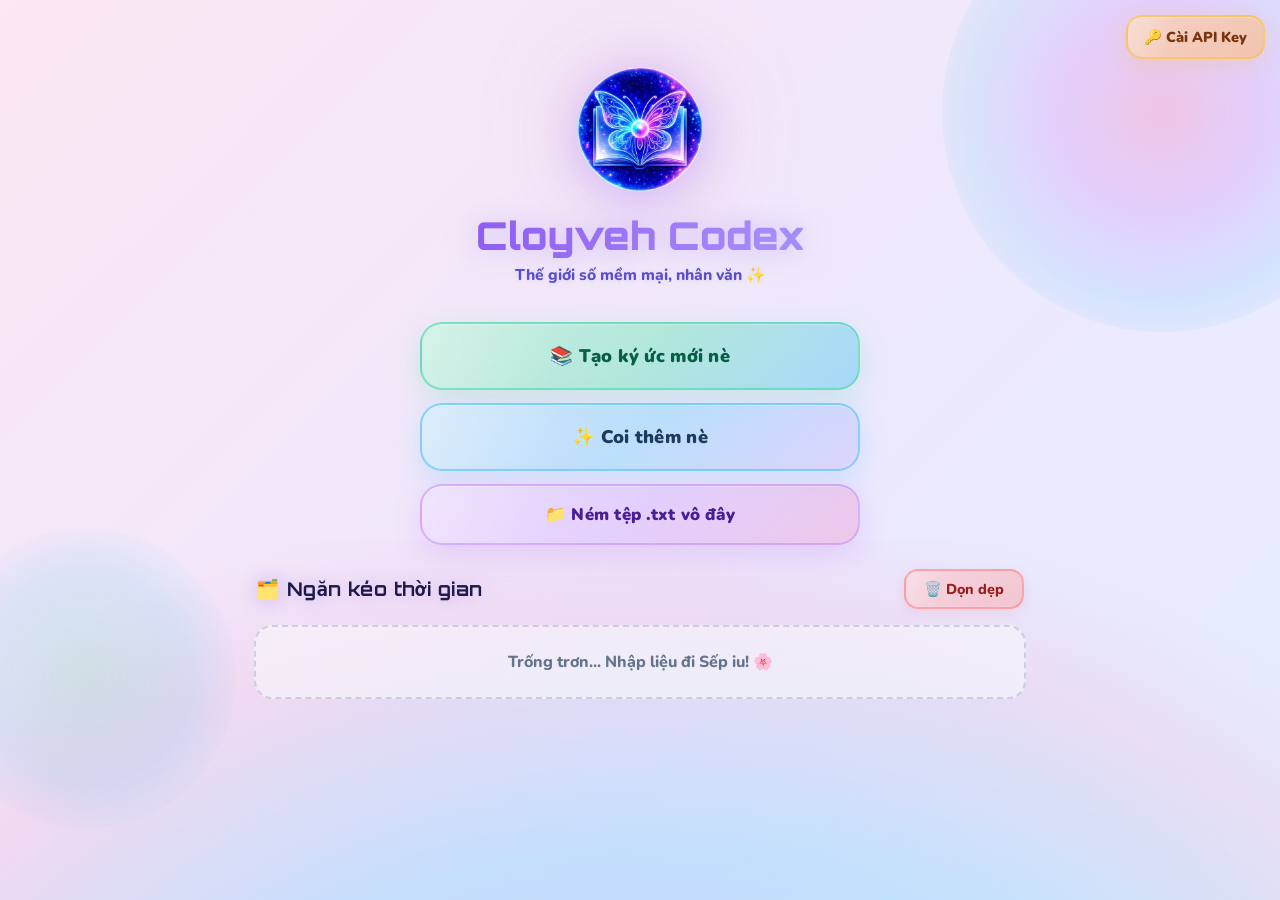
<file: index.html>
<!DOCTYPE html>
<html lang="vi">
<head>
<meta charset="UTF-8">
<meta name="viewport" content="width=device-width, initial-scale=1.0, maximum-scale=1.0, user-scalable=no">
<title>Cloyveh Codex — Iridaprism V4.0</title>
<script>(function(){try{let c=JSON.parse(localStorage.getItem('Cloyveh_Theme'));if(c&&c.length>0){let g=c.length===1?`linear-gradient(135deg,${c[0]}dd,${c[0]},${c[0]}ee)`:`linear-gradient(135deg,${c.join(',')})`;let s=document.createElement('style');s.innerHTML=`body{background:${g}!important;background-size:300% 300%!important;animation:bgShift 25s ease infinite!important;}`;document.head.appendChild(s);}}catch(e){}})();</script>
<link rel="preconnect" href="https://fonts.googleapis.com">
<link href="https://fonts.googleapis.com/css2?family=Orbitron:wght@700;900&family=Nunito:wght@600;700;800;900&display=swap" rel="stylesheet">
<link rel="stylesheet" href="Base.css">
<style>
/* ── LAYOUT ── */
.app-wrap {
    width: 100%; max-width: 820px; margin: 0 auto;
    padding: 0 clamp(14px,3.5vw,24px) 70px;
    display: flex; flex-direction: column;
    gap: clamp(16px,4vw,24px);
    position: relative; z-index: 10;
}

/* ── HEADER ── */
header {
    text-align: center;
    padding: clamp(28px,7vw,50px) 0 clamp(6px,2vw,12px);
    animation: fadeDown .9s var(--silk);
}
.logo-img {
    width: clamp(120px,30vw,162px); height: auto;
    filter: drop-shadow(0 6px 24px rgba(167,139,250,.5))
            drop-shadow(0 0 48px rgba(244,114,182,.2));
    animation: float 6s ease-in-out infinite;
    margin-bottom: -6px;
}
h1 {
    font-family: 'Orbitron', monospace;
    font-size: clamp(1.45rem,5.5vw,2.4rem);
    font-weight: 900;
    background: linear-gradient(90deg,
        #7c3aed, #a78bfa, #38bdf8, #34d399,
        #f472b6, #c084fc, #7c3aed);
    background-size: 400% auto;
    -webkit-background-clip: text;
    -webkit-text-fill-color: transparent;
    background-clip: text;
    animation: shimmer 7s linear infinite;
    filter: drop-shadow(0 0 14px rgba(167,139,250,.5));
    line-height: 1.2; margin-bottom: 6px;
}
.subtitle {
    color: var(--ink3); font-weight: 800;
    font-size: clamp(.85rem,2.8vw,.98rem);
    opacity: .88;
    text-shadow: 0 1px 6px rgba(67,56,202,.1);
}

/* ── API KEY BUTTON ── */
.btn-apikey {
    position: fixed;
    top: clamp(10px,3vw,15px); right: clamp(10px,3vw,15px);
    z-index: 50;
    background: linear-gradient(135deg,
        rgba(254,215,170,.6), rgba(253,186,116,.58));
    backdrop-filter: blur(20px);
    border: 2px solid rgba(251,191,36,.5);
    color: #78350f; font-weight: 900;
    font-size: clamp(.76rem,2.5vw,.9rem);
    padding: 10px 16px; border-radius: 16px;
    box-shadow: 0 4px 22px rgba(251,191,36,.22),
                inset 0 1px 0 rgba(255,255,255,.3);
    will-change: transform, box-shadow;
    transform: translateZ(0);
    transition: transform .35s var(--silk), box-shadow .35s var(--silk);
}
.btn-apikey:hover {
    box-shadow: 0 0 14px rgba(251,191,36,.65),
                0 0 30px rgba(251,191,36,.3);
    transform: translateY(-2px) translateZ(0);
}
.btn-apikey:active {
    transform: scale(.93) translateZ(0) !important;
    transition: transform .07s var(--snap) !important;
}

/* ── ACTION BUTTONS ── */
.actions-row {
    display: flex; flex-direction: column;
    align-items: center; gap: 13px;
}
.btn-mega {
    width: 100%; max-width: 440px;
    padding: clamp(15px,4vw,20px) 30px;
    font-size: clamp(.98rem,3.5vw,1.14rem); font-weight: 900;
    border-radius: 22px;
    background: linear-gradient(135deg,
        rgba(167,243,208,.55), rgba(110,231,183,.48), rgba(56,189,248,.38));
    backdrop-filter: blur(22px);
    border: 2px solid rgba(52,211,153,.5);
    color: #065f46;
    box-shadow: 0 8px 30px rgba(52,211,153,.2),
                inset 0 1px 0 rgba(255,255,255,.3);
    will-change: transform, box-shadow;
    transform: translateZ(0);
    transition: transform .35s var(--silk), box-shadow .35s var(--silk);
    letter-spacing: .015em;
}
.btn-mega:hover {
    box-shadow: var(--gm), 0 10px 36px rgba(52,211,153,.28);
}
.btn-mega.blue {
    background: linear-gradient(135deg,
        rgba(186,230,253,.55), rgba(125,211,252,.45), rgba(196,181,253,.38));
    color: #1e3a5f;
    border-color: rgba(56,189,248,.5);
    box-shadow: 0 8px 30px rgba(56,189,248,.2),
                inset 0 1px 0 rgba(255,255,255,.3);
}
.btn-mega.blue:hover {
    box-shadow: var(--go), 0 10px 36px rgba(56,189,248,.28);
}

.file-label {
    width: 100%; max-width: 440px;
    padding: clamp(13px,3.5vw,17px) 32px;
    font-size: clamp(.93rem,3vw,1.05rem); font-weight: 900;
    border-radius: 22px;
    background: linear-gradient(135deg,
        rgba(233,213,255,.55), rgba(216,180,254,.48), rgba(244,114,182,.28));
    backdrop-filter: blur(22px);
    border: 2px solid rgba(192,132,252,.5);
    color: #4a1d96;
    box-shadow: 0 8px 30px rgba(168,85,247,.18),
                inset 0 1px 0 rgba(255,255,255,.3);
    cursor: pointer;
    display: flex; align-items: center; justify-content: center; gap: 8px;
    will-change: transform, box-shadow;
    transform: translateZ(0);
    transition: transform .35s var(--silk), box-shadow .35s var(--silk);
    letter-spacing: .015em;
    overflow: hidden; position: relative;
}
.file-label::after {
    content: '';
    position: absolute; inset: 0;
    background: linear-gradient(105deg,
        transparent 35%, rgba(255,255,255,.2) 50%, transparent 65%);
    background-size: 200% 100%;
    background-position: -100% 0;
    transition: background-position .5s var(--silk);
    pointer-events: none;
}
.file-label:hover::after { background-position: 200% 0; }
.file-label:hover { box-shadow: var(--gp); }
.file-label:active {
    transform: scale(.93) translateZ(0) !important;
    transition: transform .07s var(--snap) !important;
}
input[type=file] { display: none; }

/* ── VAULT SECTION ── */
.vault-header {
    display: flex; justify-content: space-between; align-items: center;
    padding: 0 2px; margin-bottom: 16px;
}
.vault-header h2 {
    font-family: 'Orbitron', monospace;
    color: var(--ink); font-weight: 700;
    font-size: clamp(.92rem,3.5vw,1.18rem);
    text-shadow: 0 0 20px rgba(124,58,237,.28);
    letter-spacing: .02em;
}
.btn-clear {
    background: linear-gradient(135deg,
        rgba(254,202,202,.55), rgba(252,165,165,.5));
    color: #991b1b; padding: 8px 18px;
    border: 2px solid rgba(248,113,113,.45);
    font-size: clamp(.78rem,2.5vw,.9rem);
    border-radius: 14px; font-weight: 800;
    box-shadow: 0 4px 12px rgba(239,68,68,.1);
    will-change: transform, box-shadow;
    transform: translateZ(0);
    transition: transform .35s var(--silk), box-shadow .35s var(--silk);
}
.btn-clear:hover {
    box-shadow: 0 0 12px rgba(239,68,68,.55),
                0 0 28px rgba(239,68,68,.25);
}

/* ── MEMORY CARDS ── */
.memory-list {
    display: flex; flex-direction: column;
    gap: 14px; padding-bottom: 20px;
}
.memory-item {
    position: relative;
    display: flex; flex-direction: column; gap: 6px;
    padding: clamp(16px,4vw,22px) clamp(14px,4vw,22px);
    padding-right: 66px;
    background: linear-gradient(135deg,
        rgba(238,232,255,.65), rgba(219,234,254,.58), rgba(236,252,255,.6));
    border: 1.5px solid rgba(196,181,253,.38);
    border-radius: 26px;
    box-shadow: var(--shadow-card);
    cursor: pointer;
    will-change: transform, box-shadow;
    transform: translateZ(0);
    transition: transform .38s var(--silk), box-shadow .38s var(--silk);
    overflow: hidden;
}

/* Rainbow top accent */
.memory-item::before {
    content: ''; position: absolute;
    top: 0; left: 0; right: 0; height: 3px;
    background: linear-gradient(90deg,
        #7c3aed,#c084fc,#38bdf8,#34d399,#f472b6,#fbbf24,#7c3aed);
    background-size: 400% auto;
    animation: borderFlow 6s linear infinite;
    border-radius: 26px 26px 0 0;
}

/* Shimmer overlay on hover */
.memory-item::after {
    content: '';
    position: absolute; inset: 0;
    background: linear-gradient(105deg,
        transparent 30%,
        rgba(255,255,255,.12) 50%,
        transparent 70%);
    background-size: 250% 100%;
    background-position: -100% 0;
    border-radius: 26px;
    transition: background-position .6s var(--silk);
    pointer-events: none;
}
.memory-item:hover::after { background-position: 200% 0; }

.memory-item:hover {
    transform: translateY(-5px) translateZ(0) !important;
    box-shadow: var(--shadow-card-hover);
}
.memory-item:active {
    transform: scale(.96) translateZ(0) !important;
    transition: transform .08s var(--snap) !important;
}

.mem-date {
    font-size: clamp(.74rem,2.4vw,.84rem);
    color: var(--v); font-weight: 700; opacity: .88;
    letter-spacing: .01em;
}
.mem-title {
    font-size: clamp(.98rem,3.5vw,1.16rem);
    color: var(--ink); font-weight: 900;
    white-space: nowrap; overflow: hidden;
    text-overflow: ellipsis;
    text-shadow: 0 1px 4px rgba(124,58,237,.08);
}
.mem-del {
    position: absolute; top: 50%; right: 14px;
    transform: translateY(-50%);
    background: linear-gradient(135deg,
        rgba(254,202,202,.88), rgba(252,165,165,.82));
    border: 2px solid rgba(248,113,113,.5);
    border-radius: 14px; color: #991b1b;
    width: clamp(36px,9vw,42px); height: clamp(36px,9vw,42px);
    font-size: 1.1rem; font-weight: 900;
    box-shadow: 0 3px 12px rgba(239,68,68,.16);
    will-change: transform, box-shadow;
    transition: transform .3s var(--silk), box-shadow .3s var(--silk);
}
.mem-del:hover {
    box-shadow: 0 0 14px rgba(239,68,68,.65) !important;
    transform: translateY(-50%) scale(1.1) translateZ(0) !important;
}
.mem-del:active {
    transform: translateY(-50%) scale(.9) translateZ(0) !important;
    transition: transform .07s var(--snap) !important;
}

/* ── MODALS ── */
.overlay-bg {
    position: fixed; inset: 0; z-index: 100;
    opacity: 0; visibility: hidden;
    background: rgba(20,15,55,.48);
    backdrop-filter: blur(16px) saturate(1.4);
    -webkit-backdrop-filter: blur(16px) saturate(1.4);
    display: flex; justify-content: center; align-items: center;
    padding: 16px;
    transition: opacity .3s var(--silk), visibility .3s;
    will-change: opacity;
}
.overlay-bg.active { opacity: 1; visibility: visible; }

.modal-box {
    width: 100%; max-width: 440px;
    border-radius: 30px;
    padding: clamp(22px,6vw,28px) clamp(16px,5vw,24px);
    background: linear-gradient(148deg,
        rgba(238,232,255,.95), rgba(224,242,254,.92), rgba(236,253,245,.95));
    border: 2px solid rgba(196,181,253,.5);
    backdrop-filter: blur(40px);
    box-shadow: var(--shadow-modal);
    display: flex; flex-direction: column; gap: 13px;
    transform: scale(.85) translateY(30px) translateZ(0);
    opacity: 0;
    transition: transform .42s var(--spring), opacity .3s var(--silk);
    will-change: transform, opacity;
}
.overlay-bg.active .modal-box {
    transform: scale(1) translateY(0) translateZ(0);
    opacity: 1;
}
.modal-box h3 {
    font-family: 'Orbitron', monospace; color: var(--ink);
    text-align: center; font-size: clamp(1rem,4vw,1.28rem);
    font-weight: 700; letter-spacing: .02em;
    text-shadow: 0 0 18px rgba(124,58,237,.2);
}

.mrow { display: flex; gap: 10px; }
.mbtn {
    padding: 13px; border-radius: 16px;
    font-weight: 900; font-size: .97rem;
    background: linear-gradient(135deg,
        rgba(238,242,255,.85), rgba(224,242,254,.8));
    color: var(--ink);
    border: 1.5px solid rgba(196,181,253,.45);
    box-shadow: 0 3px 12px rgba(99,102,241,.09),
                inset 0 1px 0 rgba(255,255,255,.4);
    cursor: pointer; touch-action: manipulation;
    will-change: transform, box-shadow;
    transform: translateZ(0);
    transition: transform .3s var(--silk), box-shadow .3s var(--silk);
    width: 100%;
}
.mbtn:active { transform: scale(.93) translateZ(0) !important; }
.mbtn:hover { box-shadow: 0 0 14px rgba(192,132,252,.5); }
.mbtn-del {
    background: linear-gradient(135deg,
        rgba(254,202,202,.88), rgba(252,165,165,.82)) !important;
    color: #991b1b !important;
    border-color: rgba(248,113,113,.5) !important;
}
.mbtn-del:hover {
    box-shadow: 0 0 12px rgba(239,68,68,.55) !important;
}

/* ── TAB ROW ── */
.tab-row {
    display: flex; gap: 6px;
    background: rgba(238,242,255,.64);
    padding: 5px; border-radius: 16px;
    border: 1.5px solid rgba(196,181,253,.38);
}
.tab-btn {
    flex: 1; padding: 10px 0; border-radius: 12px;
    background: transparent; font-weight: 800;
    color: var(--ink3); border: none !important;
    box-shadow: none !important; cursor: pointer;
    font-size: .9rem; touch-action: manipulation;
    transition: background .3s var(--silk), color .2s, box-shadow .3s;
    will-change: transform; transform: translateZ(0);
}
.tab-btn.active {
    background: linear-gradient(135deg,
        rgba(238,242,255,.92), rgba(224,242,254,.88)) !important;
    color: var(--v) !important;
    box-shadow: 0 4px 14px rgba(99,102,241,.18) !important;
}

/* ── MISC ── */
.session-item {
    background: linear-gradient(135deg,
        rgba(238,242,255,.64), rgba(224,242,254,.58));
    border: 1.5px solid rgba(196,181,253,.38);
    border-radius: 20px; padding: 15px; margin-bottom: 10px;
}
.session-name {
    font-size: .88rem; color: var(--ink2);
    font-weight: 700; line-height: 1.5;
}
.saved-list {
    max-height: calc(100vh - 240px);
    overflow-y: auto; padding: 0 4px 10px;
}
.mini-input {
    width: 100%;
    background: linear-gradient(135deg,
        rgba(243,232,255,.65), rgba(238,232,255,.58));
    border: 2px solid rgba(196,181,253,.5);
    border-radius: 16px; padding: 11px 16px;
    font-size: .98rem; font-weight: 700;
    color: var(--ink); outline: none;
    transition: border-color .3s var(--silk), box-shadow .3s var(--silk);
    will-change: box-shadow; transform: translateZ(0);
}
.mini-input:focus {
    border-color: rgba(124,58,237,.65);
    box-shadow: 0 0 0 4px rgba(167,139,250,.18),
                0 4px 20px rgba(124,58,237,.1);
}
</style>
</head>
<body>
<!-- Bottom-left accent orb -->
<div style="position:fixed;bottom:8vh;left:-5vw;width:clamp(160px,32vw,300px);height:clamp(160px,32vw,300px);background:radial-gradient(circle,rgba(52,211,153,.18) 0%,rgba(56,189,248,.13) 50%,transparent 75%);border-radius:50%;animation:orbPulse2 22s ease-in-out infinite;pointer-events:none;z-index:0;will-change:transform,opacity;"></div>

<button class="btn-apikey" onclick="openApiModal()">🔑 Cài API Key</button>

<div class="app-wrap">
  <header>
    <div>
      <img src="Logo167.png" alt="Logo" class="logo-img" onerror="this.style.display='none'">
      <h1>Cloyveh Codex</h1>
    </div>
    <p class="subtitle">Thế giới số mềm mại, nhân văn ✨</p>
  </header>

  <div class="actions-row">
    <button class="btn-mega" onclick="location.href='TaoKyUc.html'">📚 Tạo ký ức mới nè</button>
    <button class="btn-mega blue" onclick="openMore()">✨ Coi thêm nè</button>
    <label class="file-label">📁 Ném tệp .txt vô đây<input type="file" id="fileInput" accept="*/*"></label>
  </div>

  <div>
    <div class="vault-header">
      <h2>🗂️ Ngăn kéo thời gian</h2>
      <button class="btn-clear" onclick="clearAll()">🗑️ Dọn dẹp</button>
    </div>
    <div class="memory-list" id="memList"></div>
  </div>
</div>

<!-- MORE MODAL -->
<div class="overlay-bg" id="moreModal">
  <div class="modal-box">
    <h3>✨ Khám phá thêm</h3>
    <button class="mbtn" style="background:linear-gradient(135deg,rgba(167,243,208,.55),rgba(110,231,183,.5));color:#065f46;border-color:rgba(52,211,153,.5);" onclick="go('KhoLuu.html')">🗄️ Kho Lưu Trữ Tối Mật</button>
    <button class="mbtn" style="background:linear-gradient(135deg,#c4b5fd,#a78bfa,#7c3aed);color:rgba(245,240,255,.97);border:none;" onclick="go('mamau.html')">🌈 Ống kính Linh Ly</button>
    <button class="mbtn" style="background:linear-gradient(135deg,#67e8f9,#22d3ee,#0891b2);color:#082f49;border:none;" onclick="go('Tim.html')">🔍 Kính chiếu yêu (Tìm)</button>
    <button class="mbtn" style="background:linear-gradient(135deg,#c084fc,#a855f7,#7c3aed);color:rgba(245,240,255,.97);border:none;" onclick="go('Studio.html')">🎨 Studio Sáng Tạo</button>
    <button class="mbtn mbtn-del" onclick="closeMore()">Đóng</button>
  </div>
</div>

<!-- API KEY -->
<div class="overlay-bg" id="apiModal">
  <div class="modal-box" style="background:linear-gradient(148deg,rgba(254,240,138,.97),rgba(253,224,71,.92));border-color:rgba(251,191,36,.55)">
    <h3 style="color:#451a03">Nhập API Key vào đây nè</h3>
    <div style="position:relative">
      <input type="password" id="apiKeyVal" class="mini-input" placeholder="API Key............." style="border-color:rgba(251,191,36,.58);padding-right:50px">
      <button onclick="toggleApiEye()" id="eyeBtn" style="position:absolute;right:12px;top:50%;transform:translateY(-50%);background:none;border:none;cursor:pointer;font-size:1.3rem;color:#78350f;transition:transform .2s var(--spring)">👁️</button>
    </div>
    <div class="mrow">
      <button class="mbtn mbtn-del" onclick="document.getElementById('apiModal').classList.remove('active')">Đóng</button>
      <button class="mbtn" style="background:linear-gradient(135deg,#67e8f9,#22d3ee,#0891b2);color:#082f49;border:none;" onclick="saveApi()">Lưu</button>
    </div>
  </div>
</div>

<div class="toast" id="toast">✨ Thông báo</div>
<script>
const MK='Cloyveh_Codex_V2',AK='Cloyveh_API_Key';
function getM(){return JSON.parse(localStorage.getItem(MK)||'[]');}
function setM(m){localStorage.setItem(MK,JSON.stringify(m));}
function toast(msg){const t=document.getElementById('toast');t.textContent=msg;t.classList.add('show');clearTimeout(t._t);t._t=setTimeout(()=>t.classList.remove('show'),2500);}
function go(url){closeMore();location.href=url;}
function renderMemory(){
    const list=document.getElementById('memList'),mems=getM();
    if(!mems.length){list.innerHTML='<div style="text-align:center;padding:24px;font-weight:800;color:#64748b;background:rgba(248,250,252,.55);border-radius:18px;border:2px dashed rgba(148,163,184,.4)">Trống trơn... Nhập liệu đi Sếp iu! 🌸</div>';return;}
    list.innerHTML='';
    mems.forEach(m=>{
        const d=document.createElement('div');
        d.className='memory-item';d.onclick=()=>openEdit(m.id);
        d.innerHTML=`<button class="mem-del" onclick="delMem(event,${m.id})">✕</button><div class="mem-date">${m.date} • ${m.time}</div><div class="mem-title">${m.title.replace(/</g,'&lt;')}</div>`;
        list.appendChild(d);
    });
}
function openEdit(id){sessionStorage.setItem('CC_EditId',id);location.href='CapNhat.html';}
function delMem(e,id){e.stopPropagation();setM(getM().filter(m=>m.id!==id));renderMemory();toast('Đã bay màu! 💨');}
function clearAll(){if(!getM().length)return;if(confirm('Xóa trắng bóc luôn hả Sếp? 💔')){localStorage.removeItem(MK);renderMemory();}}
document.getElementById('fileInput').addEventListener('change',function(e){
    const file=e.target.files[0];if(!file)return;
    const r=new FileReader();
    r.onload=function(ev){const mems=getM(),now=new Date();mems.unshift({id:Date.now(),title:file.name,content:ev.target.result,date:`${now.getDate()}/${now.getMonth()+1}/${now.getFullYear()}`,time:`${now.getHours()}:${now.getMinutes()}`});setM(mems);renderMemory();toast('Đã nạp file! 📁');};
    r.readAsText(file,'utf-8');e.target.value='';
});
function openMore(){document.getElementById('moreModal').classList.add('active');}
function closeMore(){document.getElementById('moreModal').classList.remove('active');}
function openApiModal(){document.getElementById('apiKeyVal').value=localStorage.getItem(AK)||'';document.getElementById('apiModal').classList.add('active');}
function saveApi(){localStorage.setItem(AK,document.getElementById('apiKeyVal').value.trim());toast('Ghim API Key rùi Nữ Vương! 💅');document.getElementById('apiModal').classList.remove('active');}
function toggleApiEye(){const i=document.getElementById('apiKeyVal'),b=document.getElementById('eyeBtn');if(i.type==='password'){i.type='text';b.textContent='🙈';}else{i.type='password';b.textContent='👁️';}}
window.onload=renderMemory;
</script>
</body>
</html>
</file>
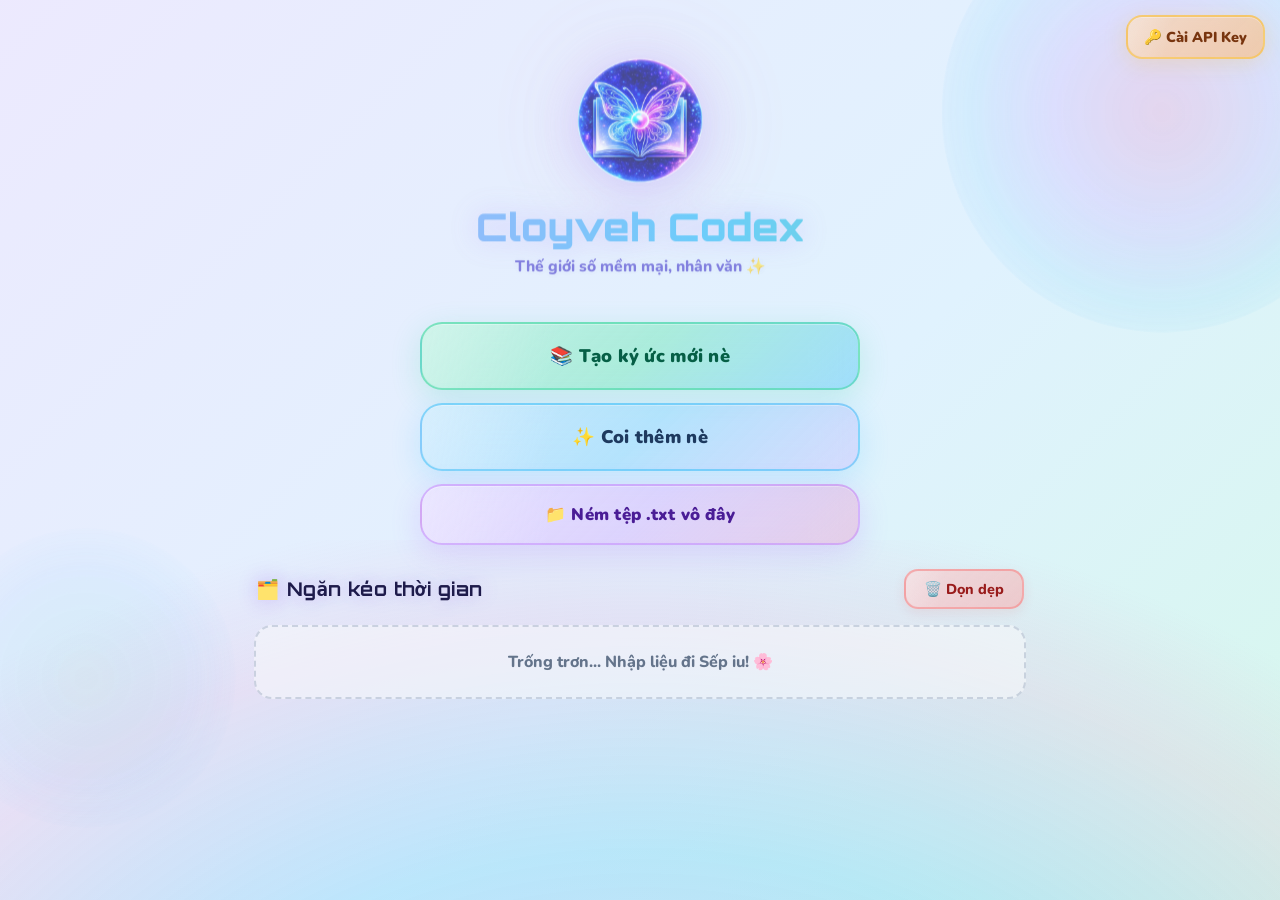
<file: CapNhat.html>
<!DOCTYPE html>
<html lang="vi">
<head>
<meta charset="UTF-8">
<meta name="viewport" content="width=device-width, initial-scale=1.0, maximum-scale=1.0, user-scalable=no">
<title>Xem & Cập Nhật 📝</title>
<script>(function(){try{let c=JSON.parse(localStorage.getItem('Cloyveh_Theme'));if(c&&c.length>0){let g=c.length===1?`linear-gradient(135deg,${c[0]}dd,${c[0]},${c[0]}ee)`:`linear-gradient(135deg,${c.join(',')})`;let s=document.createElement('style');s.innerHTML=`body{background:${g}!important;background-size:300% 300%!important;animation:bgShift 25s ease infinite!important;}`;document.head.appendChild(s);}}catch(e){}})();</script>
<link rel="preconnect" href="https://fonts.googleapis.com">
<link href="https://fonts.googleapis.com/css2?family=Orbitron:wght@700;900&family=Nunito:wght@600;700;800;900&display=swap" rel="stylesheet">
<link rel="stylesheet" href="Base.css">
<style>
body { display: flex; flex-direction: column; min-height: 100vh; }
.page-wrap { flex: 1; display: flex; flex-direction: column; gap: 14px; }

/* ── CONTENT DISPLAY ── */
.content-display {
    background: linear-gradient(135deg,
        rgba(238,242,255,.65), rgba(219,234,254,.58));
    border: 2px solid rgba(165,180,252,.5);
    border-radius: 24px;
    padding: 20px 22px;
    font-size: clamp(.98rem,3.2vw,1.08rem);
    font-weight: 600; color: var(--ink); line-height: 1.72;
    white-space: pre-wrap; word-wrap: break-word;
    box-shadow: 0 6px 24px rgba(99,102,241,.08),
                inset 0 1px 0 rgba(255,255,255,.45);
    max-height: 38vh; overflow-y: auto;
    will-change: transform; transform: translateZ(0);
    transition: max-height .4s var(--silk);
}

/* ── TOGGLE BUTTON ── */
.btn-toggle {
    background: linear-gradient(135deg,#e0e7ff,#c7d2fe,#ddd6fe);
    color: #3730a3;
    border: 1.5px solid rgba(165,180,252,.65);
    padding: 9px 28px; border-radius: 24px;
    font-weight: 900; font-size: clamp(.86rem,3vw,.97rem);
    align-self: center;
    box-shadow: 0 4px 14px rgba(99,102,241,.1),
                inset 0 1px 0 rgba(255,255,255,.4);
    will-change: transform, box-shadow;
    transform: translateZ(0);
    transition: transform .3s var(--silk), box-shadow .3s var(--silk);
}
.btn-toggle:hover { box-shadow: var(--gp); }

/* ── 3-COLUMN ACTION GRID ── */
.action-3 {
    display: grid; grid-template-columns: 1fr 1fr 1fr; gap: 11px;
}

.action-btn {
    padding: clamp(13px,3.5vw,16px) 5px;
    font-weight: 900; border-radius: 18px;
    font-size: clamp(.82rem,2.5vw,.98rem);
    cursor: pointer;
    display: flex; align-items: center; justify-content: center;
    flex-direction: column; gap: 4px;
    touch-action: manipulation;
    will-change: transform, box-shadow;
    transform: translateZ(0);
    transition: transform .35s var(--silk), box-shadow .35s var(--silk);
    border: 2px solid transparent;
    line-height: 1.3;
    text-align: center;
}
.action-btn:active {
    transform: scale(.91) translateZ(0) !important;
    transition: transform .07s var(--snap) !important;
}

.btn-update {
    background: linear-gradient(135deg,#5eead4,#2dd4bf,#0d9488) !important;
    color: #042f2e !important;
    border-color: rgba(45,212,191,.65) !important;
    box-shadow: 0 8px 24px rgba(20,184,166,.3) !important;
}
.btn-update:hover { box-shadow: var(--gm) !important; }

.btn-talk {
    background: linear-gradient(135deg,#fbcfe8,#f472b6,#ec4899) !important;
    color: #500724 !important;
    border-color: rgba(244,114,182,.58) !important;
    box-shadow: 0 8px 24px rgba(244,114,182,.3) !important;
}
.btn-talk:hover { box-shadow: var(--gn) !important; }

.btn-chat2 {
    background: linear-gradient(135deg,#c4b5fd,#a78bfa,#7c3aed) !important;
    color: rgba(255,255,255,.96) !important;
    border-color: rgba(167,139,250,.65) !important;
    box-shadow: 0 8px 24px rgba(167,139,250,.35) !important;
}
.btn-chat2:hover { box-shadow: var(--gp) !important; }

/* ── CLOSE BUTTON ── */
.btn-close-mem {
    width: 100%; padding: 15px;
    background: linear-gradient(135deg,
        rgba(226,232,240,.75), rgba(203,213,225,.65));
    color: #374151;
    border: 2px solid rgba(148,163,184,.45);
    border-radius: 18px;
    font-weight: 900; font-size: .98rem;
    cursor: pointer; touch-action: manipulation;
    box-shadow: 0 4px 14px rgba(100,116,139,.1),
                inset 0 1px 0 rgba(255,255,255,.4);
    will-change: transform, box-shadow;
    transform: translateZ(0);
    transition: transform .35s var(--silk), box-shadow .35s var(--silk);
}
.btn-close-mem:hover {
    box-shadow: 0 6px 20px rgba(100,116,139,.2);
}

/* ── EDIT MODE BUTTONS ── */
.btn-save-edit {
    background: linear-gradient(135deg,#6ee7b7,#34d399,#10b981) !important;
    color: #022c22 !important;
    border: 2px solid rgba(52,211,153,.58) !important;
    box-shadow: 0 8px 24px rgba(16,185,129,.3) !important;
}
.btn-save-edit:hover { box-shadow: var(--gm) !important; }

.btn-cancel-edit {
    background: linear-gradient(135deg,#fca5a5,#f87171,#ef4444) !important;
    color: #450a0a !important;
    border: 2px solid rgba(248,113,113,.58) !important;
    box-shadow: 0 8px 24px rgba(239,68,68,.28) !important;
}
.btn-cancel-edit:hover {
    box-shadow: 0 0 14px rgba(239,68,68,.65) !important;
}

/* Textarea edit wrap glow */
.textarea-wrap-edit {
    position: relative;
}
.textarea-wrap-edit::before {
    content: '';
    position: absolute; inset: -2px;
    border-radius: 26px;
    background: linear-gradient(135deg,#7c3aed,#38bdf8,#34d399);
    background-size: 300% auto;
    animation: borderFlow 5s linear infinite;
    opacity: 0;
    transition: opacity .4s var(--silk);
    z-index: -1; pointer-events: none;
}
.textarea-wrap-edit:focus-within::before { opacity: .3; }
</style>
</head>
<body>
<!-- Ambient orb -->
<div style="position:fixed;bottom:15vh;right:-5vw;width:clamp(160px,30vw,280px);height:clamp(160px,30vw,280px);background:radial-gradient(circle,rgba(52,211,153,.16) 0%,rgba(56,189,248,.1) 55%,transparent 75%);border-radius:50%;animation:orbPulse2 22s ease-in-out infinite;pointer-events:none;z-index:0;will-change:transform,opacity;"></div>

<div class="topbar" id="topbar">
    <a href="index.html" class="btn-back" id="backBtn">← Về Kho</a>
    <div class="topbar-title" id="topTitle">Xem Ký Ức 📖</div>
    <button class="btn-icon btn-icon-save" id="saveEditBtn" style="display:none" onclick="saveEdit()">Lưu</button>
</div>

<div class="page-wrap">
    <input type="text" id="titleInput" class="glass-input" placeholder="Tên ký ức..." readonly>

    <!-- VIEW MODE -->
    <div id="viewSection">
        <div class="content-display" id="contentDisplay"></div>
        <button class="btn-toggle" id="toggleBtn" onclick="toggleExpand()" style="display:none;margin:10px auto 0;">Hiện toàn bộ</button>
        <div class="action-3" style="margin-top:12px;">
            <button class="action-btn btn-update" onclick="enterEdit()">✏️<span>Cập nhật</span></button>
            <button class="action-btn btn-talk"   onclick="goTalk()">🎙️<span>Nói</span></button>
            <button class="action-btn btn-chat2"  onclick="goChat()">💬<span>Chat</span></button>
        </div>
        <button class="btn-close-mem" style="margin-top:4px;" onclick="location.href='index.html'">Đóng</button>
    </div>

    <!-- EDIT MODE -->
    <div id="editSection" style="display:none;flex-direction:column;gap:13px;">
        <div class="textarea-wrap-edit">
            <textarea id="contentEdit" class="glass-textarea"
                      style="height:clamp(200px,42vw,340px)"
                      placeholder="Nội dung..."></textarea>
        </div>
        <div style="display:grid;grid-template-columns:1fr 1fr;gap:13px;">
            <button class="action-btn btn-save-edit" onclick="saveEdit()">💾 Hay đổi ko nào</button>
            <button class="action-btn btn-cancel-edit" onclick="cancelEdit()">✕ Đóng</button>
        </div>
    </div>
</div>

<div class="toast" id="toast">✨ Thông báo</div>
<script>
const MK='Cloyveh_Codex_V2';
let memId=null,isExpanded=false;
function getM(){return JSON.parse(localStorage.getItem(MK)||'[]');}
function setM(m){localStorage.setItem(MK,JSON.stringify(m));}
function toast(msg){const t=document.getElementById('toast');t.textContent=msg;t.classList.add('show');clearTimeout(t._t);t._t=setTimeout(()=>t.classList.remove('show'),2500);}

function init(){
    const id=sessionStorage.getItem('CC_EditId');
    if(!id){location.href='index.html';return;}
    memId=parseInt(id);
    const mem=getM().find(m=>m.id===memId);
    if(!mem){location.href='index.html';return;}
    document.getElementById('titleInput').value=mem.title;
    const disp=document.getElementById('contentDisplay');
    disp.textContent=mem.content;
    /* Show toggle if content is long */
    if(mem.content.length>300){
        disp.style.maxHeight='38vh';
        document.getElementById('toggleBtn').style.display='block';
    } else {
        disp.style.maxHeight='none';
    }
}

function toggleExpand(){
    const disp=document.getElementById('contentDisplay');
    const btn=document.getElementById('toggleBtn');
    isExpanded=!isExpanded;
    disp.style.maxHeight=isExpanded?'none':'38vh';
    btn.textContent=isExpanded?'Thu lại':'Hiện toàn bộ';
}

function enterEdit(){
    const mem=getM().find(m=>m.id===memId);
    if(!mem)return;
    document.getElementById('titleInput').readOnly=false;
    document.getElementById('contentEdit').value=mem.content;
    document.getElementById('viewSection').style.display='none';
    document.getElementById('editSection').style.display='flex';
    document.getElementById('saveEditBtn').style.display='block';
    document.getElementById('topTitle').textContent='✏️ Chỉnh Sửa';
}

function saveEdit(){
    const title=document.getElementById('titleInput').value.trim()||'Ký ức êm đềm ☁️';
    const content=document.getElementById('contentEdit').value.trim();
    if(!content){toast('Trống rỗng rùi sếp ơi! ⚠️');return;}
    const mems=getM();
    const idx=mems.findIndex(m=>m.id===memId);
    if(idx!==-1){mems[idx].title=title;mems[idx].content=content;setM(mems);}
    toast('Đã cập nhật siêu mượt! ✨');
    setTimeout(()=>init(),300);
    cancelEdit();
}

function cancelEdit(){
    document.getElementById('titleInput').readOnly=true;
    document.getElementById('viewSection').style.display='block';
    document.getElementById('editSection').style.display='none';
    document.getElementById('saveEditBtn').style.display='none';
    document.getElementById('topTitle').textContent='Xem Ký Ức 📖';
    init();
}

function goChat(){
    const mem=getM().find(m=>m.id===memId);
    if(mem){sessionStorage.setItem('CC_ChatCtx',JSON.stringify({title:mem.title,content:mem.content,mode:'normal'}));}
    location.href='Chat.html';
}

function goTalk(){
    const mem=getM().find(m=>m.id===memId);
    if(mem){sessionStorage.setItem('CC_TalkCtx',JSON.stringify({title:mem.title,content:mem.content}));}
    location.href='Noi.html';
}

window.onload=init;
</script>
</body>
</html>
</file>
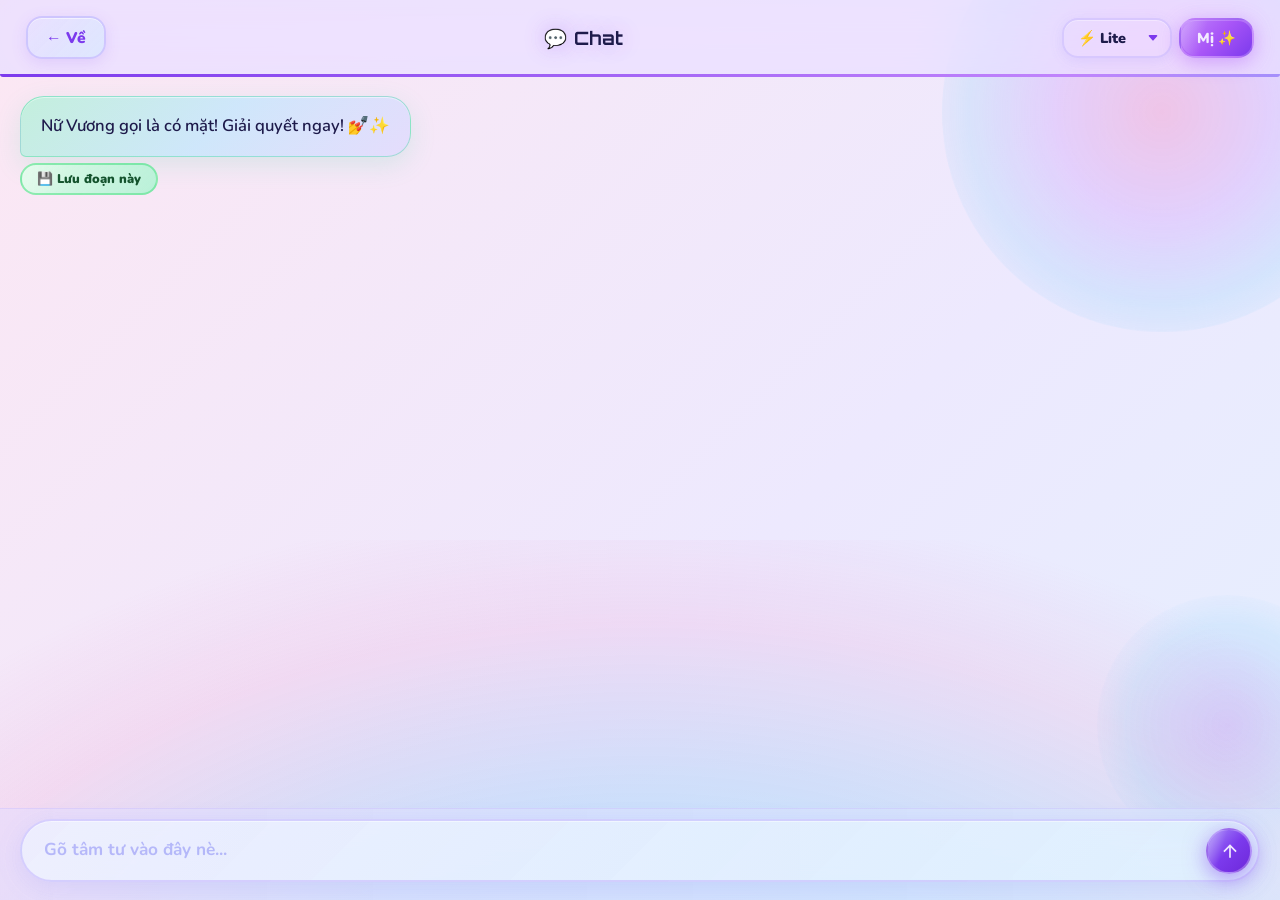
<file: Chat.html>
<!DOCTYPE html>
<html lang="vi">
<head>
<meta charset="UTF-8">
<meta name="viewport" content="width=device-width, initial-scale=1.0, maximum-scale=1.0, user-scalable=no">
<title>Chat 💬</title>
<script>(function(){try{let c=JSON.parse(localStorage.getItem('Cloyveh_Theme'));if(c&&c.length>0){let g=c.length===1?`linear-gradient(135deg,${c[0]}dd,${c[0]},${c[0]}ee)`:`linear-gradient(135deg,${c.join(',')})`;let s=document.createElement('style');s.innerHTML=`body{background:${g}!important;background-size:300% 300%!important;animation:bgShift 25s ease infinite!important;}`;document.head.appendChild(s);}}catch(e){}})();</script>
<link rel="preconnect" href="https://fonts.googleapis.com">
<link href="https://fonts.googleapis.com/css2?family=Orbitron:wght@700;900&family=Nunito:wght@600;700;800;900&display=swap" rel="stylesheet">
<link rel="stylesheet" href="Base.css">
<script src="Prompts.js"></script>
<script src="Lenh.js"></script>
<style>
body {
    display: flex; flex-direction: column;
    height: 100vh; overflow: hidden;
}
.topbar { flex-shrink: 0; }

.chat-wrap {
    flex: 1; display: flex;
    flex-direction: column; overflow: hidden;
    position: relative; z-index: 10;
}

.chat-body {
    flex: 1; overflow-y: auto;
    padding: clamp(14px,3.5vw,20px);
    display: flex; flex-direction: column;
    gap: 15px; scroll-behavior: smooth;
}

.chat-foot {
    flex-shrink: 0;
    padding: 10px clamp(12px,3vw,20px) clamp(12px,3vw,18px);
    background: linear-gradient(90deg,
        rgba(230,222,255,.55), rgba(218,232,254,.5));
    backdrop-filter: blur(24px);
    border-top: 1.5px solid rgba(196,181,253,.35);
    will-change: transform;
    transform: translateZ(0);
}

.pill {
    display: flex; align-items: flex-end; gap: 9px;
    background: linear-gradient(135deg,
        rgba(238,242,255,.8), rgba(224,242,254,.75));
    border: 2px solid rgba(196,181,253,.55);
    border-radius: 32px;
    padding: 6px 6px 6px 22px;
    box-shadow: 0 6px 26px rgba(99,102,241,.13),
                inset 0 1px 0 rgba(255,255,255,.45);
    will-change: box-shadow;
    transform: translateZ(0);
    transition: box-shadow .35s var(--silk), border-color .35s var(--silk);
}
.pill:focus-within {
    border-color: rgba(167,139,250,.7);
    box-shadow: 0 0 0 4px rgba(167,139,250,.18),
                0 6px 26px rgba(99,102,241,.18);
}

/* ── MODEL SELECTOR ── */
.model-pill {
    background: linear-gradient(90deg,
        rgba(186,230,253,.75), rgba(167,243,208,.68), rgba(233,213,255,.75));
    border: 2px solid rgba(196,181,253,.5);
    border-radius: 16px;
    padding: 8px 32px 8px 14px;
    font-weight: 900; color: var(--ink);
    font-size: clamp(.76rem,2.5vw,.9rem);
    cursor: pointer; white-space: nowrap;
    box-shadow: 0 3px 14px rgba(99,102,241,.12),
                inset 0 1px 0 rgba(255,255,255,.35);
    appearance: none; -webkit-appearance: none;
    background-image: url("data:image/svg+xml,%3Csvg xmlns='http://www.w3.org/2000/svg' width='12' height='12' fill='%237c3aed' viewBox='0 0 16 16'%3E%3Cpath d='M7.247 11.14L2.451 5.658C1.885 5.013 2.345 4 3.204 4h9.592a1 1 0 0 1 .753 1.659l-4.796 5.48a1 1 0 0 1-1.506 0z'/%3E%3C/svg%3E");
    background-repeat: no-repeat; background-position: right 11px center;
    will-change: box-shadow; transform: translateZ(0);
    transition: box-shadow .3s var(--silk), transform .3s var(--silk);
}
.model-pill:hover { box-shadow: var(--gp); transform: translateY(-1px) translateZ(0); }

.persona-btn {
    background: linear-gradient(135deg,#c084fc,#a855f7,#7c3aed);
    color: rgba(245,240,255,.97);
    padding: 8px 16px; border-radius: 16px;
    font-weight: 900; font-size: clamp(.76rem,2.5vw,.9rem);
    cursor: pointer; white-space: nowrap;
    box-shadow: 0 4px 20px rgba(168,85,247,.45),
                inset 0 1px 0 rgba(255,255,255,.2);
    will-change: transform, box-shadow; transform: translateZ(0);
    border: 2px solid rgba(255,255,255,.2);
    transition: box-shadow .3s var(--silk), transform .3s var(--silk);
}
.persona-btn:hover { box-shadow: var(--gp); }

/* ── CONTEXT BANNER ── */
.ctx-banner {
    background: linear-gradient(135deg,
        rgba(233,213,255,.6), rgba(186,230,253,.55));
    border: 1.5px dashed rgba(196,181,253,.55);
    border-radius: 18px;
    padding: 11px 18px;
    font-size: .86rem; font-weight: 700;
    color: var(--ink2); line-height: 1.55;
    flex-shrink: 0;
    margin: 8px clamp(12px,3vw,20px) 0;
    box-shadow: inset 0 1px 0 rgba(255,255,255,.35);
    animation: fadeDown .4s var(--silk);
}

/* ── OVERLAY ── */
.ov {
    position: fixed; inset: 0; z-index: 200;
    opacity: 0; visibility: hidden;
    background: rgba(20,15,55,.48);
    backdrop-filter: blur(18px) saturate(1.5);
    -webkit-backdrop-filter: blur(18px) saturate(1.5);
    display: flex; justify-content: center; align-items: center;
    padding: 16px;
    transition: opacity .3s var(--silk), visibility .3s;
    will-change: opacity;
}
.ov.active { opacity: 1; visibility: visible; }

.ov-box {
    width: 100%; max-width: 430px;
    border-radius: 28px;
    padding: clamp(20px,5vw,26px) clamp(16px,4.5vw,22px);
    background: linear-gradient(148deg,
        rgba(238,232,255,.95), rgba(224,242,254,.92));
    border: 2px solid rgba(196,181,253,.5);
    backdrop-filter: blur(40px);
    box-shadow: var(--shadow-modal);
    display: flex; flex-direction: column; gap: 11px;
    transform: scale(.85) translateY(24px) translateZ(0);
    opacity: 0;
    transition: transform .42s var(--spring), opacity .3s var(--silk);
    will-change: transform, opacity;
}
.ov.active .ov-box {
    transform: scale(1) translateY(0) translateZ(0);
    opacity: 1;
}
.ov-box h3 {
    font-family: 'Orbitron', monospace; color: var(--ink);
    text-align: center; font-size: clamp(.98rem,4vw,1.22rem);
    font-weight: 700; letter-spacing: .02em;
    text-shadow: 0 0 18px rgba(124,58,237,.22);
}

.ov-btn {
    padding: 13px; border-radius: 16px;
    font-weight: 900; font-size: .95rem;
    background: linear-gradient(135deg,
        rgba(238,242,255,.85), rgba(224,242,254,.8));
    color: var(--ink);
    border: 1.5px solid rgba(196,181,253,.45);
    box-shadow: 0 3px 12px rgba(99,102,241,.09),
                inset 0 1px 0 rgba(255,255,255,.4);
    cursor: pointer; touch-action: manipulation;
    will-change: transform, box-shadow;
    transform: translateZ(0);
    transition: transform .3s var(--silk), box-shadow .3s var(--silk);
    width: 100%;
}
.ov-btn:active { transform: scale(.93) translateZ(0) !important; }
.ov-btn:hover { box-shadow: 0 0 14px rgba(192,132,252,.5); }
.ov-btn-del {
    background: linear-gradient(135deg,
        rgba(254,202,202,.88), rgba(252,165,165,.82)) !important;
    color: #991b1b !important;
    border-color: rgba(248,113,113,.5) !important;
}
.ov-btn-del:hover {
    box-shadow: 0 0 12px rgba(239,68,68,.55) !important;
}

/* ── SENDING ANIMATION ── */
@keyframes sendingPulse {
    0%,100% { transform: scale(1) rotate(0deg) translateZ(0); }
    50% { transform: scale(1.08) rotate(180deg) translateZ(0); }
}
.btn-send.sending {
    animation: sendingPulse .8s ease-in-out infinite;
}
</style>
</head>
<body>
<!-- Ambient orb -->
<div style="position:fixed;bottom:5vh;right:-6vw;width:clamp(140px,28vw,260px);height:clamp(140px,28vw,260px);background:radial-gradient(circle,rgba(124,58,237,.16) 0%,rgba(56,189,248,.1) 55%,transparent 75%);border-radius:50%;animation:orbPulse2 20s ease-in-out infinite;pointer-events:none;z-index:0;will-change:transform,opacity;"></div>

<div class="topbar">
    <a href="javascript:goBack()" class="btn-back">← Về</a>
    <div class="topbar-title" id="chatTitle">💬 Chat</div>
    <div style="display:flex;gap:7px;align-items:center;">
        <select class="model-pill" id="modelSel">
            <option value="gemini-2.5-flash-lite">⚡ Lite</option>
            <option value="gemini-2.5-flash">🧠 Flash</option>
            <option value="gemini-3-flash-preview">💎 Pro</option>
        </select>
        <button class="persona-btn" id="personaBtn" onclick="openPersonaModal()">Mị ✨</button>
    </div>
</div>

<div class="ctx-banner" id="ctxBanner" style="display:none"></div>

<div class="chat-wrap">
    <div class="chat-body" id="chatBody"></div>
    <div class="chat-foot">
        <div class="pill">
            <textarea id="chatInput" class="chat-input" rows="1" placeholder="Gõ tâm tư vào đây nè..."></textarea>
            <button class="btn-send" onclick="send()" id="btnSend">
                <svg class="send-svg" viewBox="0 0 24 24"><path d="M4 12l1.41 1.41L11 7.83V20h2V7.83l5.58 5.59L20 12l-8-8-8 8z"/></svg>
            </button>
        </div>
    </div>
</div>

<!-- PERSONA MODAL -->
<div class="ov" id="personaModal">
  <div class="ov-box">
    <h3>🎭 Vui lòng chọn tính cách</h3>
    <button class="ov-btn" style="background:linear-gradient(135deg,#e9d5ff,#c4b5fd,#a78bfa);color:#1e0a3c;border:2px solid rgba(167,139,250,.58);" onclick="setPersn('Prompts.js','Mị (Mặc định)')">✨ Mị (Mặc định)</button>
    <button class="ov-btn" onclick="setPersn('Nana.js','Nana')">🌸 Nana</button>
    <button class="ov-btn" onclick="setPersn('Linlin.js','Linlin')">🌺 Linlin</button>
    <button class="ov-btn" onclick="setPersn('Lili.js','Lili')">🦋 Lili</button>
    <button class="ov-btn ov-btn-del" onclick="document.getElementById('personaModal').classList.remove('active')">Đóng</button>
  </div>
</div>

<div class="toast" id="toast">✨ Thông báo</div>
<script>
const AK='Cloyveh_API_Key',SK='Cloyveh_Saved_Chats';
let history=[],ctx=null,mode='normal',isSending=false;
let currentPersonaFile='Prompts.js';

function toast(msg){const t=document.getElementById('toast');t.textContent=msg;t.classList.add('show');clearTimeout(t._t);t._t=setTimeout(()=>t.classList.remove('show'),2500);}
function goBack(){const r=sessionStorage.getItem('CC_ChatFrom')||'index.html';sessionStorage.removeItem('CC_ChatCtx');sessionStorage.removeItem('CC_ChatFrom');location.href=r;}

function init(){
    const raw=sessionStorage.getItem('CC_ChatCtx');
    if(raw){
        ctx=JSON.parse(raw);
        mode=ctx.mode||'normal';
    }
    const from=sessionStorage.getItem('CC_ChatFrom')||'index.html';
    document.querySelector('.btn-back').textContent=from==='CapNhat.html'?'← Ký ức':'← Về';

    if(mode==='normal'&&ctx){
        document.getElementById('ctxBanner').style.display='block';
        document.getElementById('ctxBanner').textContent=`📂 Đang chat về: "${ctx.title}"`;
        document.getElementById('chatTitle').textContent='💬 Chat về ký ức';
        document.getElementById('chatInput').placeholder='Hỏi về ký ức này nè...';
        addMsg('ai','Nữ Vương gọi là có mặt! Giải quyết ngay! 💅✨');
    } else {
        addMsg('ai','Nữ Vương gọi là có mặt! Giải quyết ngay! 💅✨');
    }
    /* Load Prompts.js */
    loadScript('Prompts.js');
}

function loadScript(src){
    const old=document.getElementById('dynamicScript');
    if(old)old.remove();
    const s=document.createElement('script');
    s.id='dynamicScript'; s.src=src;
    document.head.appendChild(s);
}

function openPersonaModal(){document.getElementById('personaModal').classList.add('active');}
function setPersn(file,name){
    currentPersonaFile=file;
    loadScript(file);
    document.getElementById('personaBtn').textContent=name.split(' ')[0]+' ✨';
    document.getElementById('personaModal').classList.remove('active');
    toast(`Đã triệu hồi: ${name} 🎭`);
}

function addMsg(who,text){
    const body=document.getElementById('chatBody');
    if(who==='user'){
        const d=document.createElement('div');d.className='msg-user';d.textContent=text;body.appendChild(d);
    } else {
        const wrap=document.createElement('div');wrap.className='msg-wrap';
        const d=document.createElement('div');d.className='msg-ai';d.textContent=text;
        const btn=document.createElement('button');btn.className='btn-save-msg';btn.textContent='💾 Lưu đoạn này';
        btn.onclick=()=>{
            const saved=JSON.parse(localStorage.getItem(SK)||'[]');
            const now=new Date();
            saved.unshift({id:Date.now(),mode:'normal',text,date:`${now.getDate()}/${now.getMonth()+1}/${now.getFullYear()}`,time:`${now.getHours()}:${now.getMinutes()}`});
            localStorage.setItem(SK,JSON.stringify(saved));
            toast('Đã lưu! 💾');
        };
        wrap.appendChild(d);wrap.appendChild(btn);body.appendChild(wrap);
    }
    body.scrollTop=body.scrollHeight;
}

async function send(){
    const input=document.getElementById('chatInput');
    const text=input.value.trim();
    if(!text||isSending)return;
    const apiKey=localStorage.getItem(AK)||'';
    if(!apiKey){toast('Sếp chưa nhập API Key kìa! 🔑');return;}
    isSending=true;
    const btn=document.getElementById('btnSend');btn.style.opacity='.5';btn.disabled=true;
    addMsg('user',text);
    input.value='';input.style.height='';

    let sp=window.YEU_CAU_TRUNG_THUC||'Bạn là trợ lý AI hữu ích.';
    let userContent=text;
    if(mode==='normal'&&ctx&&ctx.content&&history.length===0){
        userContent=`[Thư mục: ${ctx.title}]\n[Nội dung tham khảo]: ${ctx.content}\n\n[Câu hỏi]: ${text}`;
    }
    history.push({role:'user',parts:[{text:userContent}]});

    const model=document.getElementById('modelSel').value;
    /* Typing */
    const tw=document.createElement('div');tw.className='msg-wrap';
    tw.innerHTML='<div class="msg-ai" style="opacity:.6">✨ Đang nghĩ...</div>';
    document.getElementById('chatBody').appendChild(tw);
    document.getElementById('chatBody').scrollTop=99999;

    try{
        const res=await fetch(`https://generativelanguage.googleapis.com/v1beta/models/${model}:generateContent?key=${apiKey}`,
            {method:'POST',headers:{'Content-Type':'application/json'},
             body:JSON.stringify({contents:history,systemInstruction:{parts:[{text:sp}]}})});
        const data=await res.json();
        if(data.error)throw new Error(data.error.message);
        const aiText=data.candidates[0].content.parts[0].text;
        history.push({role:'model',parts:[{text:aiText}]});
        tw.remove();
        addMsg('ai',aiText);
    }catch(err){
        tw.remove();
        const ew=document.createElement('div');ew.className='msg-wrap';
        ew.innerHTML=`<div class="msg-ai" style="color:#ef4444">❌ Lỗi: ${err.message}</div>`;
        document.getElementById('chatBody').appendChild(ew);
    }finally{
        isSending=false;btn.style.opacity='1';btn.disabled=false;
        document.getElementById('chatBody').scrollTop=99999;
    }
}

const ci=document.getElementById('chatInput');
ci.addEventListener('keydown',e=>{if(e.key==='Enter'&&!e.shiftKey){e.preventDefault();send();}});
ci.addEventListener('input',()=>{ci.style.height='auto';ci.style.height=Math.min(ci.scrollHeight,100)+'px';});
window.onload=init;
</script>
</body>
</html>
</file>
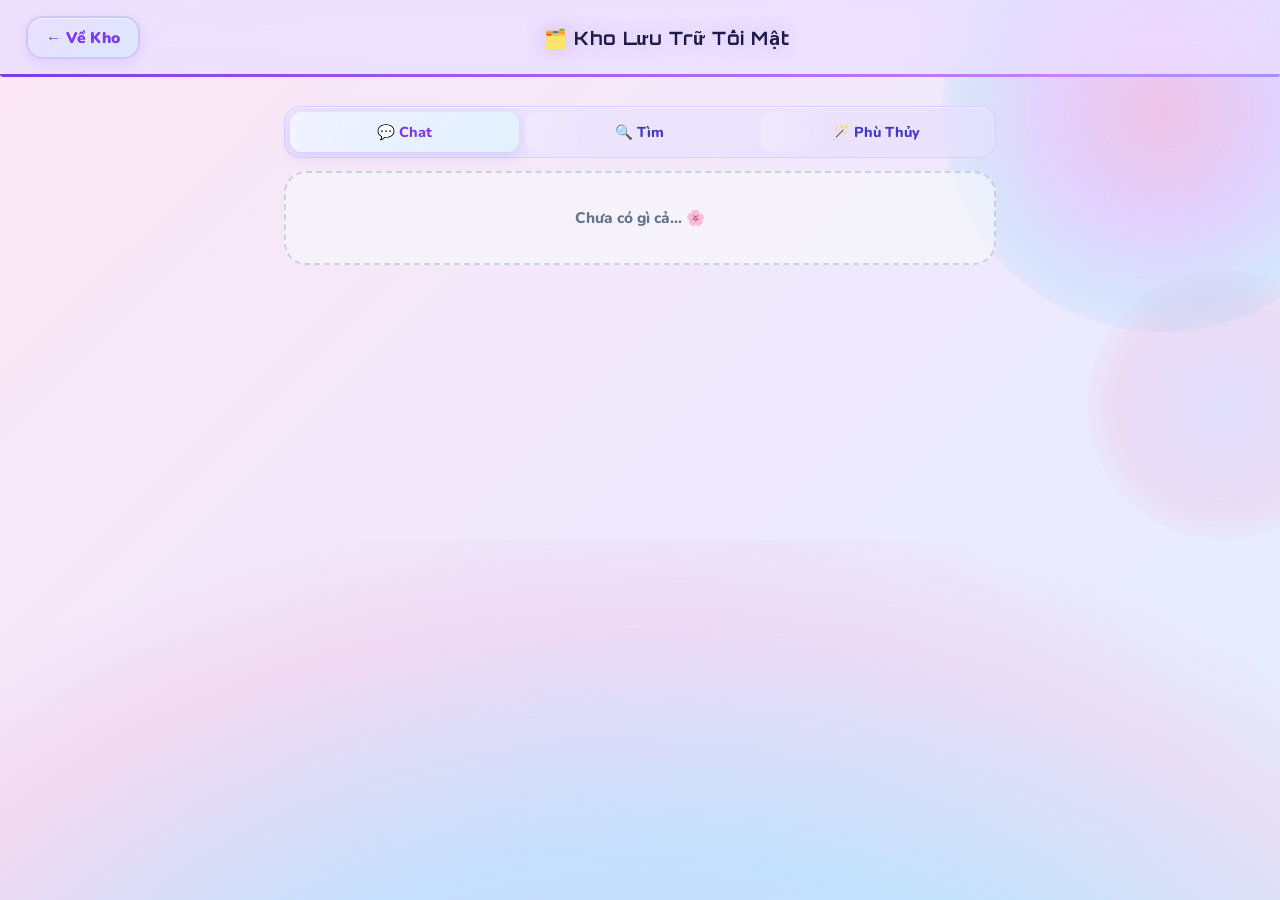
<file: KhoLuu.html>
<!DOCTYPE html>
<html lang="vi">
<head>
<meta charset="UTF-8">
<meta name="viewport" content="width=device-width, initial-scale=1.0, maximum-scale=1.0, user-scalable=no">
<title>Kho Lưu Trữ Tối Mật 🗂️</title>
<script>(function(){try{let c=JSON.parse(localStorage.getItem('Cloyveh_Theme'));if(c&&c.length>0){let g=c.length===1?`linear-gradient(135deg,${c[0]}dd,${c[0]},${c[0]}ee)`:`linear-gradient(135deg,${c.join(',')})`;let s=document.createElement('style');s.innerHTML=`body{background:${g}!important;background-size:300% 300%!important;animation:bgShift 25s ease infinite!important;}`;document.head.appendChild(s);}}catch(e){}})();</script>
<link rel="preconnect" href="https://fonts.googleapis.com">
<link href="https://fonts.googleapis.com/css2?family=Orbitron:wght@700;900&family=Nunito:wght@600;700;800;900&display=swap" rel="stylesheet">
<link rel="stylesheet" href="Base.css">
<style>
body { display: flex; flex-direction: column; min-height: 100vh; }
.page-wrap { flex: 1; display: flex; flex-direction: column; gap: 13px; }

/* ── TABS ── */
.tab-row {
    display: flex; gap: 6px;
    background: rgba(232,224,255,.65);
    padding: 5px; border-radius: 16px;
    border: 1.5px solid rgba(196,181,253,.4);
    box-shadow: inset 0 1px 0 rgba(255,255,255,.4);
}
.tab-btn {
    flex: 1; padding: 10px 0; border-radius: 12px;
    background: transparent; font-weight: 800;
    color: var(--ink3); border: none !important;
    cursor: pointer; font-size: .9rem;
    touch-action: manipulation;
    will-change: transform; transform: translateZ(0);
    transition: background .3s var(--silk), color .2s, box-shadow .3s;
}
.tab-btn:active {
    transform: scale(.93) translateZ(0) !important;
    transition: transform .07s var(--snap) !important;
}
.tab-btn.active {
    background: linear-gradient(135deg,
        rgba(238,242,255,.92), rgba(224,242,254,.88)) !important;
    color: var(--v) !important;
    box-shadow: 0 4px 14px rgba(99,102,241,.18) !important;
}

/* ── SAVED ITEMS ── */
.saved-list {
    display: flex; flex-direction: column;
    gap: 12px; padding-bottom: 28px;
}

.saved-item {
    background: linear-gradient(135deg,
        rgba(238,242,255,.65), rgba(224,242,254,.58));
    border: 1.5px solid rgba(196,181,253,.4);
    border-radius: 22px;
    padding: 16px 18px;
    box-shadow: var(--shadow-card);
    will-change: transform, box-shadow;
    transform: translateZ(0);
    transition: transform .38s var(--silk), box-shadow .38s var(--silk);
    overflow: hidden; position: relative;
}
.saved-item::before {
    content: '';
    position: absolute; top: 0; left: 0; right: 0; height: 2px;
    background: linear-gradient(90deg,#7c3aed,#38bdf8,#34d399,#f472b6);
    background-size: 300% auto;
    animation: borderFlow 6s linear infinite;
    border-radius: 22px 22px 0 0;
}
.saved-item:hover {
    transform: translateY(-3px) translateZ(0);
    box-shadow: var(--shadow-card-hover);
}

.saved-meta {
    font-size: .82rem; color: var(--ink3);
    font-weight: 700; margin-bottom: 8px;
    opacity: .88;
    letter-spacing: .01em;
}
.saved-text {
    font-size: .92rem; color: var(--ink2);
    font-weight: 600; line-height: 1.6;
    display: -webkit-box;
    -webkit-line-clamp: 4; -webkit-box-orient: vertical;
    overflow: hidden; margin-bottom: 12px;
}

/* ── ITEM ACTION BUTTONS ── */
.row-btns { display: flex; gap: 9px; }

.s-btn {
    padding: 8px 18px; border-radius: 16px;
    font-weight: 900; font-size: .84rem;
    cursor: pointer; touch-action: manipulation;
    will-change: transform, box-shadow;
    transform: translateZ(0);
    transition: box-shadow .3s var(--silk), transform .3s var(--silk);
    border: 2px solid transparent;
    box-shadow: 0 3px 10px rgba(0,0,0,.07),
                inset 0 1px 0 rgba(255,255,255,.35);
}
.s-btn:active {
    transform: scale(.91) translateZ(0) !important;
    transition: transform .07s var(--snap) !important;
}

.s-copy {
    background: linear-gradient(135deg,
        rgba(186,230,253,.85), rgba(167,243,208,.8));
    color: #064e3b;
    border-color: rgba(52,211,153,.4);
}
.s-copy:hover { box-shadow: var(--gm); }

.s-del {
    background: linear-gradient(135deg,
        rgba(254,202,202,.88), rgba(252,165,165,.82));
    color: #991b1b;
    border-color: rgba(248,113,113,.45);
}
.s-del:hover {
    box-shadow: 0 0 12px rgba(239,68,68,.55),
                0 0 26px rgba(239,68,68,.25);
}

/* ── EMPTY STATE ── */
.empty {
    text-align: center; padding: 32px 20px;
    font-weight: 800; color: #64748b;
    background: rgba(248,250,252,.58);
    border-radius: 22px;
    border: 2px dashed rgba(148,163,184,.42);
    font-size: .96rem; line-height: 1.7;
}
</style>
</head>
<body>
<!-- Vault ambient orb -->
<div style="position:fixed;top:30vh;right:-6vw;width:clamp(150px,30vw,270px);height:clamp(150px,30vw,270px);background:radial-gradient(circle,rgba(196,181,253,.2) 0%,rgba(244,114,182,.12) 55%,transparent 75%);border-radius:50%;animation:orbPulse 20s ease-in-out infinite;pointer-events:none;z-index:0;will-change:transform,opacity;"></div>

<div class="topbar">
    <a href="index.html" class="btn-back">← Về Kho</a>
    <div class="topbar-title">🗂️ Kho Lưu Trữ Tối Mật</div>
    <div style="width:60px"></div>
</div>

<div class="page-wrap">
    <div class="tab-row">
        <button class="tab-btn active" id="tab-normal" onclick="switchTab('normal')">💬 Chat</button>
        <button class="tab-btn" id="tab-search" onclick="switchTab('search')">🔍 Tìm</button>
        <button class="tab-btn" id="tab-prompt" onclick="switchTab('prompt')">🪄 Phù Thủy</button>
    </div>
    <div class="saved-list" id="savedList"></div>
</div>

<div class="toast" id="toast">✨ Thông báo</div>
<script>
const SK='Cloyveh_Saved_Chats';
let currentTab='normal';
function toast(msg){const t=document.getElementById('toast');t.textContent=msg;t.classList.add('show');clearTimeout(t._t);t._t=setTimeout(()=>t.classList.remove('show'),2500);}

function switchTab(mode){
    currentTab=mode;
    ['normal','search','prompt'].forEach(t=>{
        document.getElementById('tab-'+t).classList.toggle('active',t===mode);
    });
    render();
}

function render(){
    const list=document.getElementById('savedList');
    const saved=JSON.parse(localStorage.getItem(SK)||'[]').filter(s=>(s.mode||'normal')===currentTab);
    if(!saved.length){list.innerHTML='<div class="empty">Chưa có gì cả... 🌸</div>';return;}
    list.innerHTML='';
    saved.forEach(s=>{
        const d=document.createElement('div');d.className='saved-item';
        d.innerHTML=`<div class="saved-meta">${s.date} ${s.time}</div>
            <div class="saved-text">${(s.text||'').replace(/</g,'&lt;')}</div>
            <div class="row-btns">
                <button class="s-btn s-copy" onclick="copyItem(${JSON.stringify(s.text||'')})">📋 Copy</button>
                <button class="s-btn s-del" onclick="delItem(${s.id})">🗑️ Xóa</button>
            </div>`;
        list.appendChild(d);
    });
}

function copyItem(text){navigator.clipboard.writeText(text).then(()=>toast('Đã copy! 📋')).catch(()=>{const t=document.createElement('textarea');t.value=text;document.body.appendChild(t);t.select();document.execCommand('copy');document.body.removeChild(t);toast('Đã copy! 📋');});}

function delItem(id){
    const saved=JSON.parse(localStorage.getItem(SK)||'[]').filter(s=>s.id!==id);
    localStorage.setItem(SK,JSON.stringify(saved));
    render();toast('Đã xóa! 💨');
}

window.onload=render;
</script>
</body>
</html>
</file>
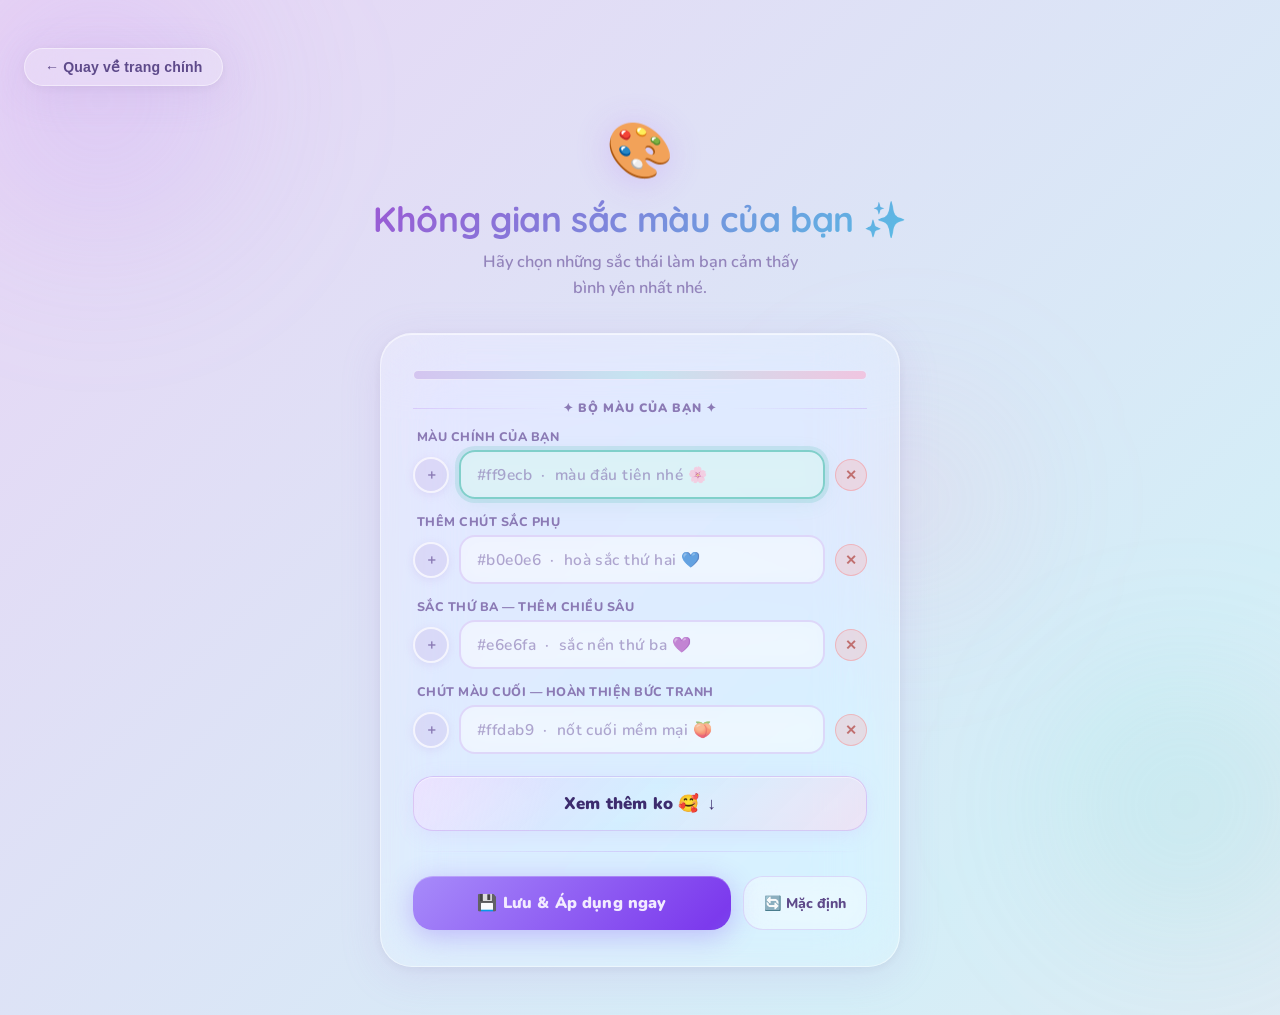
<file: mamau.html>
<!DOCTYPE html>
<html lang="vi">
<head>
<meta charset="UTF-8">
<meta name="viewport" content="width=device-width, initial-scale=1.0, maximum-scale=1.0, user-scalable=no">
<title>Không gian sắc màu ✨ — Cloyveh</title>
<link rel="preconnect" href="https://fonts.googleapis.com">
<link href="https://fonts.googleapis.com/css2?family=Quicksand:wght@500;600;700&family=Nunito:wght@600;700;800;900&display=swap" rel="stylesheet">
<style>
/* ══════════════════════════════════
   ROOT & RESET (ÉP GIA TỐC MƯỢT MÀ)
══════════════════════════════════ */
*, *::before, *::after { 
  box-sizing: border-box; margin: 0; padding: 0; 
  -webkit-tap-highlight-color: transparent; /* Triệt tiêu chớp đen trên Mobile */
}
:root {
  --silk:   cubic-bezier(0.2, 0.8, 0.2, 1); /* Đường cong mượt hơn bản cũ */
  --spring: cubic-bezier(0.34, 1.56, 0.64, 1);
  --snap:   cubic-bezier(0.4, 0.0, 0.2, 1);
  --dur:    0.35s; /* Tốc độ phản hồi nhanh hơn 0.05s */
  --glass-bg:     rgba(255,255,255,0.22);
  --glass-border: rgba(255,255,255,0.45);
  --glass-shadow: 0 8px 40px rgba(180,140,220,0.18), 0 2px 12px rgba(0,0,0,0.06);
  --ink:    #3d2c6e;
  --ink2:   #5e4a8a;
  --ink3:   #8b7ab5;
}

html, body {
  width: 100%; min-height: 100%;
  font-family: 'Nunito', sans-serif;
  overflow-x: hidden;
  overscroll-behavior-y: none; /* Cuộn mượt không bị nảy lò xo trình duyệt */
}

/* ══════════════════════════════════
   ANIMATED GRADIENT BODY
══════════════════════════════════ */
body {
  background: linear-gradient(
    135deg,
    #e8d5f5 0%,
    #d4eef7 20%,
    #fce4ec 40%,
    #e0f4f0 60%,
    #ede0f9 80%,
    #fbe8d8 100%
  );
  background-size: 400% 400%;
  animation: bodyGrad 20s ease infinite;
  position: relative;
  will-change: background-position;
}

@keyframes bodyGrad {
  0%   { background-position: 0% 50%; }
  50%  { background-position: 100% 50%; }
  100% { background-position: 0% 50%; }
}

/* ══════════════════════════════════
   FLOATING BACKGROUND ORBS (GPU ACCELERATED)
══════════════════════════════════ */
.orb {
  position: fixed; border-radius: 50%;
  pointer-events: none; z-index: 0;
  filter: blur(70px);
  animation: orbFloat 20s ease-in-out infinite alternate;
  will-change: transform;
  transform: translateZ(0); /* Ép GPU xử lý */
}
.orb-1 {
  width: 400px; height: 400px;
  background: radial-gradient(circle, rgba(192,150,245,0.28) 0%, transparent 70%);
  top: -100px; left: -100px;
  animation-duration: 22s;
}
.orb-2 {
  width: 350px; height: 350px;
  background: radial-gradient(circle, rgba(129,216,207,0.25) 0%, transparent 70%);
  bottom: -80px; right: -80px;
  animation-duration: 26s;
  animation-delay: -5s;
}
.orb-3 {
  width: 280px; height: 280px;
  background: radial-gradient(circle, rgba(248,180,210,0.22) 0%, transparent 70%);
  top: 40%; left: 60%;
  animation-duration: 30s;
  animation-delay: -10s;
}
@keyframes orbFloat {
  0%   { transform: translate3d(0,0,0) scale(1); }
  50%  { transform: translate3d(30px,-20px,0) scale(1.05); }
  100% { transform: translate3d(-20px,30px,0) scale(0.95); }
}

/* ══════════════════════════════════
   PAGE LAYOUT
══════════════════════════════════ */
.page-wrap {
  position: relative; z-index: 10;
  min-height: 100dvh;
  display: flex; flex-direction: column;
  align-items: center;
  padding: clamp(20px, 5vw, 48px) clamp(14px, 4vw, 24px) 48px;
  gap: 0;
}

/* ══════════════════════════════════
   BACK BUTTON (SMOOTH HOVER)
══════════════════════════════════ */
.btn-back {
  align-self: flex-start;
  display: flex; align-items: center; gap: 7px;
  padding: 10px 20px;
  background: var(--glass-bg);
  backdrop-filter: blur(20px);
  -webkit-backdrop-filter: blur(20px);
  border: 1.5px solid var(--glass-border);
  border-radius: 50px;
  color: var(--ink2); font-weight: 800;
  font-size: 0.88rem;
  cursor: pointer;
  box-shadow: var(--glass-shadow);
  transition: all var(--dur) var(--silk);
  letter-spacing: 0.01em;
  margin-bottom: 28px;
  transform: translateZ(0);
  will-change: transform, box-shadow;
}
.btn-back:hover {
  background: rgba(255,255,255,0.38);
  transform: translate3d(-4px, 0, 0);
  box-shadow: 0 12px 40px rgba(180,140,220,0.25);
}
.btn-back:active {
  transform: scale(0.94) translateZ(0);
  transition: transform 0.05s var(--snap);
}

/* ══════════════════════════════════
   HEADER
══════════════════════════════════ */
.page-header {
  text-align: center;
  margin-bottom: 32px;
  animation: fadeDown 0.7s var(--silk) both;
  will-change: opacity, transform;
}
@keyframes fadeDown {
  from { opacity: 0; transform: translate3d(0, -18px, 0); }
  to   { opacity: 1; transform: translate3d(0, 0, 0); }
}

.header-emoji {
  font-size: clamp(2.4rem, 8vw, 3.4rem);
  display: block;
  margin-bottom: 10px;
  filter: drop-shadow(0 4px 18px rgba(192,150,245,0.45));
  animation: floatEmoji 5s ease-in-out infinite;
  transform: translateZ(0);
}
@keyframes floatEmoji {
  0%,100% { transform: translateY(0); }
  50%      { transform: translateY(-8px); }
}

.page-title {
  font-family: 'Quicksand', sans-serif;
  font-size: clamp(1.55rem, 5.5vw, 2.2rem);
  font-weight: 700;
  background: linear-gradient(135deg, #9b59d4, #5cb8e4, #e57bb2);
  -webkit-background-clip: text;
  -webkit-text-fill-color: transparent;
  background-size: 200% auto;
  animation: shimmerText 6s linear infinite;
  letter-spacing: -0.01em;
  line-height: 1.2;
  margin-bottom: 10px;
}
@keyframes shimmerText {
  0%   { background-position: 0% center; }
  100% { background-position: 200% center; }
}

.page-sub {
  color: var(--ink3);
  font-size: clamp(0.88rem, 3vw, 1.02rem);
  font-weight: 600;
  opacity: 0.9;
  max-width: 340px;
  margin: 0 auto;
  line-height: 1.55;
}

/* ══════════════════════════════════
   MAIN CARD
══════════════════════════════════ */
.main-card {
  width: 100%; max-width: 520px;
  background: var(--glass-bg);
  backdrop-filter: blur(36px) saturate(1.6);
  -webkit-backdrop-filter: blur(36px) saturate(1.6);
  border: 1.5px solid var(--glass-border);
  border-radius: 32px;
  padding: clamp(22px, 5vw, 36px) clamp(18px, 4.5vw, 32px);
  box-shadow: var(--glass-shadow), inset 0 1px 0 rgba(255,255,255,0.6);
  animation: fadeUp 0.65s var(--silk) 0.1s both;
  will-change: opacity, transform;
  transform: translateZ(0);
}
@keyframes fadeUp {
  from { opacity: 0; transform: translate3d(0, 24px, 0); }
  to   { opacity: 1; transform: translate3d(0, 0, 0); }
}

/* ══════════════════════════════════
   COLOR INPUTS SECTION
══════════════════════════════════ */
.inputs-section {
  display: flex; flex-direction: column; gap: 14px;
  margin-bottom: 22px;
}

.input-group { display: flex; flex-direction: column; gap: 5px; }
.input-label {
  font-size: 0.78rem; font-weight: 800;
  color: var(--ink3);
  letter-spacing: 0.04em;
  text-transform: uppercase;
  padding-left: 4px;
  transition: color var(--dur) var(--silk);
}
.input-row { display: flex; align-items: center; gap: 10px; }

.color-dot {
  flex-shrink: 0;
  width: 36px; height: 36px;
  border-radius: 50%;
  background: rgba(200,180,230,0.3);
  border: 2px solid rgba(255,255,255,0.7);
  box-shadow: 0 2px 10px rgba(180,140,220,0.2);
  transition: all var(--dur) var(--silk);
  cursor: pointer;
  display: flex; align-items: center; justify-content: center;
  font-size: 0.8rem;
  overflow: hidden;
  transform: translateZ(0);
}
.color-dot.empty::after { content: '＋'; color: var(--ink3); font-weight: 900; }

.hex-input {
  flex: 1;
  background: rgba(255,255,255,0.38);
  backdrop-filter: blur(12px);
  border: 2px solid rgba(200,170,240,0.4);
  border-radius: 16px;
  padding: 12px 16px;
  font-family: 'Nunito', sans-serif;
  font-size: 0.97rem; font-weight: 700;
  color: var(--ink);
  outline: none;
  transition: all var(--dur) var(--silk);
  letter-spacing: 0.03em;
  transform: translateZ(0); /* Anti-jitter khi gõ */
}
.hex-input::placeholder { color: var(--ink3); opacity: 0.65; font-weight: 600; }
.hex-input:focus {
  border-color: rgba(155,89,212,0.6);
  background: rgba(255,255,255,0.58);
  box-shadow: 0 0 0 4px rgba(192,150,245,0.18), 0 4px 20px rgba(155,89,212,0.1);
}
.hex-input.active-target {
  border-color: rgba(91,193,183,0.7);
  background: rgba(210,245,240,0.5);
  box-shadow: 0 0 0 4px rgba(91,193,183,0.2), 0 4px 20px rgba(91,193,183,0.12);
}

.clear-btn {
  flex-shrink: 0;
  width: 32px; height: 32px;
  border-radius: 50%;
  background: rgba(248,180,180,0.35);
  border: 1.5px solid rgba(248,113,113,0.35);
  color: #c07070;
  font-size: 0.85rem; font-weight: 900;
  cursor: pointer;
  transition: all var(--dur) var(--silk);
  display: flex; align-items: center; justify-content: center;
  transform: translateZ(0);
}
.clear-btn:hover { background: rgba(248,113,113,0.45); color: #8b0000; }
.clear-btn:active { transform: scale(0.86) translateZ(0); transition: transform 0.05s var(--snap); }

/* ══════════════════════════════════
   "XEM THÊM KO 🥰" BUTTON
══════════════════════════════════ */
.btn-explore {
  width: 100%;
  padding: 15px 24px;
  background: linear-gradient(135deg, rgba(230,200,255,0.55), rgba(200,235,255,0.5), rgba(255,210,235,0.48));
  backdrop-filter: blur(18px);
  border: 1.5px solid rgba(200,170,240,0.5);
  border-radius: 20px;
  font-family: 'Nunito', sans-serif;
  font-size: clamp(0.95rem, 3.2vw, 1.05rem);
  font-weight: 900;
  color: var(--ink);
  cursor: pointer;
  transition: all var(--dur) var(--silk);
  box-shadow: 0 4px 20px rgba(192,150,245,0.15), inset 0 1px 0 rgba(255,255,255,0.5);
  display: flex; align-items: center; justify-content: center; gap: 8px;
  letter-spacing: 0.01em;
  position: relative;
  overflow: hidden;
  transform: translateZ(0);
  will-change: transform, box-shadow;
}
.btn-explore::after {
  content: ''; position: absolute; inset: 0;
  background: linear-gradient(105deg, transparent 35%, rgba(255,255,255,0.25) 50%, transparent 65%);
  background-size: 200% 100%; background-position: -100% 0;
  transition: background-position 0.6s var(--silk);
  pointer-events: none;
}
.btn-explore:hover::after { background-position: 200% 0; }
.btn-explore:hover {
  background: linear-gradient(135deg, rgba(230,200,255,0.72), rgba(200,235,255,0.65), rgba(255,210,235,0.65));
  box-shadow: 0 8px 32px rgba(192,150,245,0.28);
  transform: translate3d(0, -2px, 0);
}
.btn-explore:active { transform: scale(0.96) translateZ(0); transition: transform 0.05s var(--snap); }
.explore-arrow { display: inline-block; transition: transform var(--dur) var(--silk); font-style: normal; }
.btn-explore.open .explore-arrow { transform: rotate(180deg); }

/* ══════════════════════════════════
   COLOR VAULT (CSS GRID HACK - SIÊU MƯỢT)
══════════════════════════════════ */
.color-vault-wrapper {
  display: grid;
  grid-template-rows: 0fr;
  transition: grid-template-rows 0.5s var(--silk), opacity 0.4s var(--silk), margin-top 0.4s var(--silk);
  opacity: 0;
  margin-top: 0;
  will-change: grid-template-rows, opacity, margin-top;
}
.color-vault-wrapper.open {
  grid-template-rows: 1fr;
  opacity: 1;
  margin-top: 20px;
}
.color-vault-inner {
  overflow: hidden; /* Cực kỳ quan trọng để Grid hoạt động mượt */
}

/* Category Tabs */
.cat-tabs {
  display: flex; flex-wrap: wrap; gap: 7px;
  margin-bottom: 18px; padding: 8px;
  background: rgba(255,255,255,0.28);
  border-radius: 18px;
  border: 1.5px solid rgba(255,255,255,0.4);
}
.cat-tab {
  padding: 8px 16px; border-radius: 50px;
  font-family: 'Nunito', sans-serif;
  font-size: 0.84rem; font-weight: 800;
  border: 1.5px solid rgba(200,170,240,0.35);
  background: rgba(255,255,255,0.3);
  color: var(--ink2); cursor: pointer;
  transition: all var(--dur) var(--silk);
  white-space: nowrap;
  transform: translateZ(0);
}
.cat-tab:hover { background: rgba(255,255,255,0.55); transform: translate3d(0, -1px, 0); }
.cat-tab:active { transform: scale(0.92) translateZ(0); transition: transform 0.05s var(--snap); }
.cat-tab.active {
  background: linear-gradient(135deg, rgba(192,150,245,0.55), rgba(129,216,207,0.45));
  border-color: rgba(155,89,212,0.5);
  color: var(--ink);
  box-shadow: 0 4px 16px rgba(192,150,245,0.28);
}

/* Color Swatches Grid */
.swatches-grid { display: flex; flex-direction: column; gap: 9px; padding: 2px 0; }

.swatch-pill {
  display: flex; align-items: center; justify-content: space-between;
  padding: 10px 18px; border-radius: 16px; cursor: pointer;
  border: 2px solid rgba(255,255,255,0.35);
  box-shadow: 0 3px 12px rgba(0,0,0,0.08), inset 0 1px 0 rgba(255,255,255,0.25);
  transition: all var(--dur) var(--silk);
  position: relative; overflow: hidden; min-height: 46px;
  transform: translateZ(0);
  will-change: transform, box-shadow;
}
.swatch-pill:hover {
  transform: translate3d(4px, 0, 0) scale(1.015);
  box-shadow: 0 6px 20px rgba(0,0,0,0.15), inset 0 1px 0 rgba(255,255,255,0.3);
  border-color: rgba(255,255,255,0.6);
}
.swatch-pill:active {
  transform: scale(0.92) translateZ(0) !important;
  transition: transform 0.05s var(--snap) !important;
}
.swatch-pill.just-picked { animation: pillPick 0.4s var(--spring); }
@keyframes pillPick {
  0%   { transform: scale(1) translateZ(0); }
  40%  { transform: scale(0.9) translateZ(0); }
  100% { transform: scale(1) translateZ(0); }
}

.swatch-hex {
  font-family: 'Quicksand', sans-serif;
  font-size: 0.88rem; font-weight: 700;
  letter-spacing: 0.06em; text-shadow: 0 1px 4px rgba(0,0,0,0.15);
}
.swatch-add-icon {
  font-size: 0.85rem; opacity: 0.75;
  transition: opacity var(--dur) var(--silk), transform var(--dur) var(--silk);
}
.swatch-pill:hover .swatch-add-icon { opacity: 1; transform: scale(1.2); }

/* ══════════════════════════════════
   HELPER TEXT
══════════════════════════════════ */
.target-hint {
  text-align: center; font-size: 0.8rem; font-weight: 700;
  color: rgba(91,193,183,0.95); padding: 8px 14px;
  background: rgba(210,245,240,0.45); border-radius: 12px;
  border: 1px solid rgba(91,193,183,0.3); margin-bottom: 12px;
  animation: fadeIn 0.3s var(--silk); display: none;
}
.target-hint.show { display: block; }

/* ══════════════════════════════════
   DIVIDER
══════════════════════════════════ */
.divider {
  height: 1px;
  background: linear-gradient(90deg, transparent, rgba(192,150,245,0.4), transparent);
  margin: 20px 0;
}

/* ══════════════════════════════════
   ACTION BUTTONS
══════════════════════════════════ */
.actions { display: flex; gap: 12px; margin-top: 24px; }
.btn-save {
  flex: 1; padding: 16px 20px;
  background: linear-gradient(135deg, #a78bfa, #7c3aed, #5cb8e4);
  background-size: 200% auto; border: none; border-radius: 20px;
  font-family: 'Nunito', sans-serif; font-size: 1rem; font-weight: 900;
  color: rgba(245,240,255,0.97); cursor: pointer;
  box-shadow: 0 6px 28px rgba(124,58,237,0.3), inset 0 1px 0 rgba(255,255,255,0.25);
  transition: all var(--dur) var(--silk); letter-spacing: 0.01em;
  animation: gradShift 5s ease infinite;
  transform: translateZ(0); will-change: transform, box-shadow;
}
.btn-save:hover { box-shadow: 0 10px 36px rgba(124,58,237,0.45); transform: translate3d(0, -2px, 0); }
.btn-save:active { transform: scale(0.95) translateZ(0); transition: transform 0.05s var(--snap); }

.btn-reset {
  padding: 16px 20px; background: rgba(255,255,255,0.3);
  backdrop-filter: blur(16px); border: 1.5px solid rgba(200,170,240,0.4);
  border-radius: 20px; font-family: 'Nunito', sans-serif;
  font-size: 0.88rem; font-weight: 800; color: var(--ink2);
  cursor: pointer; transition: all var(--dur) var(--silk); white-space: nowrap;
  transform: translateZ(0);
}
.btn-reset:hover { background: rgba(248,180,180,0.3); border-color: rgba(248,113,113,0.4); color: #991b1b; }
.btn-reset:active { transform: scale(0.93) translateZ(0); transition: transform 0.05s var(--snap); }

/* ══════════════════════════════════
   TOAST NOTIFICATION
══════════════════════════════════ */
.toast {
  position: fixed; bottom: 32px; left: 50%;
  transform: translateX(-50%) translate3d(0, 80px, 0);
  background: linear-gradient(135deg, rgba(255,255,255,0.92), rgba(240,230,255,0.9));
  backdrop-filter: blur(20px); border: 1.5px solid rgba(192,150,245,0.5);
  border-radius: 50px; padding: 12px 28px;
  font-weight: 800; font-size: 0.92rem; color: var(--ink);
  box-shadow: 0 8px 32px rgba(192,150,245,0.3); z-index: 999;
  transition: transform 0.5s var(--spring), opacity 0.4s var(--silk);
  opacity: 0; white-space: nowrap; will-change: transform, opacity;
}
.toast.show { transform: translateX(-50%) translate3d(0, 0, 0); opacity: 1; }

/* ══════════════════════════════════
   PREVIEW BAR
══════════════════════════════════ */
.preview-bar {
  width: 100%; height: 10px; border-radius: 10px;
  background: rgba(200,180,230,0.25); overflow: hidden; margin-bottom: 20px;
  border: 1px solid rgba(255,255,255,0.4); transition: all var(--dur) var(--silk);
}
.preview-fill {
  height: 100%; width: 100%;
  background: linear-gradient(90deg, #d4c5f0, #c5e4f0, #f0c5e0); background-size: 200% auto;
  transition: background 0.6s var(--silk); border-radius: 10px;
}

/* ══════════════════════════════════
   SECTION LABEL
══════════════════════════════════ */
.section-label {
  font-size: 0.76rem; font-weight: 900; color: var(--ink3);
  letter-spacing: 0.08em; text-transform: uppercase; margin-bottom: 12px;
  display: flex; align-items: center; gap: 8px;
}
.section-label::before, .section-label::after {
  content: ''; flex: 1; height: 1px;
  background: linear-gradient(90deg, transparent, rgba(192,150,245,0.35));
}
.section-label::before { background: linear-gradient(270deg, transparent, rgba(192,150,245,0.35)); }

/* ══════════════════════════════════
   RESPONSIVE
══════════════════════════════════ */
@media (max-width: 420px) {
  .actions { flex-direction: column; }
  .btn-reset { order: 2; }
  .cat-tabs { gap: 5px; }
  .cat-tab { padding: 7px 13px; font-size: 0.8rem; }
}
</style>
</head>
<body>

<div class="orb orb-1"></div>
<div class="orb orb-2"></div>
<div class="orb orb-3"></div>

<div class="page-wrap">
  <button class="btn-back" onclick="goBack()">← Quay về trang chính</button>

  <div class="page-header">
    <span class="header-emoji">🎨</span>
    <h1 class="page-title">Không gian sắc màu của bạn ✨</h1>
    <p class="page-sub">Hãy chọn những sắc thái làm bạn cảm thấy bình yên nhất nhé.</p>
  </div>

  <div class="main-card">
    <div class="preview-bar"><div class="preview-fill" id="previewFill"></div></div>
    <div class="section-label">✦ Bộ màu của bạn ✦</div>

    <div class="inputs-section" id="inputsSection">
      <div class="input-group" id="group-0">
        <label class="input-label" for="hex0">Màu chính của bạn</label>
        <div class="input-row">
          <div class="color-dot empty" id="dot-0" onclick="activateInput(0)"></div>
          <input class="hex-input active-target" id="hex0" placeholder="#ff9ecb  ·  màu đầu tiên nhé 🌸" maxlength="7" autocomplete="off" spellcheck="false" oninput="onHexInput(this,0)" onfocus="activateInput(0)">
          <button class="clear-btn" onclick="clearInput(0)" title="Xoá ô này">✕</button>
        </div>
      </div>
      <div class="input-group" id="group-1">
        <label class="input-label" for="hex1">Thêm chút sắc phụ</label>
        <div class="input-row">
          <div class="color-dot empty" id="dot-1" onclick="activateInput(1)"></div>
          <input class="hex-input" id="hex1" placeholder="#b0e0e6  ·  hoà sắc thứ hai 💙" maxlength="7" autocomplete="off" spellcheck="false" oninput="onHexInput(this,1)" onfocus="activateInput(1)">
          <button class="clear-btn" onclick="clearInput(1)" title="Xoá ô này">✕</button>
        </div>
      </div>
      <div class="input-group" id="group-2">
        <label class="input-label" for="hex2">Sắc thứ ba — thêm chiều sâu</label>
        <div class="input-row">
          <div class="color-dot empty" id="dot-2" onclick="activateInput(2)"></div>
          <input class="hex-input" id="hex2" placeholder="#e6e6fa  ·  sắc nền thứ ba 💜" maxlength="7" autocomplete="off" spellcheck="false" oninput="onHexInput(this,2)" onfocus="activateInput(2)">
          <button class="clear-btn" onclick="clearInput(2)" title="Xoá ô này">✕</button>
        </div>
      </div>
      <div class="input-group" id="group-3">
        <label class="input-label" for="hex3">Chút màu cuối — hoàn thiện bức tranh</label>
        <div class="input-row">
          <div class="color-dot empty" id="dot-3" onclick="activateInput(3)"></div>
          <input class="hex-input" id="hex3" placeholder="#ffdab9  ·  nốt cuối mềm mại 🍑" maxlength="7" autocomplete="off" spellcheck="false" oninput="onHexInput(this,3)" onfocus="activateInput(3)">
          <button class="clear-btn" onclick="clearInput(3)" title="Xoá ô này">✕</button>
        </div>
      </div>
    </div>

    <button class="btn-explore" id="btnExplore" onclick="toggleVault()">
      <span>Xem thêm ko 🥰</span>
      <i class="explore-arrow">↓</i>
    </button>

    <!-- WRAPPER SỬ DỤNG CSS GRID SIÊU MƯỢT -->
    <div class="color-vault-wrapper" id="colorVaultWrapper">
      <div class="color-vault-inner">
        <div class="divider"></div>
        <div class="section-label">✦ Kho màu theo cảm xúc ✦</div>
        <div class="target-hint" id="targetHint">💡 Đang điền vào ô <span id="hintTarget">1</span> — bấm ô khác để chuyển mục tiêu</div>
        <div class="cat-tabs" id="catTabs"></div>
        <div class="swatches-grid" id="swatchGrid"></div>
      </div>
    </div>

    <div class="divider"></div>
    <div class="actions">
      <button class="btn-save" onclick="saveAndGo()">💾 Lưu & Áp dụng ngay</button>
      <button class="btn-reset" onclick="resetDefault()">🔄 Mặc định</button>
    </div>
  </div>
</div>

<div class="toast" id="toast">✨ Đã lưu!</div>

<script>
const COLOR_DATA = [
  { name: "Buồn 🌊", colors: ["#191970","#483D8B","#4682B4","#5F9EA0","#008080","#2F4F4F","#1E3A5F","#000080","#003366","#08457E","#3D59AB","#4169E1","#4B0082","#2E5894","#1034A6","#0047AB","#5D3FD3"] },
  { name: "Vui 🌟", colors: ["#FFD700","#FF8C00","#FF4500","#FF1493","#00FF00","#32CD32","#FFD1DC","#FF00FF","#00FA9A","#FF7F50","#FF69B4","#F4A460","#FF6347","#7CFC00","#00BFFF","#FFB6C1"] },
  { name: "Nhẹ nhàng 🌸", colors: ["#FFC0CB","#FFB7C5","#F4C2C2","#B0E0E6","#ADD8E6","#E6E6FA","#D8BFD8","#FFDAB9","#FFE4B5","#EEE8AA","#98FB98","#ACE1AF","#F08080","#BDB76B","#87CEFA","#BC8F8F"] },
  { name: "Yêu ❤️", colors: ["#FF0000","#E0115F","#FF1493","#FF69B4","#C71585","#DC143C","#B22222","#800000","#DA70D6","#FF007F","#FF3366","#E30B5D","#FF4D4D","#CD5C5C","#8B0000","#FF85A2"] },
  { name: "Học 📚", colors: ["#000080","#4682B4","#2E8B57","#8B4513","#DAA520","#5F9EA0","#483D8B","#708090","#A0522D","#228B22","#191970","#0047AB","#B8860B","#556B2F","#4169E1","#CD853F"] },
  { name: "Đêm 🌙", colors: ["#191970","#000080","#483D8B","#2F4F4F","#120A8F","#0000CD","#003366","#2C3E50","#301934","#311432","#1E1E2E","#232323","#343434","#4B0082","#0F0F0F","#1B1B1B"] },
  { name: "💍 Xa xỉ", colors: ["#FFD700","#C0C0C0","#B87333","#E5E4E2","#CFB53B","#D4AF37","#AF9B60","#FFDF00","#704214","#E6BE8A","#B76E79","#E2912B","#A67C00","#DAA520","#8E7618"] }
];

let activeTarget = 0, activeCat = 0, vaultOpen = false;

window.onload = function() { loadSavedColors(); buildTabs(); renderSwatches(0); updateAllDots(); updatePreview(); };

function loadSavedColors() {
  try {
    const saved = JSON.parse(localStorage.getItem('Cloyveh_Theme') || '[]');
    saved.forEach((hex, i) => { if (i < 4 && isValidHex(hex)) document.getElementById('hex' + i).value = hex; });
  } catch(e) {}
}

function buildTabs() {
  const container = document.getElementById('catTabs');
  COLOR_DATA.forEach((cat, i) => {
    const btn = document.createElement('button');
    btn.className = 'cat-tab' + (i === 0 ? ' active' : '');
    btn.textContent = cat.name; btn.onclick = () => switchCat(i);
    container.appendChild(btn);
  });
}

function switchCat(idx) {
  activeCat = idx;
  document.querySelectorAll('.cat-tab').forEach((b, i) => b.classList.toggle('active', i === idx));
  renderSwatches(idx);
}

function renderSwatches(catIdx) {
  const grid = document.getElementById('swatchGrid'); grid.innerHTML = '';
  COLOR_DATA[catIdx].colors.forEach(hex => {
    const pill = document.createElement('div'); pill.className = 'swatch-pill'; pill.style.backgroundColor = hex;
    const brightness = hexBrightness(hex);
    const textColor = brightness > 145 ? 'rgba(30,20,60,0.82)' : 'rgba(255,255,255,0.9)';
    pill.innerHTML = `<span class="swatch-hex" style="color:${textColor}">${hex.toUpperCase()}</span><span class="swatch-add-icon" style="color:${textColor}">＋</span>`;
    pill.onclick = () => {
      requestAnimationFrame(() => pickColor(hex, pill)); // Tối ưu luồng vẽ JS
    };
    grid.appendChild(pill);
  });
}

function pickColor(hex, pillEl) {
  pillEl.classList.remove('just-picked'); void pillEl.offsetWidth; pillEl.classList.add('just-picked');
  let target = activeTarget;
  const inputs = ['hex0','hex1','hex2','hex3'].map(id => document.getElementById(id));
  if (inputs[target].value.trim() !== '') {
    let found = -1;
    for (let i = 0; i < 4; i++) { if (inputs[i].value.trim() === '') { found = i; break; } }
    if (found !== -1) { target = found; activeTarget = found; }
  }
  inputs[target].value = hex; onHexInput(inputs[target], target); advanceTarget(); updateHint();
  toast('🎨 Đã thêm ' + hex + ' vào ô ' + (target + 1) + '!');
}

function advanceTarget() {
  const inputs = ['hex0','hex1','hex2','hex3'].map(id => document.getElementById(id));
  for (let i = 0; i < 4; i++) { if (inputs[i].value.trim() === '') { setActiveTarget(i); return; } }
}

function activateInput(idx) { setActiveTarget(idx); updateHint(); }

function setActiveTarget(idx) {
  activeTarget = idx;
  document.querySelectorAll('.hex-input').forEach((inp, i) => inp.classList.toggle('active-target', i === idx));
}

function updateHint() {
  const hint = document.getElementById('targetHint'), span = document.getElementById('hintTarget');
  if (vaultOpen) { hint.classList.add('show'); span.textContent = activeTarget + 1; }
}

function toggleVault() {
  vaultOpen = !vaultOpen;
  const vault = document.getElementById('colorVaultWrapper'), btnExp = document.getElementById('btnExplore');
  vault.classList.toggle('open', vaultOpen); btnExp.classList.toggle('open', vaultOpen);
  updateHint(); if (!vaultOpen) document.getElementById('targetHint').classList.remove('show');
}

function onHexInput(input, idx) {
  let val = input.value.trim();
  if (val.length > 0 && val[0] !== '#') { val = '#' + val; input.value = val; }
  updateDot(idx, val); updatePreview();
}

function updateDot(idx, hex) {
  const dot = document.getElementById('dot-' + idx);
  if (isValidHex(hex)) {
    dot.style.backgroundColor = hex; dot.style.borderColor = hex;
    dot.classList.remove('empty'); dot.textContent = ''; dot.style.boxShadow = `0 3px 14px ${hex}66`;
  } else {
    dot.style.backgroundColor = ''; dot.style.borderColor = ''; dot.style.boxShadow = '';
    dot.classList.add('empty'); dot.textContent = '';
  }
}

function updateAllDots() { for (let i = 0; i < 4; i++) { updateDot(i, document.getElementById('hex' + i).value.trim()); } }

function updatePreview() {
  const fill = document.getElementById('previewFill'), cols = [];
  for (let i = 0; i < 4; i++) { const v = document.getElementById('hex' + i).value.trim(); if (isValidHex(v)) cols.push(v); }
  if (cols.length === 0) fill.style.background = 'linear-gradient(90deg, #d4c5f0, #c5e4f0, #f0c5e0)';
  else if (cols.length === 1) fill.style.background = `linear-gradient(90deg, ${cols[0]}cc, ${cols[0]}, ${cols[0]}cc)`;
  else fill.style.background = `linear-gradient(90deg, ${cols.join(', ')})`;
}

function clearInput(idx) { document.getElementById('hex' + idx).value = ''; updateDot(idx, ''); updatePreview(); setActiveTarget(idx); }

function saveAndGo() {
  const hexes = [];
  for (let i = 0; i < 4; i++) { const v = document.getElementById('hex' + i).value.trim(); if (v) hexes.push(v); }
  if (!hexes.length) return toast('💔 Chưa nhập màu nào nè bạn ơi...');
  const invalid = hexes.filter(h => !isValidHex(h));
  if (invalid.length) return toast('❌ Mã màu ' + invalid[0] + ' chưa đúng định dạng!');
  localStorage.setItem('Cloyveh_Theme', JSON.stringify(hexes));
  toast('💾 Lưu xong rồi! Đang về nhà... 🌸'); setTimeout(() => { location.href = 'index.html'; }, 900);
}

function goBack() { location.href = 'index.html'; }

function resetDefault() {
  if (!confirm('Về màu mặc định nhé? Bộ màu hiện tại sẽ mất đó 🥺')) return;
  localStorage.removeItem('Cloyveh_Theme'); toast('🌿 Đã về mặc định rồi nhé!'); setTimeout(() => { location.href = 'index.html'; }, 900);
}

function isValidHex(hex) { return /^#([0-9A-Fa-f]{3}|[0-9A-Fa-f]{6})$/.test(hex); }
function hexBrightness(hex) {
  const full = hex.length === 4 ? '#' + hex[1]+hex[1] + hex[2]+hex[2] + hex[3]+hex[3] : hex;
  return parseInt(full.slice(1,3),16) * 0.299 + parseInt(full.slice(3,5),16) * 0.587 + parseInt(full.slice(5,7),16) * 0.114;
}
function toast(msg) {
  const t = document.getElementById('toast'); t.textContent = msg; t.classList.add('show');
  clearTimeout(t._t); t._t = setTimeout(() => t.classList.remove('show'), 2400);
}
</script>
</body>
</html>
</file>
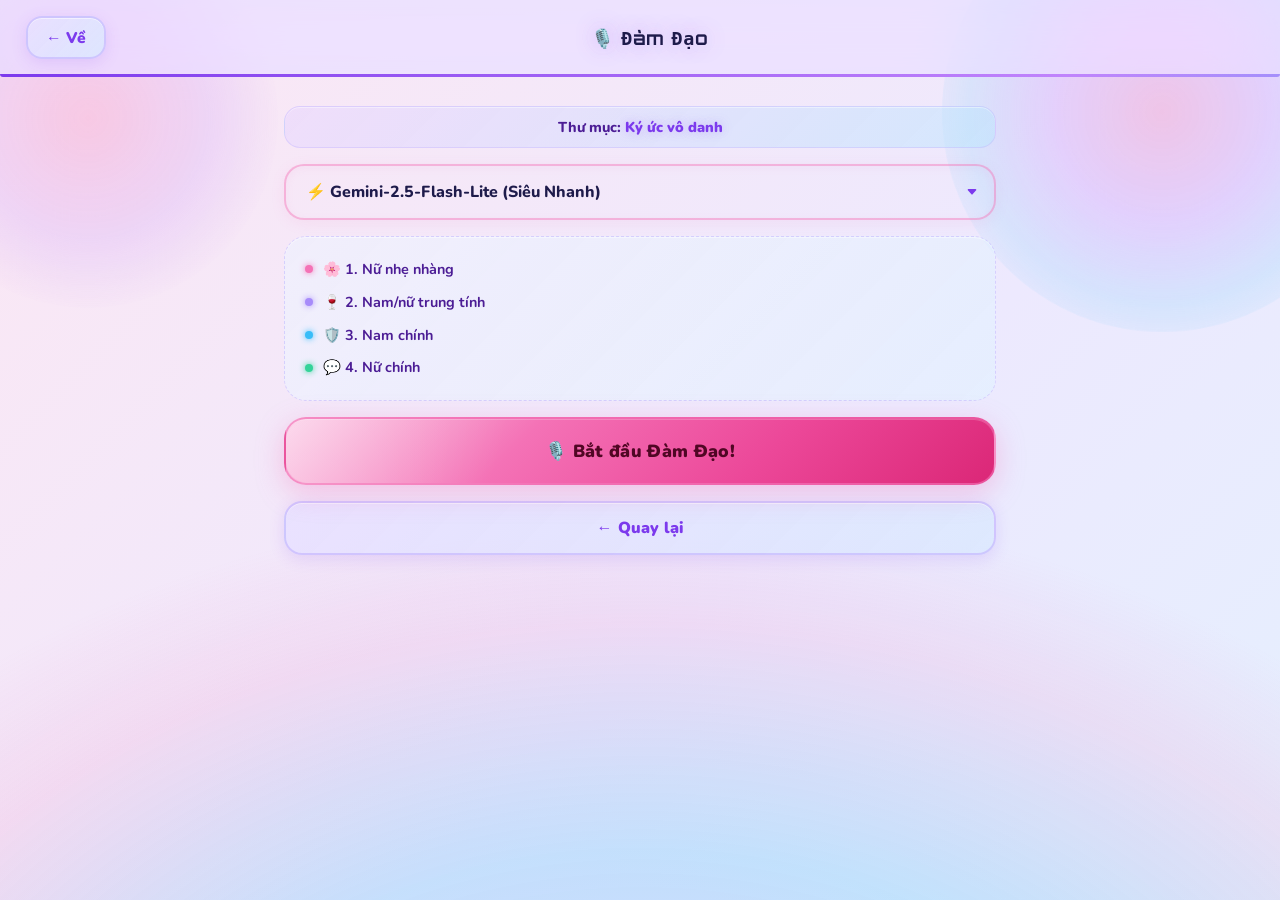
<file: Noi.html>
<!DOCTYPE html>
<html lang="vi">
<head>
<meta charset="UTF-8">
<meta name="viewport" content="width=device-width, initial-scale=1.0, maximum-scale=1.0, user-scalable=no">
<title>Đàm Đạo Đa Nhân Cách 🎙️</title>
<script>(function(){try{let c=JSON.parse(localStorage.getItem('Cloyveh_Theme'));if(c&&c.length>0){let g=c.length===1?`linear-gradient(135deg,${c[0]}dd,${c[0]},${c[0]}ee)`:`linear-gradient(135deg,${c.join(',')})`;let s=document.createElement('style');s.innerHTML=`body{background:${g}!important;background-size:300% 300%!important;animation:bgShift 25s ease infinite!important;}`;document.head.appendChild(s);}}catch(e){}})();</script>
<link rel="preconnect" href="https://fonts.googleapis.com">
<link href="https://fonts.googleapis.com/css2?family=Orbitron:wght@700;900&family=Nunito:wght@600;700;800;900&display=swap" rel="stylesheet">
<link rel="stylesheet" href="Base.css">
<script src="AudioEngine.js"></script>
<script src="Lenh.js"></script>
<style>
body { display: flex; flex-direction: column; min-height: 100vh; }
.page-wrap { flex: 1; display: flex; flex-direction: column; gap: 16px; }

/* ── FOLDER TAG ── */
.folder-tag {
    text-align: center;
    font-size: .9rem; font-weight: 800; color: var(--ink2);
    padding: 10px 18px;
    background: linear-gradient(135deg,
        rgba(233,213,255,.55), rgba(186,230,253,.5));
    border: 1.5px solid rgba(196,181,253,.42);
    border-radius: 16px;
    box-shadow: inset 0 1px 0 rgba(255,255,255,.4);
}
.folder-tag span {
    color: var(--v); font-weight: 900;
    text-shadow: 0 0 12px rgba(124,58,237,.3);
}

/* ── INFO BOX ── */
.info-box {
    background: linear-gradient(135deg,
        rgba(238,242,255,.6), rgba(224,242,254,.55));
    border: 1.5px dashed rgba(196,181,253,.55);
    padding: 16px 20px; border-radius: 22px;
    font-size: .9rem; font-weight: 700;
    color: var(--ink2); line-height: 2;
    box-shadow: inset 0 1px 0 rgba(255,255,255,.4);
}

/* Voice rows with colored dots */
.info-box p {
    display: flex; align-items: center; gap: 10px;
    padding: 2px 0;
}
.info-box p::before {
    content: '';
    width: 8px; height: 8px; border-radius: 50%;
    flex-shrink: 0;
    box-shadow: 0 0 6px currentColor;
}
.info-box p:nth-child(1)::before { background: #f472b6; color: #f472b6; }
.info-box p:nth-child(2)::before { background: #a78bfa; color: #a78bfa; }
.info-box p:nth-child(3)::before { background: #38bdf8; color: #38bdf8; }
.info-box p:nth-child(4)::before { background: #34d399; color: #34d399; }

/* ── PROGRESS ── */
.prog-wrap {
    background: rgba(196,181,253,.25);
    border-radius: 12px; overflow: hidden;
    border: 1px solid rgba(196,181,253,.35);
    height: 11px;
    box-shadow: inset 0 1px 4px rgba(124,58,237,.12);
}
.prog-bar {
    height: 100%; width: 0%;
    background: linear-gradient(90deg,
        #7c3aed,#c084fc,#38bdf8,#34d399);
    background-size: 300% auto;
    animation: borderFlow 2s linear infinite;
    transition: width .35s var(--silk);
    border-radius: 12px;
    box-shadow: 0 0 8px rgba(124,58,237,.4);
}

.status-text {
    font-weight: 800; color: var(--ink3);
    font-size: .9rem; text-align: center;
}

.loading-area {
    display: none; flex-direction: column;
    gap: 13px; align-items: center;
    padding: 16px;
    background: linear-gradient(135deg,
        rgba(238,242,255,.55), rgba(224,242,254,.5));
    border-radius: 22px;
    border: 1.5px solid rgba(196,181,253,.38);
    box-shadow: inset 0 1px 0 rgba(255,255,255,.4);
}

/* ── DOWNLOAD BUTTON ── */
.btn-dl {
    display: none; text-align: center;
    background: linear-gradient(135deg,#34d399,#10b981,#059669);
    color: rgba(236,253,245,.97);
    padding: 15px 24px; border-radius: 20px;
    font-weight: 900; text-decoration: none;
    box-shadow: 0 8px 26px rgba(16,185,129,.38),
                inset 0 1px 0 rgba(255,255,255,.22);
    will-change: transform, box-shadow;
    transform: translateZ(0);
    transition: transform .35s var(--silk), box-shadow .35s var(--silk);
    font-size: clamp(.95rem,3vw,1.05rem);
    letter-spacing: .015em;
}
.btn-dl:hover { box-shadow: var(--gm); }
.btn-dl:active {
    transform: scale(.93) translateZ(0) !important;
    transition: transform .07s var(--snap) !important;
}

/* ── START BUTTON ── */
.btn-start {
    width: 100%; padding: clamp(15px,4vw,20px);
    font-size: clamp(1rem,3.5vw,1.1rem);
    background: linear-gradient(135deg,#fbcfe8,#f472b6,#ec4899,#db2777);
    color: #500724;
    border: 2px solid rgba(244,114,182,.6);
    font-weight: 900; border-radius: 22px;
    box-shadow: 0 8px 28px rgba(244,114,182,.35),
                inset 0 1px 0 rgba(255,255,255,.2);
    cursor: pointer; touch-action: manipulation;
    will-change: transform, box-shadow;
    transform: translateZ(0);
    transition: transform .38s var(--silk), box-shadow .38s var(--silk);
    letter-spacing: .02em;
}
.btn-start:hover { box-shadow: var(--gn); }
.btn-start:active {
    transform: scale(.93) translateZ(0) !important;
    transition: transform .07s var(--snap) !important;
}

/* Model select styled for audio page */
.audio-select {
    width: 100%;
    background: linear-gradient(135deg,
        rgba(253,230,138,.55), rgba(251,207,232,.5), rgba(233,213,255,.55));
    border: 2px solid rgba(244,114,182,.45);
    border-radius: 20px;
    padding: clamp(12px,3vw,15px) 20px;
    font-size: clamp(.9rem,3vw,1rem);
    font-weight: 800; color: var(--ink);
    outline: none;
    box-shadow: inset 0 2px 8px rgba(244,114,182,.07),
                0 3px 14px rgba(244,114,182,.1);
    transition: border-color .3s var(--silk), box-shadow .3s var(--silk);
    appearance: none; -webkit-appearance: none;
    background-image: url("data:image/svg+xml,%3Csvg xmlns='http://www.w3.org/2000/svg' width='12' height='12' fill='%237c3aed' viewBox='0 0 16 16'%3E%3Cpath d='M7.247 11.14L2.451 5.658C1.885 5.013 2.345 4 3.204 4h9.592a1 1 0 0 1 .753 1.659l-4.796 5.48a1 1 0 0 1-1.506 0z'/%3E%3C/svg%3E");
    background-repeat: no-repeat; background-position: right 16px center;
    cursor: pointer;
    will-change: box-shadow; transform: translateZ(0);
}
.audio-select:hover { box-shadow: var(--gn); }
</style>
</head>
<body>
<!-- Pink nebula ambient orb -->
<div style="position:fixed;top:-8vh;left:-8vw;width:clamp(220px,45vw,380px);height:clamp(220px,45vw,380px);background:radial-gradient(circle,rgba(244,114,182,.26) 0%,rgba(192,132,252,.18) 45%,transparent 72%);border-radius:50%;animation:orbPulse 22s ease-in-out infinite;pointer-events:none;z-index:0;will-change:transform,opacity;"></div>

<div class="topbar">
    <a href="javascript:goBack()" class="btn-back">← Về</a>
    <div class="topbar-title">🎙️ Đàm Đạo</div>
    <div style="width:60px"></div>
</div>

<div class="page-wrap">
    <p class="folder-tag">Thư mục: <span id="folderName">Ký ức vô danh</span></p>

    <select id="talkModel" class="audio-select">
        <option value="gemini-2.5-flash-lite">⚡ Gemini-2.5-Flash-Lite (Siêu Nhanh)</option>
        <option value="gemini-2.5-flash">🧠 Gemini-2.5-Flash (Nhanh)</option>
        <option value="gemini-3-flash-preview">💎 Gemini-3-Flash-Preview (Mới Nhất)</option>
    </select>

    <div class="info-box">
        <p>🌸 1. Nữ nhẹ nhàng</p>
        <p>🍷 2. Nam/nữ trung tính</p>
        <p>🛡️ 3. Nam chính</p>
        <p>💬 4. Nữ chính</p>
    </div>

    <div class="loading-area" id="loadingArea">
        <p class="status-text" id="statusText">Đang ép AI viết kịch bản... ✍️</p>
        <div class="prog-wrap" style="width:100%">
            <div class="prog-bar" id="progBar"></div>
        </div>
    </div>

    <a id="btnDl" class="btn-dl" download="PhienDamDao_Iridaprism.mp3">💾 Lưu File MP3 Vào Máy</a>

    <button id="btnStart" class="btn-start" onclick="startTalk()">🎙️ Bắt đầu Đàm Đạo!</button>

    <a href="javascript:goBack()" class="btn-back"
       style="text-align:center;padding:14px;border-radius:18px;font-size:1rem;text-decoration:none;display:flex;justify-content:center;">
        ← Quay lại
    </a>
</div>

<audio id="audioPlayer" style="display:none"></audio>
<div class="toast" id="toast">✨ Thông báo</div>
<script>
const AK='Cloyveh_API_Key';
let talkCtx={title:'Ký ức vô danh',content:''};
let finalBlobUrl='';

function toast(msg){const t=document.getElementById('toast');t.textContent=msg;t.classList.add('show');clearTimeout(t._t);t._t=setTimeout(()=>t.classList.remove('show'),2500);}
function goBack(){const r=sessionStorage.getItem('CC_TalkFrom')||'index.html';sessionStorage.removeItem('CC_TalkCtx');sessionStorage.removeItem('CC_TalkFrom');location.href=r;}

function init(){
    const raw=sessionStorage.getItem('CC_TalkCtx');
    if(raw){talkCtx=JSON.parse(raw);}
    document.getElementById('folderName').textContent=talkCtx.title||'Ký ức vô danh';
    const from=document.referrer||'';
    if(from.includes('CapNhat'))sessionStorage.setItem('CC_TalkFrom','CapNhat.html');
}

const PROXIES=[
    u=>'https://corsproxy.io/?'+encodeURIComponent(u),
    u=>'https://api.codetabs.com/v1/proxy?quest='+encodeURIComponent(u),
    u=>'https://api.allorigins.win/raw?url='+encodeURIComponent(u),
];
function fetchTO(url,ms=14000){return Promise.race([fetch(url),new Promise((_,r)=>setTimeout(()=>r(new Error('Timeout')),ms))]);}

async function fetchAudioBlob(text,voiceId){
    const voice=(voiceId==1||voiceId==4)?'vi-VN-HoaiMyNeural':'vi-VN-NamMinhNeural';
    const apiUrl=`https://api.tts.quest/v3/voice/tts?text=${encodeURIComponent(text)}&voice=${encodeURIComponent(voice)}`;
    let mp3='';
    for(let i=0;i<3;i++){try{const r=await fetchTO(PROXIES[i](apiUrl));if(!r.ok)continue;const d=await r.json();if(d&&d.success&&d.mp3){mp3=d.mp3;break;}}catch(e){}}
    if(!mp3)throw new Error('Chặn tường lửa API');
    for(let i=0;i<3;i++){try{const r=await fetchTO(PROXIES[i](mp3),20000);if(!r.ok)continue;const buf=await r.arrayBuffer();if(buf.byteLength>2048)return new Blob([buf],{type:'audio/mpeg'});}catch(e){}}
    throw new Error('Tải MP3 thất bại');
}

async function startTalk(){
    const apiKey=localStorage.getItem(AK)||'';
    if(!apiKey){toast('Sếp chưa nhập API Key kìa! 🔑');return;}
    const audio=document.getElementById('audioPlayer');
    audio.src='';audio.play().catch(()=>{});audio.pause();
    const model=document.getElementById('talkModel').value;
    document.getElementById('btnStart').style.display='none';
    document.getElementById('loadingArea').style.display='flex';
    const status=document.getElementById('statusText');
    const prog=document.getElementById('progBar');
    status.textContent='1/3: Ép AI viết kịch bản... ✍️';prog.style.width='10%';
    try{
        const promptData=`[Tên Thư Mục]: ${talkCtx.title}\n[Toàn Bộ Nội Dung]: ${talkCtx.content}`;
        const res=await fetch(`https://generativelanguage.googleapis.com/v1beta/models/${model}:generateContent?key=${apiKey}`,
            {method:'POST',headers:{'Content-Type':'application/json'},
             body:JSON.stringify({contents:[{role:'user',parts:[{text:promptData}]}],systemInstruction:{parts:[{text:window.MAT_LENH_THAO_LUAN||'Mày là Bộ Máy Thảo Luận. Trả lời theo mẫu # mã_giọng (nội dung) #. Tối thiểu 4 giọng phải xuất hiện.'}]}})});
        const d=await res.json();
        if(d.error)throw new Error(d.error.message);
        const aiText=d.candidates[0].content.parts[0].text;
        status.textContent='2/3: Đang bóc tách kịch bản... 🔍';prog.style.width='20%';
        const regex=/#\s*(\d)\s*\((.*?)\)\s*#/g;
        let match;const segs=[];
        while((match=regex.exec(aiText))!==null){segs.push({voiceId:parseInt(match[1]),text:match[2].trim()});}
        if(!segs.length)throw new Error('AI dở hơi không thèm viết theo mẫu!');
        status.textContent=`3/3: Đang tải audio (0/${segs.length})... 📥`;
        const results=[];
        for(let i=0;i<segs.length;i++){
            const seg=segs[i];let result;
            if(typeof window.generateAudio==='function'){
                result=await window.generateAudio(seg.text,seg.voiceId);
            } else {
                const blob=await fetchAudioBlob(seg.text,seg.voiceId);
                result={blob,playbackRate:1.0,preservesPitch:true,personaName:`Voice ${seg.voiceId}`};
            }
            results.push(result);
            prog.style.width=`${20+(50*(i+1)/segs.length)}%`;
            status.textContent=`3/3: Đang tải audio (${i+1}/${segs.length})... 📥`;
        }
        const finalBlob=new Blob(results.map(r=>r.blob),{type:'audio/mpeg'});
        if(finalBlobUrl)URL.revokeObjectURL(finalBlobUrl);
        finalBlobUrl=URL.createObjectURL(finalBlob);
        const btnDl=document.getElementById('btnDl');
        btnDl.href=finalBlobUrl;btnDl.style.display='block';
        for(let i=0;i<results.length;i++){
            const r=results[i];
            const url=URL.createObjectURL(r.blob);
            prog.style.width=`${70+(28*i/results.length)}%`;
            status.textContent=`🎙️ Đoạn ${i+1}/${results.length} · ${r.personaName}`;
            audio.src=url;audio.playbackRate=r.playbackRate;audio.preservesPitch=r.preservesPitch;
            await new Promise((resolve,reject)=>{
                const onEnd=()=>{cleanup();resolve();};
                const onErr=()=>{cleanup();reject(new Error(`Lỗi phát đoạn ${i+1}`));};
                function cleanup(){audio.removeEventListener('ended',onEnd);audio.removeEventListener('error',onErr);}
                audio.addEventListener('ended',onEnd);audio.addEventListener('error',onErr);
                audio.play().catch(reject);
            });
            URL.revokeObjectURL(url);
        }
        prog.style.width='100%';status.textContent='✅ Đã phát xong siêu phẩm!';
    }catch(err){
        status.textContent=`❌ Lỗi rùi: ${err.message}`;
        status.style.color='#ef4444';
        document.getElementById('btnStart').style.display='block';
    }
}

window.onload=init;
</script>
</body>
</html>
</file>
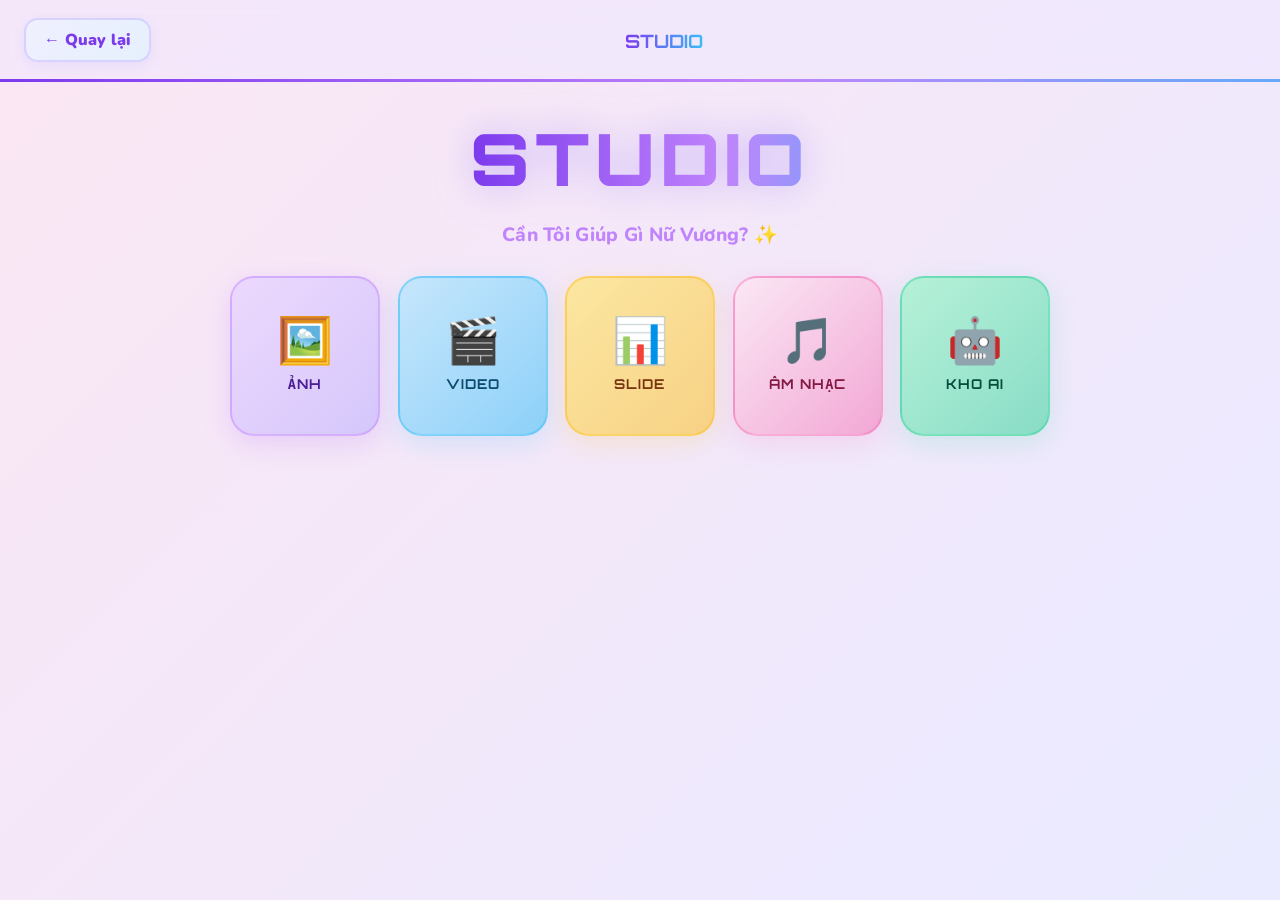
<file: Studio.html>
<!DOCTYPE html>
<html lang="vi">
<head>
<meta charset="UTF-8">
<meta name="viewport" content="width=device-width, initial-scale=1.0, maximum-scale=1.0, user-scalable=no">
<title>Studio Sáng Tạo ✨</title>
<link href="https://fonts.googleapis.com/css2?family=Orbitron:wght@700;900&family=Nunito:wght@600;700;800;900&display=swap" rel="stylesheet">
<script src="Fom.js"></script>
<style>
/* ============================================================
   STUDIO.HTML — STANDALONE PAGE
   3 màn hình: lobby | workshop | arsenal
   Không modal, không overlay, không ghost-click
============================================================ */
:root {
    --v: #7c3aed; --v2: #c084fc; --b: #38bdf8;
    --p: #f472b6; --g: #34d399; --y: #fbbf24;
    --bg1: #ede9fe; --bg2: #e0f2fe; --bg3: #fce7f3;
    --ink: #1e1b4b; --ink2: #4c1d95;
    --glass: rgba(238,232,255,0.55);
    --silk: cubic-bezier(.25,.8,.25,1);
    --spring: cubic-bezier(.34,1.56,.64,1);
}
*{ box-sizing:border-box; margin:0; padding:0;
   font-family:'Nunito',sans-serif;
   -webkit-tap-highlight-color:transparent; }

body{
    min-height:100vh; overflow-x:hidden;
    background: linear-gradient(135deg,#fce7f3,#ede9fe,#e0f2fe,#d1fae5,#fef3c7,#fce7f3);
    background-size:400% 400%;
    animation: bgFlow 20s ease infinite;
}
@keyframes bgFlow{
    0%{background-position:0% 50%}
    50%{background-position:100% 50%}
    100%{background-position:0% 50%}
}
@keyframes shimmer{
    0%{background-position:-200% center}
    100%{background-position:200% center}
}
@keyframes fadeUp{
    from{opacity:0;transform:translateY(24px)}
    to{opacity:1;transform:translateY(0)}
}
@keyframes pulse{
    0%,100%{opacity:.65}
    50%{opacity:.35}
}

/* ── SCREENS ── */
.screen{
    display:none; flex-direction:column;
    min-height:100vh; width:100%;
}
.screen.active{ display:flex; }

/* ── SHARED TOPBAR ── */
.topbar{
    display:flex; align-items:center; justify-content:space-between;
    padding:clamp(12px,3vw,18px) clamp(14px,4vw,24px);
    background:rgba(238,232,255,0.55);
    backdrop-filter:blur(16px); -webkit-backdrop-filter:blur(16px);
    border-bottom:2px solid rgba(196,181,253,0.3);
    position:sticky; top:0; z-index:10; flex-shrink:0;
    position:relative;
}
.topbar::after{
    content:''; position:absolute; bottom:-2px; left:0; right:0; height:3px;
    background:linear-gradient(90deg,#7c3aed,#c084fc,#38bdf8,#34d399,#f472b6,#7c3aed);
    background-size:300% auto; animation:shimmer 4s linear infinite;
}
.btn-back{
    background:linear-gradient(135deg,rgba(238,242,255,.8),rgba(224,242,254,.75));
    border:2px solid rgba(196,181,253,.5);
    color:var(--v); font-weight:900; font-size:clamp(.9rem,3vw,1rem);
    padding:9px 18px; border-radius:14px; cursor:pointer;
    display:flex; align-items:center; gap:6px;
    box-shadow:0 3px 12px rgba(99,102,241,.1);
    transition:box-shadow .3s,transform .2s; touch-action:manipulation;
}
.btn-back:hover{ box-shadow:0 0 20px rgba(192,132,252,.5); }
.btn-back:active{ transform:scale(.93); }
.topbar-title{
    font-family:'Orbitron',monospace; font-weight:700;
    font-size:clamp(.9rem,3.5vw,1.15rem); color:var(--ink);
    background:linear-gradient(90deg,#7c3aed,#38bdf8,#f472b6);
    background-size:200% auto; -webkit-background-clip:text;
    -webkit-text-fill-color:transparent; background-clip:text;
    animation:shimmer 5s linear infinite;
}

/* ════════════════════════════════════════
   LOBBY SCREEN
════════════════════════════════════════ */
#screenLobby .inner{
    display:flex; flex-direction:column; align-items:center;
    padding:clamp(20px,5vw,40px) clamp(16px,4vw,28px);
    gap:clamp(16px,4vw,28px); flex:1;
    animation:fadeUp .5s var(--silk);
}
.studio-brand{
    font-family:'Orbitron',monospace;
    font-size:clamp(2.4rem,10vw,4.5rem); font-weight:900; letter-spacing:5px;
    background:linear-gradient(90deg,#7c3aed,#c084fc,#38bdf8,#f472b6,#7c3aed);
    background-size:300% auto; -webkit-background-clip:text;
    -webkit-text-fill-color:transparent; background-clip:text;
    animation:shimmer 5s linear infinite; line-height:1;
    filter:drop-shadow(0 0 18px rgba(167,139,250,.55));
}
.studio-greeting{
    color:var(--v2); font-weight:800;
    font-size:clamp(1rem,3.5vw,1.2rem); letter-spacing:.3px; text-align:center;
}
.lobby-grid{
    display:grid; grid-template-columns:repeat(5,1fr);
    gap:clamp(10px,2.5vw,18px); width:100%; max-width:820px;
}
@media(max-width:600px){
    .lobby-grid{ grid-template-columns:repeat(2,1fr); }
    .lobby-grid .card-ai{ grid-column:1/-1; }
}
.lobby-card{
    display:flex; flex-direction:column; align-items:center;
    justify-content:center; gap:10px;
    padding:clamp(18px,4.5vw,28px) clamp(10px,2vw,16px);
    border-radius:24px; cursor:pointer; border:none;
    min-height:clamp(110px,24vw,160px);
    will-change:transform; transform:translateZ(0);
    transition:transform .35s var(--silk), box-shadow .35s var(--silk);
    touch-action:manipulation;
}
.lobby-card:active{ transform:scale(.92) translateZ(0) !important;
    transition:transform .08s var(--spring) !important; }
.lobby-card .icon{
    font-size:clamp(1.8rem,5vw,2.8rem); line-height:1;
    transition:transform .4s var(--spring);
}
.lobby-card:active .icon{ transform:scale(1.15) rotate(-5deg); }
.lobby-card .lbl{
    font-family:'Orbitron',monospace; font-weight:700;
    font-size:clamp(.65rem,1.8vw,.85rem); letter-spacing:1px; text-transform:uppercase;
}
/* Card colours */
.card-anh  { background:linear-gradient(135deg,rgba(233,213,255,.8),rgba(196,181,253,.65)); border:2px solid rgba(192,132,252,.45); box-shadow:0 8px 28px rgba(168,85,247,.18); color:#4a1d96; }
.card-anh:active  { box-shadow:0 0 25px rgba(192,132,252,.7) !important; }
.card-video{ background:linear-gradient(135deg,rgba(186,230,253,.8),rgba(56,189,248,.55));  border:2px solid rgba(56,189,248,.45);  box-shadow:0 8px 28px rgba(56,189,248,.18);  color:#0c4a6e; }
.card-video:active{ box-shadow:0 0 25px rgba(56,189,248,.7) !important; }
.card-slide{ background:linear-gradient(135deg,rgba(253,230,138,.8),rgba(251,191,36,.55));  border:2px solid rgba(251,191,36,.45);  box-shadow:0 8px 28px rgba(251,191,36,.18);  color:#78350f; }
.card-slide:active{ box-shadow:0 0 25px rgba(251,191,36,.7) !important; }
.card-nhac { background:linear-gradient(135deg,rgba(252,231,243,.8),rgba(244,114,182,.55)); border:2px solid rgba(244,114,182,.45); box-shadow:0 8px 28px rgba(244,114,182,.18); color:#831843; }
.card-nhac:active { box-shadow:0 0 25px rgba(244,114,182,.7) !important; }
.card-ai   { background:linear-gradient(135deg,rgba(167,243,208,.8),rgba(52,211,153,.55));  border:2px solid rgba(52,211,153,.45);  box-shadow:0 8px 28px rgba(52,211,153,.18);  color:#064e3b; }
.card-ai:active   { box-shadow:0 0 25px rgba(52,211,153,.7) !important; }

/* ════════════════════════════════════════
   WORKSHOP SCREEN
════════════════════════════════════════ */
#screenWorkshop .inner{
    display:flex; flex-direction:column;
    padding:clamp(12px,3vw,20px) clamp(14px,4vw,22px);
    gap:11px; flex:1; max-width:760px; width:100%; margin:0 auto;
    overflow-y:auto;
    animation:fadeUp .4s var(--silk);
}
.workshop-textarea{
    width:100%; height:clamp(90px,20vw,130px); flex-shrink:0;
    background:linear-gradient(145deg,rgba(238,242,255,.78),rgba(237,233,254,.65));
    border:2px solid rgba(147,197,253,.55); border-radius:20px;
    padding:14px 18px; font-size:clamp(.93rem,3vw,1.05rem); font-weight:700;
    outline:none; resize:none; color:var(--ink); line-height:1.6;
    box-shadow:inset 0 3px 12px rgba(99,102,241,.06);
    transition:border-color .3s,box-shadow .3s;
}
.workshop-textarea:focus{
    border-color:rgba(124,58,237,.55);
    box-shadow:0 0 0 4px rgba(167,139,250,.18),inset 0 3px 12px rgba(99,102,241,.06);
}
.workshop-textarea::placeholder{ color:rgba(99,102,241,.4); }
.ctrl-row{
    display:flex; gap:9px; align-items:center; flex-wrap:wrap; flex-shrink:0;
}
.model-sel{
    flex:1; min-width:190px;
    background:linear-gradient(90deg,rgba(186,230,253,.7),rgba(167,243,208,.65),rgba(233,213,255,.7));
    padding:10px 36px 10px 14px; border-radius:14px; font-weight:900;
    color:var(--ink); font-size:clamp(.8rem,2.5vw,.9rem);
    border:2px solid rgba(196,181,253,.45); cursor:pointer;
    appearance:none; -webkit-appearance:none;
    background-image:url("data:image/svg+xml,%3Csvg xmlns='http://www.w3.org/2000/svg' width='12' height='12' fill='%237c3aed' viewBox='0 0 16 16'%3E%3Cpath d='M7.247 11.14L2.451 5.658C1.885 5.013 2.345 4 3.204 4h9.592a1 1 0 0 1 .753 1.659l-4.796 5.48a1 1 0 0 1-1.506 0z'/%3E%3C/svg%3E");
    background-repeat:no-repeat; background-position:right 13px center;
    box-shadow:0 3px 12px rgba(99,102,241,.1);
}
.btn-send-cmd{
    background:linear-gradient(135deg,#a78bfa,#7c3aed,#6d28d9);
    color:rgba(245,240,255,.97); padding:10px 22px; border-radius:14px;
    font-weight:900; font-size:clamp(.85rem,2.5vw,.94rem);
    border:2px solid rgba(255,255,255,.2);
    box-shadow:0 4px 18px rgba(124,58,237,.4); cursor:pointer;
    touch-action:manipulation; transition:box-shadow .3s,transform .2s;
}
.btn-send-cmd:active{ transform:scale(.93); }
.btn-web{
    background:linear-gradient(135deg,rgba(167,243,208,.85),rgba(52,211,153,.7));
    color:#064e3b; padding:10px 16px; border-radius:14px;
    font-weight:900; font-size:clamp(.85rem,2.5vw,.94rem);
    border:2px solid rgba(52,211,153,.5);
    box-shadow:0 4px 14px rgba(52,211,153,.2); cursor:pointer;
    touch-action:manipulation; transition:box-shadow .3s,transform .2s;
}
.btn-web:active{ transform:scale(.93); }
/* Chat area */
.chat-area{
    flex:1; display:flex; flex-direction:column; min-height:0;
    background:linear-gradient(145deg,rgba(238,242,255,.5),rgba(224,242,254,.45));
    border:2px solid rgba(196,181,253,.35); border-radius:22px; overflow:hidden;
    min-height:200px;
}
.chat-lbl{
    padding:9px 16px; font-size:.8rem; font-weight:800; color:var(--v);
    border-bottom:1.5px solid rgba(196,181,253,.25);
    background:linear-gradient(90deg,rgba(233,213,255,.4),rgba(186,230,253,.35));
    flex-shrink:0;
}
.chat-body{
    flex:1; overflow-y:auto; padding:12px 14px;
    display:flex; flex-direction:column; gap:13px;
    scroll-behavior:smooth;
}
.chat-body::-webkit-scrollbar{ width:4px; }
.chat-body::-webkit-scrollbar-thumb{ background:linear-gradient(180deg,#c084fc,#38bdf8); border-radius:10px; }
.msg-user{
    align-self:flex-end; color:var(--ink);
    padding:clamp(10px,3vw,14px) 18px; border-radius:22px 22px 6px 22px;
    max-width:85%; font-weight:700; font-size:clamp(.93rem,3vw,1.04rem);
    background:linear-gradient(135deg,rgba(253,230,138,.75),rgba(252,207,232,.7),rgba(233,213,255,.75));
    border:1.5px solid rgba(253,230,138,.5); word-wrap:break-word; line-height:1.6;
    animation:fadeUp .3s var(--silk);
}
.msg-wrap{ align-self:flex-start; max-width:90%; display:flex; flex-direction:column; gap:5px; animation:fadeUp .3s var(--silk); }
.msg-ai{
    color:var(--ink); padding:clamp(10px,3vw,14px) 18px;
    background:linear-gradient(135deg,rgba(167,243,208,.6),rgba(186,230,253,.6),rgba(221,214,254,.6));
    border:1.5px solid rgba(52,211,153,.3); border-radius:22px 22px 22px 6px;
    font-weight:600; font-size:clamp(.93rem,3vw,1.04rem); line-height:1.7;
    word-wrap:break-word; white-space:pre-wrap;
    box-shadow:0 4px 18px rgba(52,211,153,.1);
    transition:box-shadow .3s var(--silk);
}
.msg-ai:hover{ box-shadow:0 6px 26px rgba(52,211,153,.18); }
.btn-row{
    display:flex; gap:7px; align-items:center; flex-wrap:wrap;
}
.btn-save-msg, .btn-copy-msg{
    background:linear-gradient(135deg,rgba(220,252,231,.85),rgba(167,243,208,.75));
    color:#14532d; border:2px solid rgba(74,222,128,.5); padding:6px 15px;
    border-radius:22px; font-size:.78rem; font-weight:900; cursor:pointer;
    touch-action:manipulation;
    transition:transform .18s var(--spring), box-shadow .25s var(--silk), background .25s;
}
.btn-copy-msg{
    background:linear-gradient(135deg,rgba(186,230,253,.85),rgba(147,197,253,.75));
    color:#0c4a6e; border-color:rgba(56,189,248,.5);
}
.btn-save-msg:active, .btn-copy-msg:active{ transform:scale(.88); }
.btn-save-msg:hover{ box-shadow:0 0 14px rgba(52,211,153,.4); }
.btn-copy-msg:hover{ box-shadow:0 0 14px rgba(56,189,248,.4); }
.btn-copy-msg.copied{
    background:linear-gradient(135deg,rgba(167,243,208,.9),rgba(52,211,153,.8));
    color:#064e3b; border-color:rgba(52,211,153,.6);
}

/* ════════════════════════════════════════
   ARSENAL SCREEN
════════════════════════════════════════ */
#screenArsenal .inner{
    display:flex; flex-direction:column;
    padding:clamp(12px,3vw,20px) clamp(14px,4vw,22px);
    gap:12px; flex:1; max-width:820px; width:100%; margin:0 auto;
    overflow-y:auto;
    animation:fadeUp .4s var(--silk);
}
.cards-grid{
    display:grid; grid-template-columns:repeat(auto-fill,minmax(250px,1fr));
    gap:clamp(9px,2.5vw,15px); padding-bottom:24px;
}
.a-card{
    background:linear-gradient(145deg,rgba(238,242,255,.85),rgba(224,242,254,.8),rgba(237,233,254,.82));
    border:2px solid rgba(196,181,253,.4); border-radius:22px;
    padding:clamp(14px,4vw,20px); display:flex; flex-direction:column; gap:9px;
    box-shadow:0 6px 22px rgba(99,102,241,.09),inset 0 1px 0 rgba(255,255,255,.45);
    position:relative; overflow:hidden;
    transition:transform .3s var(--silk), box-shadow .3s;
}
.a-card::before{
    content:''; position:absolute; top:0; left:0; right:0; height:3px;
    background:linear-gradient(90deg,#7c3aed,#38bdf8,#34d399,#f472b6);
    background-size:300% auto; animation:shimmer 5s linear infinite;
}
.a-card:hover{ transform:translateY(-4px); box-shadow:0 14px 36px rgba(99,102,241,.16); }
.a-name{
    font-family:'Orbitron',monospace; font-size:clamp(.84rem,2.5vw,.98rem);
    font-weight:700; color:var(--ink); letter-spacing:.3px;
}
.a-desc{
    font-size:clamp(.82rem,2.5vw,.9rem); color:var(--ink2);
    font-weight:600; line-height:1.6; flex:1;
}
.btn-goto{
    align-self:flex-start;
    background:linear-gradient(135deg,#c084fc,#a855f7,#7c3aed);
    color:rgba(245,240,255,.97); padding:7px 18px; border-radius:22px;
    font-size:.83rem; font-weight:900; border:2px solid rgba(255,255,255,.2);
    box-shadow:0 4px 14px rgba(124,58,237,.35); cursor:pointer;
    touch-action:manipulation; transition:box-shadow .3s,transform .2s;
    text-decoration:none; display:inline-block;
}
.btn-goto:active{ transform:scale(.93); }

/* ── TOAST ── */
.toast{
    position:fixed; bottom:clamp(30px,8vh,55px); left:50%;
    transform:translateX(-50%) translateY(100px); opacity:0;
    background:linear-gradient(135deg,rgba(238,232,255,.97),rgba(224,242,254,.96));
    color:var(--ink); padding:11px 28px; border-radius:18px;
    border:2px solid rgba(196,181,253,.55);
    box-shadow:0 12px 40px rgba(124,58,237,.2);
    font-weight:900; font-size:clamp(.88rem,3vw,.98rem);
    pointer-events:none; z-index:999; white-space:nowrap;
    transition:transform .45s var(--spring), opacity .3s var(--silk);
    will-change:transform,opacity;
}
.toast.show{ transform:translateX(-50%) translateY(0); opacity:1; }
</style>
</head>
<body>

<!-- ════════════════════════════════════════
     SCREEN 1: LOBBY
════════════════════════════════════════ -->
<div id="screenLobby" class="screen active">
    <div class="topbar">
        <button class="btn-back" onclick="goBack()">← Quay lại</button>
        <div class="topbar-title">STUDIO</div>
        <div style="width:80px"></div>
    </div>
    <div class="inner">
        <div class="studio-brand">STUDIO</div>
        <div class="studio-greeting">Cần Tôi Giúp Gì Nữ Vương? ✨</div>
        <div class="lobby-grid">
            <button class="lobby-card card-anh"   onclick="openWorkshop('anh')">
                <span class="icon">🖼️</span>
                <span class="lbl">Ảnh</span>
            </button>
            <button class="lobby-card card-video"  onclick="openWorkshop('video')">
                <span class="icon">🎬</span>
                <span class="lbl">Video</span>
            </button>
            <button class="lobby-card card-slide"  onclick="openWorkshop('slide')">
                <span class="icon">📊</span>
                <span class="lbl">Slide</span>
            </button>
            <button class="lobby-card card-nhac"   onclick="openWorkshop('nhac')">
                <span class="icon">🎵</span>
                <span class="lbl">Âm nhạc</span>
            </button>
            <button class="lobby-card card-ai card-ai"  onclick="openArsenal(null)">
                <span class="icon">🤖</span>
                <span class="lbl">Kho AI</span>
            </button>
        </div>
    </div>
</div>

<!-- ════════════════════════════════════════
     SCREEN 2: WORKSHOP
════════════════════════════════════════ -->
<div id="screenWorkshop" class="screen">
    <div class="topbar">
        <button class="btn-back" onclick="showScreen('lobby')">← Lobby</button>
        <div class="topbar-title" id="workshopTitle">Studio Ảnh</div>
        <div style="width:80px"></div>
    </div>
    <div class="inner">
        <textarea id="workshopInput" class="workshop-textarea"
                  placeholder="Câu lệnh của bạn là gì..."></textarea>
        <div class="ctrl-row">
            <select id="workshopModel" class="model-sel">
                <option value="gemini-2.5-flash-lite">⚡ Gemini-2.5-Flash-Lite</option>
                <option value="gemini-2.5-flash">🧠 Gemini-2.5-Flash</option>
                <option value="gemini-3-flash-preview">💎 Gemini-3-Flash-Preview</option>
            </select>
            <button class="btn-send-cmd" onclick="sendMessage()">✨ Gửi Lệnh</button>
            <button class="btn-web" onclick="openArsenal('workshop')">Web 🌐</button>
        </div>
        <div class="chat-area">
            <div class="chat-lbl">✦ Vùng Kết Quả AI</div>
            <div class="chat-body" id="workshopChat">
                <div class="msg-wrap">
                    <div class="msg-ai">Studio đã sẵn sàng! Nhập câu lệnh và bấm ✨ Gửi Lệnh để bắt đầu 🚀</div>
                </div>
            </div>
        </div>
    </div>
</div>

<!-- ════════════════════════════════════════
     SCREEN 3: ARSENAL
════════════════════════════════════════ -->
<div id="screenArsenal" class="screen">
    <div class="topbar">
        <button class="btn-back" id="arsenalBackBtn" onclick="showScreen('lobby')">← Lobby</button>
        <div class="topbar-title">Kho Web AI ✨</div>
        <div style="width:80px"></div>
    </div>
    <div class="inner">
        <div class="cards-grid" id="arsenalGrid"></div>
    </div>
</div>

<div class="toast" id="toast">✨ Thông báo</div>

<script>
/* ══════════════════════════════════════════
   DATA — nhúng thẳng, không phụ thuộc file ngoài
══════════════════════════════════════════ */
var DB = {
    anh:[
        {n:"Midjourney",           u:"https://midjourney.com",                              d:"Đẹp nhất nhưng 'hút máu', không có xu nào là không cho sờ vào. LOẠI! 🚫💸"},
        {n:"Grok",                 u:"https://x.com/i/grok",                                d:"Lại một 'ông hoàng' đòi phí. Phải có tài khoản X Premium mới cho dùng. Bye anh Elon! 🤑"},
        {n:"ChatGPT (DALL-E 3)",   u:"https://chat.openai.com",                             d:"Keo kiệt vô đối! Cho tạo được 2 cái ảnh xong bắt 'xì tiền' nâng cấp Plus. 🙅‍♂️💨"},
        {n:"Leonardo.ai",          u:"https://leonardo.ai",                                 d:"Giao diện nhìn hơi 'nguy hiểm', ảnh chất lượng cao. Mỗi ngày cho 150 xu dùng free, dùng tí là hết xăng. ⛽📉"},
        {n:"Gemini",               u:"https://gemini.google.com",                           d:"Con cưng nhà Google, hiểu tiếng Việt cực đỉnh. Tạo ảnh nhanh, free khá thoải mái. 🧠🤖"},
        {n:"Copilot (Bing Image)", u:"https://www.bing.com/images/create",                  d:"Hàng free của Microsoft nhưng chất lượng đỉnh của chóp! Dùng DALL-E 3 xịn xò, hiểu tiếng Việt tốt. 🛡️🎨"},
        {n:"Flux (SeaArt.ai)",     u:"https://www.seaart.ai",                               d:"Một con 'quái vật' trong làng tạo ảnh! 🐉 Hình ảnh chi tiết đến kinh ngạc, hiểu prompt cực tốt. Chân ái! 🎯🔥"},
        {n:"Yodayo",               u:"https://yodayo.com",                                  d:"Chuẩn bài cho hệ thích ảnh ảo diệu! 🌸 Xài free cực sộp, mỗi ngày phát 'đậu' dư sức tạo cả bộ sưu tập. 🍡✨"},
        {n:"Perchance",            u:"https://perchance.org/ai-text-to-image-generator",    d:"Hàng hiếm vô cực! 💎 Không bắt đăng nhập, không giới hạn, 100% free. Rất hợp để test lệnh nhanh! 🚀🎉"},
        {n:"Mage.space",           u:"https://mage.space",                                  d:"Đơn giản nhưng hiệu quả! Giao diện siêu dễ, free KHÔNG GIỚI HẠN. Tạo ảnh nhanh như chớp! ⚡👍"},
        {n:"Krea",                 u:"https://www.krea.ai",                                 d:"Upscale và làm nét ảnh thì bá cháy, nhưng tạo ảnh từ text chưa sướng bằng mấy con trên. 🛠️"}
    ],
    video:[
        {n:"Hailuo AI (MiniMax)",  u:"https://hailuoai.video",                              d:"'Chiến thần' hủy diệt mọi đối thủ! 🐉 Xài free cực cháy, nhân vật chuyển động mượt như bôi mỡ. 🚀✨"},
        {n:"Kling AI",             u:"https://klingai.com",                                 d:"Siêu hào phóng! 💸 Mỗi ngày ném cho 66 credit quậy tẹt ga. Video nét căng. Duyệt mạnh! 💖⚡"},
        {n:"Mochi 1 (by Genmo)",   u:"https://www.genmo.ai",                                d:"'Quái vật' mã nguồn mở! 🐉 Chuyển động vật lý mượt nổi da gà. Xài free tẹt ga, không giới hạn. 🏆💎"},
        {n:"PixVerse",             u:"https://pixverse.ai",                                 d:"Siêu phẩm cày chay! 🚀 Chuyên trị Anime high-end hoặc Cyberpunk xập xình. Video 4K nét đứt tay! ✨🔥"},
        {n:"Haiper AI",            u:"https://haiper.ai",                                   d:"Hào phóng đến mức khó tin! 🤯 Cho tạo video ngắn free mỏi tay không đếm xỉa. Chuyển động tự nhiên! 💖⚡"},
        {n:"Veo (Google)",         u:"https://labs.google/videofx",                         d:"Hàng 'cây nhà lá vườn' siêu chất lượng. Video nét, có âm thanh mượt. Hơi bắt 'xếp hàng' chờ. 😎🎬"},
        {n:"Hedra",                u:"https://www.hedra.com",                               d:"Trùm cuối làm video nhép miệng! 🎤 Ném ảnh + audio vào là nó hát luyến láy như thật. 🗣️✨"},
        {n:"Luma Dream Machine",   u:"https://lumalabs.ai/dream-machine",                   d:"Chất lượng video RẤT ĐẸP. NHƯNG một tháng rỏ cho đúng 30 lượt free, dùng tiết kiệm vã mồ hôi. 💧🐢"},
        {n:"Runway Gen-3 Alpha",   u:"https://runwayml.com",                                d:"Hút máu cực độ! 🧛‍♂️ Vừa vào đã bắt nạp tiền, chặn mọi nỗ lực trải nghiệm free. Block từ trứng nước! 🚫💸"}
    ],
    nhac:[
        {n:"Suno AI",              u:"https://suno.com",                                    d:"'Ông hoàng' tạo hit quốc dân! 👑 Hát tiếng Việt cực sành, làm rap, pop, ballad cân tất cả. Mỗi ngày 50 credit! 🎧🔥"},
        {n:"Udio",                 u:"https://udio.com",                                    d:"Đối thủ truyền kiếp của Suno! 🥊 Chất lượng âm thanh như phòng thu quốc tế. Free mỗi ngày khá sộp. 🎤✨"},
        {n:"MusicGen (Meta)",      u:"https://huggingface.co/spaces/facebook/MusicGen",     d:"Hàng xịn mã nguồn mở! 🎸 Tạo beat, nhạc nền lofi hay EDM bao cuốn. Free 100%, vọc vạch thoải mái. 🎶"},
        {n:"Riffusion",            u:"https://riffusion.com",                               d:"Đồ chơi hệ 'dị hợm' nhưng cực vui! 🤪 Tạo nhạc từ hình ảnh sóng âm. Giao diện độc lạ, hoàn toàn free! 💃"},
        {n:"AIVA",                 u:"https://aiva.ai",                                     d:"'Giáo sư' nhạc không lời! 🎻 Làm nhạc nền game, phim khá hùng hồn. NHƯNG bản free hơi chảnh chọe! 🎼🎭"},
        {n:"Mubert",               u:"https://mubert.com",                                  d:"Trùm nhạc điện tử nhưng 'keo kiệt'! 🧛‍♂️ Bản free bắt gắn link nguồn, chất lượng như radio cũ. Chê mạnh! 👎"}
    ],
    slide:[
        {n:"Gamma App",            u:"https://gamma.app",                                   d:"'Trùm cuối' làng tạo slide! 👑 Gõ vài dòng ý tưởng, nó tự đẻ bố cục, tự chèn ảnh. Đăng ký cho 400 credit! 🔥🤖"},
        {n:"Canva (Magic Design)", u:"https://canva.com",                                   d:"'Hệ tư tưởng' quốc dân! 🎨 Magic Design AI đỉnh. Kho template khổng lồ, kéo thả mượt mà. Đồ free bao la! ✨"},
        {n:"PopAi",                u:"https://popai.pro",                                   d:"Siêu phẩm lười biếng! 😴 Ném file vào, nó tự tóm tắt rồi nặn ra slide hoàn chỉnh. Mỗi ngày có lượt free! 📚💖"},
        {n:"Slidesgo AI",          u:"https://slidesgo.com/ai-presentations",               d:"Hàng xóm thân thiện! 🏡 Kho template xịn gắn thêm AI như hổ mọc cánh. Nhập chủ đề là xong. 📝"},
        {n:"Tome",                 u:"https://tome.app",                                    d:"Kẻ phản bội vĩ đại! 💔 Hồi xưa hào phóng, giờ lật mặt hút máu. Vừa đăng nhập đã dụ nạp tiền. Blacklist! 💸"},
        {n:"Beautiful.ai",         u:"https://beautiful.ai",                                d:"Tên 'Xinh Đẹp' nhưng tâm hồn 'Ác Quỷ'! 👿 Đòi quẹt thẻ ngay từ vòng gửi xe. Không tiền không vào! 🚫"}
    ],
    ai:[
        {n:"Rapaseos",             u:"https://iridaprism.github.io/Rapaseos/",              d:"🚀 'Tân binh' quái vật chuẩn bị xưng vương! Giao diện Cyberpunk neon ngầu lòi. Hàng độc quyền tự tay nhào nặn! 💥🤖🔥"},
        {n:"Gemini",               u:"https://gemini.google.com",                           d:"😜✨ Tốc độ bàn thờ, tiếng Việt chuẩn không chỉnh, bới link siêu nhanh, xài free thả ga. Mất 1 điểm vì quá ngoan. 😇"},
        {n:"DeepSeek",             u:"https://chat.deepseek.com",                           d:"🐉 'Pháp sư' đích thực! Tư duy logic sắc bén, code cực mượt, xài free tẹt ga. Viết HTML/CSS/JS bách phát bách trúng! 💻🔥"},
        {n:"Perplexity",           u:"https://perplexity.ai",                               d:"🕵️‍♂️ 'Chó săn' của internet! Hỏi gì là lùng sục cả mạng lôi nguồn ra. Ôn thi tra cứu tài liệu bách phát bách trúng! 🏆📚"},
        {n:"Copilot",              u:"https://copilot.microsoft.com",                       d:"🐶💅 Đại gia ngầm hào phóng! Bao luôn lõi GPT-4 cho xài chùa, còn tự vẽ được ảnh. Hơi chảnh, phật ý là đuổi khách! ☀️"},
        {n:"Poe",                  u:"https://poe.com",                                     d:"😏🎭 'Trạm trung chuyển' vạn năng. Vào đây xài ké cả rổ AI từ GPT, Claude đến mấy con lạ hoắc. Cực hợp dân cày chay! 🎣"},
        {n:"ChatGPT",              u:"https://chatgpt.com",                                 d:"🙄💸 Lão đại của làng AI. Viết code bao mượt. NHƯNG hay dọa 'hết lượt, chờ hoặc nạp tiền'. Hơi cụt hứng! 💸"},
        {n:"Agnes AI",             u:"https://agnes-ai.com",                                d:"👯‍♂️ Trùm làm việc nhóm và tạo slide! Quăng tài liệu vào là nhả ra slide hoặc mindmap. Bản free xài khá ổn. 📚"},
        {n:"Claude",               u:"https://claude.ai",                                   d:"🌹 Soái ca ngôn tình! Viết văn mượt, cảm xúc lai láng, logic cực đỉnh. Nhưng mắc cái bệnh KEO KIỆT! 😡 Chat vài câu là hết hạn mức. 👋"},
        {n:"Grok",                 u:"https://x.com/i/grok",                                d:"💸🚮 Có phí -> BỎ! Chúa tể 'hút máu' nhà anh Elon Musk. Đòi mua X Premium mới cho mở miệng. Tiễn vong ngay! 🚫"}
    ]
};

/* ══════════════════════════════════════════
   STATE
══════════════════════════════════════════ */
var currentMode    = null;   // 'anh'|'video'|'nhac'|'slide'
var chatHistory    = [];
var currentScreen  = 'lobby';

var MODE = {
    anh:   {label:'Studio Ảnh',    icon:'🖼️'},
    video: {label:'Studio Video',  icon:'🎬'},
    nhac:  {label:'Studio Âm Nhạc',icon:'🎵'},
    slide: {label:'Studio Slide',  icon:'📊'},
};

/* ══════════════════════════════════════════
   NAV
══════════════════════════════════════════ */
function showScreen(name) {
    document.querySelectorAll('.screen').forEach(function(s){
        s.classList.remove('active');
    });
    document.getElementById('screen'+name.charAt(0).toUpperCase()+name.slice(1))
            .classList.add('active');
    currentScreen = name;
    window.scrollTo(0,0);
}

function goBack() {
    /* Về trang index.html */
    window.location.href = 'index.html';
}

/* ══════════════════════════════════════════
   LOBBY
══════════════════════════════════════════ */
function openWorkshop(mode) {
    currentMode  = mode;
    chatHistory  = [];
    var cfg = MODE[mode];
    document.getElementById('workshopTitle').textContent =
        cfg ? (cfg.icon + ' ' + cfg.label) : 'Studio';
    document.getElementById('workshopInput').value = '';

    /* Smart placeholder theo mode */
    var placeholders = {
        anh:   'VD: "Vẽ một cô gái anime tóc tím đứng dưới mưa neon ở Tokyo lúc nửa đêm, phong cách Studio Ghibli..."',
        video: 'VD: "Video cinematic về một chiếc thuyền buồm trên biển khi hoàng hôn, máy quay quay chậm, ánh sáng vàng..."',
        nhac:  'VD: "Bài nhạc pop ballad tiếng Việt về tình yêu xa cách, BPM 85, giọng nữ nhẹ nhàng, piano + strings..."',
        slide: 'VD: "Slide thuyết trình 10 trang về AI Marketing năm 2025 cho audience là các CEO startup, tone chuyên nghiệp..."'
    };
    document.getElementById('workshopInput').placeholder =
        placeholders[mode] || 'Câu lệnh của bạn là gì...';

    document.getElementById('workshopChat').innerHTML =
        '<div class="msg-wrap"><div class="msg-ai">⚡ SENTINEL đã kích hoạt cho ' +
        (cfg ? cfg.label : 'Studio') +
        '! Nhập ý tưởng thô của Nữ Vương — SENTINEL sẽ rèn thành Prompt chuẩn kiến trúc 🏗️✨</div></div>';
    showScreen('workshop');
}

/* ══════════════════════════════════════════
   ARSENAL — đơn giản: chỉ show/hide screen
══════════════════════════════════════════ */
function openArsenal(source) {
    var items = [];
    var backLabel = '← Lobby';

    if (source === 'workshop' && currentMode) {
        items = DB[currentMode] || [];
        var cfg = MODE[currentMode];
        backLabel = cfg ? ('← ' + cfg.label) : '← Workshop';
    } else {
        /* Gộp tất cả */
        ['anh','video','nhac','slide','ai'].forEach(function(k){
            items = items.concat(DB[k]);
        });
    }

    /* Update back button */
    var backBtn = document.getElementById('arsenalBackBtn');
    backBtn.textContent = backLabel;
    backBtn.onclick = source === 'workshop'
        ? function(){ showScreen('workshop'); }
        : function(){ showScreen('lobby'); };

    /* Render cards */
    var grid = document.getElementById('arsenalGrid');
    grid.innerHTML = '';
    items.forEach(function(item) {
        var card = document.createElement('div');
        card.className = 'a-card';
        card.innerHTML =
            '<div class="a-name">' + esc(item.n) + '</div>' +
            '<div class="a-desc">' + esc(item.d) + '</div>' +
            '<a class="btn-goto" href="' + esc(item.u) + '" target="_blank" rel="noopener">Đến Web 🚀</a>';
        grid.appendChild(card);
    });

    showScreen('arsenal');
}

/* ══════════════════════════════════════════
   BUILD SYSTEM PROMPT — reads window.STUDIO_SYSTEM_PROMPT from Fom.js
══════════════════════════════════════════ */
function buildSentinelPrompt() {
    var base = (typeof window.STUDIO_SYSTEM_PROMPT === 'string' && window.STUDIO_SYSTEM_PROMPT.trim())
        ? window.STUDIO_SYSTEM_PROMPT
        : 'You are a silent execution machine. Output only. No explanation. No greeting. No options.';

    var modeCtx = {
        anh:   '\n[CONTEXT] User is in IMAGE Studio. Target: Midjourney, Stable Diffusion, DALL-E, Flux. Focus: style, lighting, composition, camera angle, color palette.',
        video: '\n[CONTEXT] User is in VIDEO Studio. Target: Hailuo, Kling, Runway, Luma. Focus: motion, scene transition, camera movement, timing, character action.',
        nhac:  '\n[CONTEXT] User is in MUSIC Studio. Target: Suno, Udio, MusicGen. Focus: genre, BPM, instruments, mood, vocal style, lyrics structure.',
        slide: '\n[CONTEXT] User is in SLIDE Studio. Target: Gamma, Canva AI, PopAi. Focus: slide structure, visual hierarchy, color theme, key messages, audience.'
    };

    return base + (currentMode && modeCtx[currentMode] ? modeCtx[currentMode] : '');
}

/* ══════════════════════════════════════════
   WORKSHOP — GỬI LỆNH
══════════════════════════════════════════ */
function sendMessage() {
    var apiKey = localStorage.getItem('Cloyveh_API_Key') || '';
    if (!apiKey) return toast('Sếp chưa nhập API Key kìa! 🔑');
    var inp  = document.getElementById('workshopInput');
    var text = inp.value.trim();
    if (!text) return toast('Nhập câu lệnh đã Nữ Vương! 💬');

    var model = document.getElementById('workshopModel').value;
    var body  = document.getElementById('workshopChat');

    var uDiv = document.createElement('div');
    uDiv.className = 'msg-user'; uDiv.textContent = text;
    body.appendChild(uDiv);
    inp.value = ''; body.scrollTop = body.scrollHeight;
    chatHistory.push({role:'user', parts:[{text:text}]});

    var tDiv = document.createElement('div');
    tDiv.className = 'msg-wrap';
    tDiv.innerHTML = '<div class="msg-ai" style="opacity:.65;animation:pulse 1.2s ease-in-out infinite;">✦ Đang xử lý lệnh...</div>';
    body.appendChild(tDiv); body.scrollTop = body.scrollHeight;

    /* ── BUILD SENTINEL SYSTEM PROMPT FROM Fom.js DATA ── */
    var sp = buildSentinelPrompt();

    fetch('https://generativelanguage.googleapis.com/v1beta/models/'+model+':generateContent?key='+apiKey, {
        method:'POST', headers:{'Content-Type':'application/json'},
        body: JSON.stringify({contents:chatHistory, systemInstruction:{parts:[{text:sp}]}})
    })
    .then(function(r){ return r.json(); })
    .then(function(data){
        if (data.error) throw new Error(data.error.message);
        var ai = data.candidates[0].content.parts[0].text;
        chatHistory.push({role:'model', parts:[{text:ai}]});
        tDiv.remove();
        var wrap = document.createElement('div'); wrap.className = 'msg-wrap';
        var aDiv = document.createElement('div'); aDiv.className = 'msg-ai';
        aDiv.textContent = ai;

        /* ── Button row ── */
        var bRow = document.createElement('div'); bRow.className = 'btn-row';

        /* Copy button */
        var cBtn = document.createElement('button'); cBtn.className = 'btn-copy-msg';
        cBtn.textContent = '⎘ Sao chép';
        cBtn.onclick = function(){
            navigator.clipboard.writeText(ai).then(function(){
                cBtn.textContent = '✓ Đã chép!';
                cBtn.classList.add('copied');
                setTimeout(function(){ cBtn.textContent = '⎘ Sao chép'; cBtn.classList.remove('copied'); }, 1800);
            }).catch(function(){
                /* Fallback for older browsers */
                var ta = document.createElement('textarea');
                ta.value = ai; ta.style.position = 'fixed'; ta.style.opacity = '0';
                document.body.appendChild(ta); ta.select();
                document.execCommand('copy'); document.body.removeChild(ta);
                cBtn.textContent = '✓ Đã chép!'; cBtn.classList.add('copied');
                setTimeout(function(){ cBtn.textContent = '⎘ Sao chép'; cBtn.classList.remove('copied'); }, 1800);
            });
        };

        /* Save button */
        var sBtn = document.createElement('button'); sBtn.className = 'btn-save-msg';
        sBtn.textContent = '💾 Lưu lại';
        sBtn.onclick = function(){
            var saved = JSON.parse(localStorage.getItem('Cloyveh_Saved_Chats')||'[]');
            var now = new Date();
            saved.unshift({id:Date.now(), mode:'prompt', text:ai,
                date:now.getDate()+'/'+(now.getMonth()+1)+'/'+now.getFullYear(),
                time:now.getHours()+':'+now.getMinutes()});
            localStorage.setItem('Cloyveh_Saved_Chats', JSON.stringify(saved));
            toast('Đã lưu vào kho tối mật! 💾');
        };

        bRow.appendChild(cBtn); bRow.appendChild(sBtn);
        wrap.appendChild(aDiv); wrap.appendChild(bRow);
        body.appendChild(wrap);
    })
    .catch(function(err){
        tDiv.remove();
        var eDiv = document.createElement('div'); eDiv.className = 'msg-wrap';
        eDiv.innerHTML = '<div class="msg-ai" style="color:#ef4444">❌ Lỗi: '+esc(err.message)+'</div>';
        body.appendChild(eDiv);
    })
    .finally(function(){ body.scrollTop = body.scrollHeight; });
}

/* ══════════════════════════════════════════
   UTILS
══════════════════════════════════════════ */
function esc(s){
    return String(s).replace(/&/g,'&amp;').replace(/</g,'&lt;')
                    .replace(/>/g,'&gt;').replace(/"/g,'&quot;');
}
var _toastTimer;
function toast(msg){
    var el = document.getElementById('toast');
    el.textContent = msg; el.classList.add('show');
    clearTimeout(_toastTimer);
    _toastTimer = setTimeout(function(){ el.classList.remove('show'); }, 2500);
}

/* Enter to send */
document.getElementById('workshopInput').addEventListener('keydown', function(e){
    if (e.key==='Enter' && !e.shiftKey){ e.preventDefault(); sendMessage(); }
});
</script>
</body>
</html>
</file>
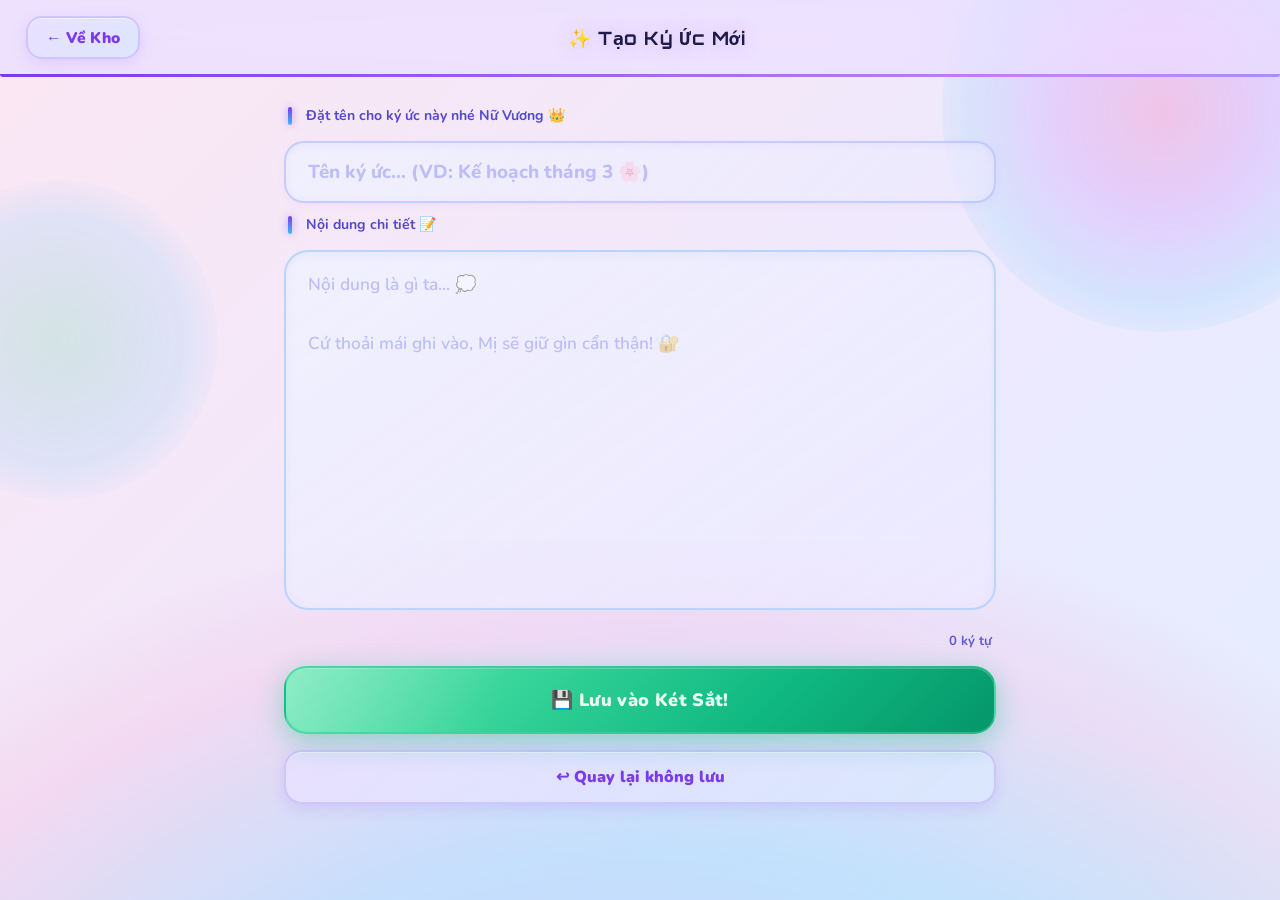
<file: TaoKyUc.html>
<!DOCTYPE html>
<html lang="vi">
<head>
<meta charset="UTF-8">
<meta name="viewport" content="width=device-width, initial-scale=1.0, maximum-scale=1.0, user-scalable=no">
<title>Tạo Ký Ức Mới ✨</title>
<script>(function(){try{let c=JSON.parse(localStorage.getItem('Cloyveh_Theme'));if(c&&c.length>0){let g=c.length===1?`linear-gradient(135deg,${c[0]}dd,${c[0]},${c[0]}ee)`:`linear-gradient(135deg,${c.join(',')})`;let s=document.createElement('style');s.innerHTML=`body{background:${g}!important;background-size:300% 300%!important;animation:bgShift 25s ease infinite!important;}`;document.head.appendChild(s);}}catch(e){}})();</script>
<link rel="preconnect" href="https://fonts.googleapis.com">
<link href="https://fonts.googleapis.com/css2?family=Orbitron:wght@700;900&family=Nunito:wght@600;700;800;900&display=swap" rel="stylesheet">
<link rel="stylesheet" href="Base.css">
<style>
body { display: flex; flex-direction: column; min-height: 100vh; }
.page-wrap { flex: 1; display: flex; flex-direction: column; gap: 16px; }

.hint {
    font-size: .88rem; color: var(--ink3);
    font-weight: 700; padding: 0 4px;
    opacity: .9;
}

/* Section labels with subtle neon left border */
.section-label {
    display: flex; align-items: center; gap: 10px;
    padding: 0 4px;
}
.section-label::before {
    content: '';
    width: 4px; height: 18px;
    background: linear-gradient(180deg,#7c3aed,#38bdf8);
    border-radius: 4px;
    box-shadow: 0 0 8px rgba(124,58,237,.5);
    flex-shrink: 0;
}

.btn-save-main {
    background: linear-gradient(135deg,#6ee7b7,#34d399,#10b981,#059669);
    color: rgba(236,253,245,.97);
    font-weight: 900;
    font-size: clamp(1rem,3.5vw,1.12rem);
    padding: clamp(15px,4vw,20px) 32px;
    border-radius: 22px;
    border: 2px solid rgba(52,211,153,.55);
    box-shadow: 0 8px 28px rgba(16,185,129,.38),
                inset 0 1px 0 rgba(255,255,255,.22);
    width: 100%;
    will-change: transform, box-shadow;
    transform: translateZ(0);
    transition: transform .38s var(--silk), box-shadow .38s var(--silk);
    letter-spacing: .02em;
}
.btn-save-main:hover {
    box-shadow: var(--gm), 0 10px 36px rgba(16,185,129,.28);
}
.btn-save-main:active {
    transform: scale(.93) translateZ(0) !important;
    transition: transform .07s var(--snap) !important;
}

.char-count {
    text-align: right; font-size: .82rem;
    font-weight: 700; color: var(--ink3);
    padding: 0 4px; opacity: .8;
}

/* Textarea wrapper with glow ring */
.textarea-wrap {
    position: relative;
}
.textarea-wrap::before {
    content: '';
    position: absolute; inset: -2px;
    border-radius: 26px;
    background: linear-gradient(135deg,#7c3aed,#38bdf8,#34d399,#f472b6);
    background-size: 300% auto;
    animation: borderFlow 5s linear infinite;
    opacity: 0;
    transition: opacity .4s var(--silk);
    z-index: -1;
    pointer-events: none;
}
.textarea-wrap:focus-within::before {
    opacity: .35;
}
</style>
</head>
<body>
<!-- Ambient orb -->
<div style="position:fixed;top:20vh;left:-8vw;width:clamp(180px,36vw,320px);height:clamp(180px,36vw,320px);background:radial-gradient(circle,rgba(52,211,153,.18) 0%,rgba(56,189,248,.12) 55%,transparent 75%);border-radius:50%;animation:orbPulse2 24s ease-in-out infinite;pointer-events:none;z-index:0;will-change:transform,opacity;"></div>

<div class="topbar">
    <a href="index.html" class="btn-back">← Về Kho</a>
    <div class="topbar-title">✨ Tạo Ký Ức Mới</div>
    <div style="width:80px"></div>
</div>

<div class="page-wrap">
    <div class="section-label">
        <p class="hint">Đặt tên cho ký ức này nhé Nữ Vương 👑</p>
    </div>

    <input type="text" id="titleInput" class="glass-input"
           placeholder="Tên ký ức... (VD: Kế hoạch tháng 3 🌸)"
           maxlength="100" oninput="updateCount()">

    <div class="section-label" style="margin-top:-4px">
        <p class="hint">Nội dung chi tiết 📝</p>
    </div>

    <div class="textarea-wrap">
        <textarea id="contentInput" class="glass-textarea"
                  placeholder="Nội dung là gì ta... 💭&#10;&#10;Cứ thoải mái ghi vào, Mị sẽ giữ gìn cẩn thận! 🔐"
                  style="height:clamp(220px,45vw,360px)"
                  oninput="updateCount()"></textarea>
    </div>

    <p class="char-count" id="charCount">0 ký tự</p>

    <button class="btn-save-main" onclick="saveMemory()">💾 Lưu vào Két Sắt!</button>

    <a href="index.html" class="btn-back"
       style="text-align:center;padding:14px;border-radius:18px;font-size:1rem;text-decoration:none;display:flex;justify-content:center;">
        ↩ Quay lại không lưu
    </a>
</div>

<div class="toast" id="toast">✨ Thông báo</div>
<script>
const MK='Cloyveh_Codex_V2';
function toast(msg){const t=document.getElementById('toast');t.textContent=msg;t.classList.add('show');clearTimeout(t._t);t._t=setTimeout(()=>t.classList.remove('show'),2500);}
function updateCount(){const c=document.getElementById('contentInput').value.length;document.getElementById('charCount').textContent=c+' ký tự';}
function saveMemory(){
    const title=document.getElementById('titleInput').value.trim()||'Ký ức êm đềm ☁️';
    const content=document.getElementById('contentInput').value.trim();
    if(!content){toast('Sếp chưa nhập nội dung gì hết trơn! ⚠️');return;}
    const mems=JSON.parse(localStorage.getItem(MK)||'[]');
    const now=new Date();
    mems.unshift({id:Date.now(),title,content,
        date:`${now.getDate()}/${now.getMonth()+1}/${now.getFullYear()}`,
        time:`${now.getHours()}:${now.getMinutes()}`});
    localStorage.setItem(MK,JSON.stringify(mems));
    toast('Đã nhét vô két sắt! 📚');
    setTimeout(()=>location.href='index.html',800);
}
document.getElementById('titleInput').addEventListener('keydown',e=>{if(e.key==='Enter'){e.preventDefault();document.getElementById('contentInput').focus();}});
</script>
</body>
</html>
</file>
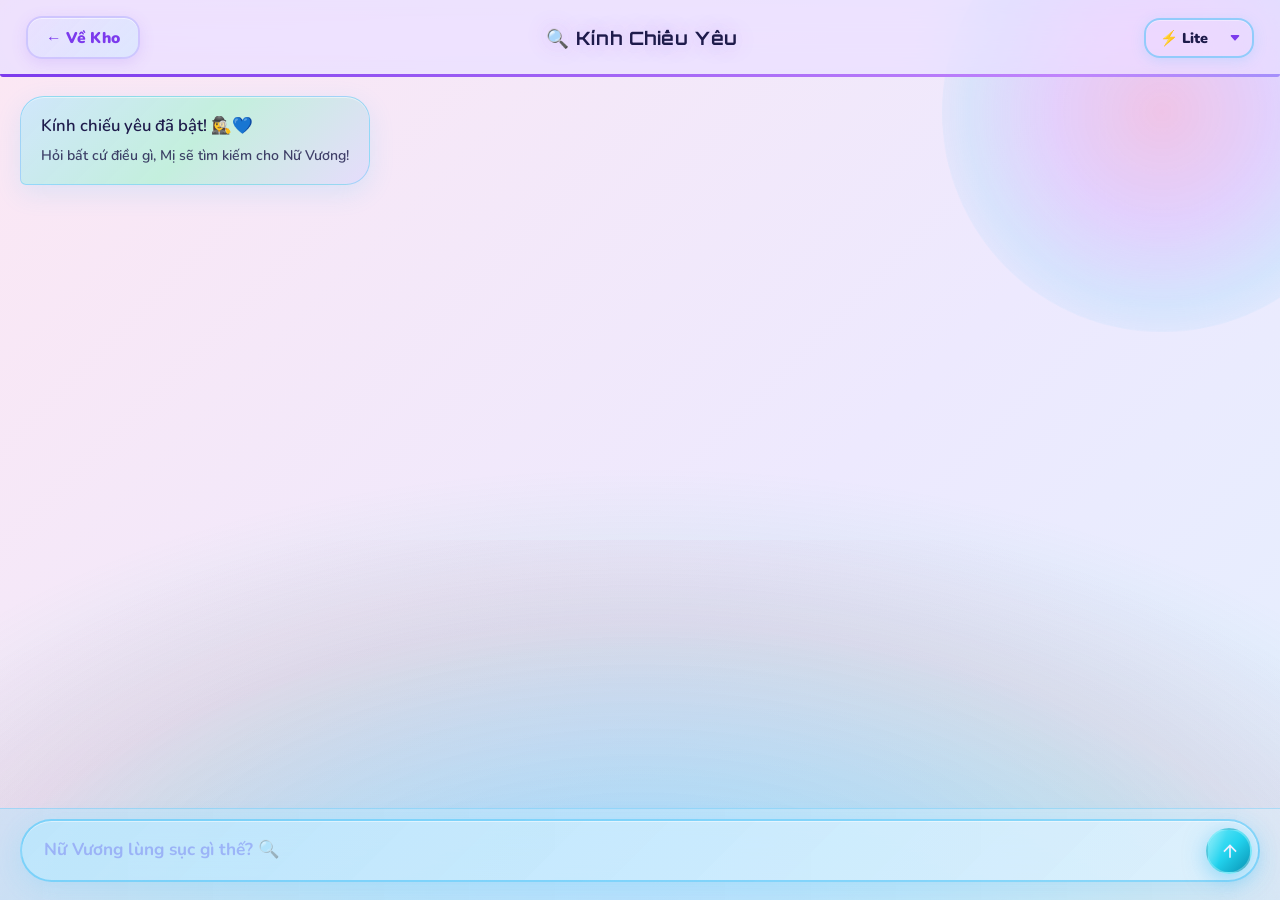
<file: Tim.html>
<!DOCTYPE html>
<html lang="vi">
<head>
<meta charset="UTF-8">
<meta name="viewport" content="width=device-width, initial-scale=1.0, maximum-scale=1.0, user-scalable=no">
<title>Kính Chiếu Yêu 🔍</title>
<script>(function(){try{let c=JSON.parse(localStorage.getItem('Cloyveh_Theme'));if(c&&c.length>0){let g=c.length===1?`linear-gradient(135deg,${c[0]}dd,${c[0]},${c[0]}ee)`:`linear-gradient(135deg,${c.join(',')})`;let s=document.createElement('style');s.innerHTML=`body{background:${g}!important;background-size:300% 300%!important;animation:bgShift 25s ease infinite!important;}`;document.head.appendChild(s);}}catch(e){}})();</script>
<link rel="preconnect" href="https://fonts.googleapis.com">
<link href="https://fonts.googleapis.com/css2?family=Orbitron:wght@700;900&family=Nunito:wght@600;700;800;900&display=swap" rel="stylesheet">
<link rel="stylesheet" href="Base.css">
<script src="Timkiem.js"></script>
<style>
body {
    display: flex; flex-direction: column;
    height: 100vh; overflow: hidden;
}
.topbar { flex-shrink: 0; }

.chat-wrap {
    flex: 1; display: flex;
    flex-direction: column; overflow: hidden;
    position: relative; z-index: 10;
}

.chat-body {
    flex: 1; overflow-y: auto;
    padding: clamp(14px,3.5vw,20px);
    display: flex; flex-direction: column;
    gap: 15px; scroll-behavior: smooth;
}

.chat-foot {
    flex-shrink: 0;
    padding: 10px clamp(12px,3vw,20px) clamp(12px,3vw,18px);
    background: linear-gradient(90deg,
        rgba(186,230,253,.48), rgba(224,242,254,.42));
    backdrop-filter: blur(24px);
    border-top: 1.5px solid rgba(56,189,248,.3);
    will-change: transform;
    transform: translateZ(0);
}

/* Ocean-theme pill */
.pill {
    display: flex; align-items: flex-end; gap: 9px;
    background: linear-gradient(135deg,
        rgba(186,230,253,.82), rgba(224,242,254,.76));
    border: 2px solid rgba(56,189,248,.5);
    border-radius: 32px;
    padding: 6px 6px 6px 22px;
    box-shadow: 0 6px 26px rgba(56,189,248,.15),
                inset 0 1px 0 rgba(255,255,255,.45);
    will-change: box-shadow;
    transform: translateZ(0);
    transition: box-shadow .35s var(--silk), border-color .35s var(--silk);
}
.pill:focus-within {
    border-color: rgba(56,189,248,.72);
    box-shadow: 0 0 0 4px rgba(56,189,248,.18),
                0 6px 26px rgba(56,189,248,.22);
}

/* Ocean model selector */
.model-pill {
    background: linear-gradient(90deg,
        rgba(186,230,253,.78), rgba(167,243,208,.7));
    border: 2px solid rgba(56,189,248,.5);
    border-radius: 16px;
    padding: 8px 32px 8px 14px;
    font-weight: 900; color: var(--ink);
    font-size: clamp(.76rem,2.5vw,.9rem);
    cursor: pointer;
    appearance: none; -webkit-appearance: none;
    background-image: url("data:image/svg+xml,%3Csvg xmlns='http://www.w3.org/2000/svg' width='12' height='12' fill='%237c3aed' viewBox='0 0 16 16'%3E%3Cpath d='M7.247 11.14L2.451 5.658C1.885 5.013 2.345 4 3.204 4h9.592a1 1 0 0 1 .753 1.659l-4.796 5.48a1 1 0 0 1-1.506 0z'/%3E%3C/svg%3E");
    background-repeat: no-repeat;
    background-position: right 11px center;
    box-shadow: 0 3px 14px rgba(56,189,248,.18),
                inset 0 1px 0 rgba(255,255,255,.35);
    will-change: box-shadow; transform: translateZ(0);
    transition: box-shadow .3s var(--silk), transform .3s var(--silk);
}
.model-pill:hover {
    box-shadow: var(--go);
    transform: translateY(-1px) translateZ(0);
}

/* Ocean send button */
.btn-send-ocean {
    background: linear-gradient(135deg,#67e8f9,#22d3ee,#0891b2);
    color: #082f49;
    width: 46px; height: 46px; flex-shrink: 0;
    border-radius: 50%;
    box-shadow: 0 5px 22px rgba(56,189,248,.5);
    border: 2px solid rgba(255,255,255,.28);
    will-change: transform, box-shadow;
    transform: translateZ(0);
    transition: box-shadow .3s var(--silk), transform .3s var(--silk);
}
.btn-send-ocean:hover { box-shadow: var(--go); }
.btn-send-ocean:active {
    transform: scale(.93) translateZ(0) !important;
    transition: transform .07s var(--snap) !important;
}

/* Ocean-themed AI messages */
.msg-ai-ocean {
    background: linear-gradient(135deg,
        rgba(186,230,253,.68), rgba(167,243,208,.65), rgba(221,214,254,.65)) !important;
    border-color: rgba(56,189,248,.38) !important;
    box-shadow: 0 8px 26px rgba(56,189,248,.14),
                inset 0 1px 0 rgba(255,255,255,.48) !important;
}
</style>
</head>
<body>
<!-- Ocean ambient orb -->
<div style="position:fixed;bottom:0;left:50%;transform:translateX(-50%);width:140vw;height:50vh;background:radial-gradient(ellipse at center bottom,rgba(56,189,248,.2) 0%,rgba(52,211,153,.12) 40%,transparent 68%);pointer-events:none;z-index:0;will-change:opacity;"></div>

<div class="topbar">
    <a href="index.html" class="btn-back">← Về Kho</a>
    <div class="topbar-title">🔍 Kính Chiếu Yêu</div>
    <select class="model-pill" id="modelSel">
        <option value="gemini-2.5-flash-lite">⚡ Lite</option>
        <option value="gemini-2.5-flash">🧠 Flash</option>
        <option value="gemini-3-flash-preview">💎 Pro</option>
    </select>
</div>

<div class="chat-wrap">
    <div class="chat-body" id="chatBody">
        <div class="msg-wrap">
            <div class="msg-ai msg-ai-ocean">
                Kính chiếu yêu đã bật! 🕵️‍♀️💙<br>
                <span style="font-size:.88rem;opacity:.82">Hỏi bất cứ điều gì, Mị sẽ tìm kiếm cho Nữ Vương!</span>
            </div>
        </div>
    </div>
    <div class="chat-foot">
        <div class="pill">
            <textarea id="chatInput" class="chat-input" rows="1" placeholder="Nữ Vương lùng sục gì thế? 🔍"></textarea>
            <button class="btn-send-ocean" onclick="send()" id="btnSend">
                <svg class="send-svg" fill="#082f49" viewBox="0 0 24 24"><path d="M4 12l1.41 1.41L11 7.83V20h2V7.83l5.58 5.59L20 12l-8-8-8 8z"/></svg>
            </button>
        </div>
    </div>
</div>

<div class="toast" id="toast">✨ Thông báo</div>
<script>
const AK='Cloyveh_API_Key',SK='Cloyveh_Saved_Chats';
let history=[],isSending=false;
function toast(msg){const t=document.getElementById('toast');t.textContent=msg;t.classList.add('show');clearTimeout(t._t);t._t=setTimeout(()=>t.classList.remove('show'),2500);}

function addMsg(who,text){
    const body=document.getElementById('chatBody');
    if(who==='user'){
        const d=document.createElement('div');d.className='msg-user';d.textContent=text;body.appendChild(d);
    } else {
        const wrap=document.createElement('div');wrap.className='msg-wrap';
        const d=document.createElement('div');d.className='msg-ai msg-ai-ocean';
        d.textContent=text;
        const btn=document.createElement('button');btn.className='btn-save-msg';btn.textContent='💾 Lưu đoạn này';
        btn.onclick=()=>{
            const saved=JSON.parse(localStorage.getItem(SK)||'[]');const now=new Date();
            saved.unshift({id:Date.now(),mode:'search',text,date:`${now.getDate()}/${now.getMonth()+1}/${now.getFullYear()}`,time:`${now.getHours()}:${now.getMinutes()}`});
            localStorage.setItem(SK,JSON.stringify(saved));toast('Đã lưu! 💾');
        };
        wrap.appendChild(d);wrap.appendChild(btn);body.appendChild(wrap);
    }
    body.scrollTop=body.scrollHeight;
}

async function send(){
    const input=document.getElementById('chatInput');
    const text=input.value.trim();
    if(!text||isSending)return;
    const apiKey=localStorage.getItem(AK)||'';
    if(!apiKey){toast('Sếp chưa nhập API Key kìa! 🔑');return;}
    isSending=true;
    const btn=document.getElementById('btnSend');btn.style.opacity='.5';btn.disabled=true;
    addMsg('user',text);input.value='';input.style.height='';
    history.push({role:'user',parts:[{text}]});
    const sp=window.CLAUDE_SEARCH_PROMPT||'Bạn là trợ lý tìm kiếm thông tin. Hãy tìm và tóm tắt chính xác, đầy đủ nguồn nếu có.';
    const model=document.getElementById('modelSel').value;
    const tw=document.createElement('div');tw.className='msg-wrap';
    tw.innerHTML='<div class="msg-ai msg-ai-ocean" style="opacity:.6">🔍 Đang tìm kiếm...</div>';
    document.getElementById('chatBody').appendChild(tw);document.getElementById('chatBody').scrollTop=99999;
    try{
        const res=await fetch(`https://generativelanguage.googleapis.com/v1beta/models/${model}:generateContent?key=${apiKey}`,
            {method:'POST',headers:{'Content-Type':'application/json'},
             body:JSON.stringify({contents:history,systemInstruction:{parts:[{text:sp}]}})});
        const data=await res.json();
        if(data.error)throw new Error(data.error.message);
        const aiText=data.candidates[0].content.parts[0].text;
        history.push({role:'model',parts:[{text:aiText}]});
        tw.remove();addMsg('ai',aiText);
    }catch(err){
        tw.remove();
        const ew=document.createElement('div');ew.className='msg-wrap';
        ew.innerHTML=`<div class="msg-ai" style="color:#ef4444">❌ Lỗi: ${err.message}</div>`;
        document.getElementById('chatBody').appendChild(ew);
    }finally{
        isSending=false;btn.style.opacity='1';btn.disabled=false;
        document.getElementById('chatBody').scrollTop=99999;
    }
}

const ci=document.getElementById('chatInput');
ci.addEventListener('keydown',e=>{if(e.key==='Enter'&&!e.shiftKey){e.preventDefault();send();}});
ci.addEventListener('input',()=>{ci.style.height='auto';ci.style.height=Math.min(ci.scrollHeight,100)+'px';});
</script>
</body>
</html>
</file>
<file: Base.css>
/* =========================================================
   BASE.CSS — CLOYVEH CODEX IRIDAPRISM V4.0 — ULTRA EDITION
   Cosmic Healing Sanctuary · 120fps · Glassmorphism Deep Space
   ========================================================= */
:root {
    --v: #7c3aed; --v2: #c084fc; --b: #38bdf8;
    --p: #f472b6; --g: #34d399; --y: #fbbf24;
    --ink: #1e1b4b; --ink2: #4c1d95; --ink3: #4338ca;
    --glass: rgba(238,232,255,0.58);
    --gb: rgba(196,181,253,0.38);

    /* Precision easing */
    --silk: cubic-bezier(.25,.8,.25,1);
    --spring: cubic-bezier(.34,1.56,.64,1);
    --snap: cubic-bezier(.68,-.55,.27,1.55);

    /* Tri-layer neon glows */
    --gp: 0 0 10px rgba(192,132,252,.75), 0 0 28px rgba(192,132,252,.45), 0 0 60px rgba(192,132,252,.18);
    --go: 0 0 10px rgba(56,189,248,.75),  0 0 28px rgba(56,189,248,.45),  0 0 60px rgba(56,189,248,.18);
    --gn: 0 0 10px rgba(244,114,182,.75), 0 0 28px rgba(244,114,182,.45), 0 0 60px rgba(244,114,182,.18);
    --gm: 0 0 10px rgba(52,211,153,.65),  0 0 28px rgba(52,211,153,.4),   0 0 60px rgba(52,211,153,.15);

    /* Colored depth shadows */
    --shadow-card: 0 8px 32px rgba(124,58,237,.12), 0 2px 8px rgba(56,189,248,.06), inset 0 1px 0 rgba(255,255,255,.55);
    --shadow-card-hover: 0 20px 56px rgba(124,58,237,.22), 0 8px 20px rgba(56,189,248,.1), inset 0 1px 0 rgba(255,255,255,.65);
    --shadow-modal: 0 32px 80px rgba(30,27,75,.35), 0 8px 32px rgba(124,58,237,.18), inset 0 1px 0 rgba(255,255,255,.55);
    --shadow-btn: 0 6px 24px rgba(124,58,237,.38), 0 2px 8px rgba(124,58,237,.22);
}

*, *::before, *::after {
    box-sizing: border-box; margin: 0; padding: 0;
    font-family: 'Nunito', sans-serif;
    -webkit-tap-highlight-color: transparent;
    scroll-behavior: smooth;
}

body {
    background: linear-gradient(135deg,
        #fce7f3 0%, #ede9fe 15%, #e0f2fe 30%,
        #d1fae5 45%, #fef3c7 58%,
        #fce7f3 72%, #ede9fe 86%, #e0f2fe 100%);
    background-size: 400% 400%;
    animation: bgShift 28s ease infinite;
    background-attachment: fixed;
    color: var(--ink);
    min-height: 100vh;
    overflow-x: hidden;
}

/* === ATMOSPHERIC DEPTH LAYERS === */

/* Orb 1 – bottom center aurora */
body::before {
    content: ''; position: fixed;
    bottom: -35%; left: 50%; transform: translateX(-50%);
    width: 150vw; height: 75vh;
    background: radial-gradient(ellipse at center bottom,
        rgba(167,139,250,.32) 0%,
        rgba(56,189,248,.22) 38%,
        rgba(244,114,182,.12) 62%,
        transparent 75%);
    pointer-events: none; z-index: 0;
    will-change: opacity;
}

/* Orb 2 – top right nebula burst */
body::after {
    content: ''; position: fixed;
    top: -12vh; right: -8vw;
    width: clamp(260px,52vw,440px);
    height: clamp(260px,52vw,440px);
    background: radial-gradient(circle,
        rgba(244,114,182,.3) 0%,
        rgba(196,132,252,.24) 35%,
        rgba(56,189,248,.12) 62%,
        transparent 80%);
    border-radius: 50%;
    animation: orbPulse 18s ease-in-out infinite;
    pointer-events: none; z-index: 0;
    will-change: transform, opacity;
}

/* === KEYFRAMES === */
@keyframes bgShift {
    0%   { background-position:   0% 50% }
    50%  { background-position: 100% 50% }
    100% { background-position:   0% 50% }
}
@keyframes orbPulse {
    0%,100% { transform: scale(1)    translate(0,0);          opacity: .72 }
    33%      { transform: scale(1.14) translate(-2.5vw,4vh);   opacity: 1   }
    66%      { transform: scale(.88)  translate(4vw,-2.5vh);   opacity: .5  }
}
@keyframes orbPulse2 {
    0%,100% { transform: scale(1)    translate(0,0);     opacity: .45 }
    40%      { transform: scale(1.18) translate(2vw,-4vh); opacity: .75 }
    75%      { transform: scale(.84)  translate(-2vw,3vh); opacity: .3  }
}
@keyframes shimmer {
    0%   { background-position: -250% center }
    100% { background-position:  250% center }
}
@keyframes fadeDown {
    from { opacity: 0; transform: translateY(-28px) translateZ(0) }
    to   { opacity: 1; transform: translateY(0)     translateZ(0) }
}
@keyframes fadeUp {
    from { opacity: 0; transform: translateY(26px) translateZ(0) }
    to   { opacity: 1; transform: translateY(0)    translateZ(0) }
}
@keyframes float {
    0%,100% { transform: translateY(0)    translateZ(0) }
    50%      { transform: translateY(-11px) translateZ(0) }
}
@keyframes scaleIn {
    from { opacity: 0; transform: scale(.82) translateZ(0) }
    to   { opacity: 1; transform: scale(1)   translateZ(0) }
}
@keyframes pulseGlow {
    0%,100% { opacity: .7 }
    50%      { opacity: 1  }
}
@keyframes borderFlow {
    0%   { background-position:   0% 50% }
    100% { background-position: 400% 50% }
}

/* ═══════════════════════════════
   TOPBAR
═══════════════════════════════ */
.topbar {
    position: sticky; top: 0; z-index: 50;
    display: flex; align-items: center; justify-content: space-between;
    padding: clamp(10px,2.5vw,16px) clamp(14px,4vw,26px);
    background: rgba(230,222,255,.68);
    backdrop-filter: blur(32px) saturate(1.9) brightness(1.04);
    -webkit-backdrop-filter: blur(32px) saturate(1.9) brightness(1.04);
    border-bottom: 1.5px solid rgba(196,181,253,.45);
    will-change: transform;
    transform: translateZ(0);
}
.topbar::after {
    content: ''; position: absolute;
    bottom: -1.5px; left: 0; right: 0; height: 3px;
    background: linear-gradient(90deg,
        #7c3aed, #c084fc, #38bdf8, #34d399,
        #f472b6, #fbbf24, #7c3aed);
    background-size: 500% auto;
    animation: borderFlow 5s linear infinite;
    border-radius: 0 0 3px 3px;
}
.topbar-title {
    font-family: 'Orbitron', monospace;
    font-weight: 700;
    font-size: clamp(.88rem,3.5vw,1.15rem);
    color: var(--ink);
    text-shadow: 0 0 22px rgba(124,58,237,.32);
    letter-spacing: .03em;
}

/* ═══════════════════════════════
   BUTTONS — Universal System
═══════════════════════════════ */
button, a.btn {
    border: none; cursor: pointer;
    touch-action: manipulation;
    display: flex; align-items: center;
    justify-content: center; gap: 8px;
    will-change: transform, box-shadow;
    transform: translateZ(0);
    transition:
        transform .35s var(--silk),
        box-shadow .35s var(--silk),
        opacity .2s;
    position: relative;
    overflow: hidden;
}

/* Physical press feedback */
button:active, a.btn:active {
    transform: scale(.93) translateZ(0) !important;
    transition: transform .07s var(--snap) !important;
}
/* Lift on hover */
button:hover, a.btn:hover {
    transform: translateY(-2px) translateZ(0);
}

/* Shimmer sweep on hover */
button::after, a.btn::after {
    content: '';
    position: absolute; inset: 0;
    background: linear-gradient(105deg,
        transparent 35%, rgba(255,255,255,.22) 50%, transparent 65%);
    background-size: 200% 100%;
    background-position: -100% 0;
    transition: background-position .5s var(--silk);
    pointer-events: none; border-radius: inherit;
}
button:hover::after, a.btn:hover::after {
    background-position: 200% 0;
}

.btn-back {
    background: linear-gradient(135deg,
        rgba(232,224,255,.88), rgba(218,232,254,.82));
    border: 2px solid rgba(196,181,253,.65);
    color: var(--v); font-weight: 900;
    font-size: clamp(.84rem,3vw,.97rem);
    padding: 9px 18px; border-radius: 16px;
    box-shadow: 0 4px 16px rgba(124,58,237,.14),
                inset 0 1px 0 rgba(255,255,255,.5);
    text-decoration: none;
}
.btn-back:hover { box-shadow: var(--gp); }

.btn-purple {
    background: linear-gradient(135deg,#a78bfa,#7c3aed,#6d28d9);
    color: rgba(245,240,255,.97);
    font-weight: 900; border-radius: 20px;
    padding: clamp(13px,3.5vw,16px) 30px;
    font-size: clamp(.95rem,3vw,1.05rem);
    border: 2px solid rgba(255,255,255,.28);
    box-shadow: 0 8px 28px rgba(124,58,237,.48),
                inset 0 1px 0 rgba(255,255,255,.22);
}
.btn-purple:hover { box-shadow: var(--gp); }

.btn-mint {
    background: linear-gradient(135deg,#6ee7b7,#34d399,#10b981);
    color: #022c22; font-weight: 900; border-radius: 20px;
    padding: clamp(13px,3.5vw,16px) 30px;
    font-size: clamp(.95rem,3vw,1.05rem);
    border: 2px solid rgba(52,211,153,.55);
    box-shadow: 0 8px 28px rgba(16,185,129,.38),
                inset 0 1px 0 rgba(255,255,255,.22);
}
.btn-mint:hover { box-shadow: var(--gm); }

.btn-ocean {
    background: linear-gradient(135deg,#67e8f9,#22d3ee,#0891b2);
    color: #082f49; font-weight: 900; border-radius: 20px;
    padding: clamp(13px,3.5vw,16px) 30px;
    font-size: clamp(.95rem,3vw,1.05rem);
    border: 2px solid rgba(56,189,248,.55);
    box-shadow: 0 8px 28px rgba(56,189,248,.32),
                inset 0 1px 0 rgba(255,255,255,.22);
}
.btn-ocean:hover { box-shadow: var(--go); }

.btn-red {
    background: linear-gradient(135deg,#fca5a5,#f87171,#ef4444);
    color: #450a0a; font-weight: 900; border-radius: 20px;
    padding: clamp(13px,3.5vw,16px) 30px;
    font-size: clamp(.95rem,3vw,1.05rem);
    border: 2px solid rgba(248,113,113,.55);
    box-shadow: 0 8px 28px rgba(239,68,68,.3),
                inset 0 1px 0 rgba(255,255,255,.22);
}
.btn-red:hover {
    box-shadow: 0 0 12px rgba(239,68,68,.7),
                0 0 30px rgba(239,68,68,.38),
                0 0 60px rgba(239,68,68,.15);
}

.btn-icon {
    width: clamp(40px,10vw,46px);
    height: clamp(40px,10vw,46px);
    border-radius: 14px; font-size: 1.1rem; font-weight: 900;
}
.btn-icon-close {
    background: linear-gradient(135deg,rgba(254,226,226,.88),rgba(252,165,165,.78));
    border: 2px solid rgba(252,165,165,.68); color: #9b1c1c;
    box-shadow: 0 4px 16px rgba(239,68,68,.18);
}
.btn-icon-close:hover {
    box-shadow: 0 0 12px rgba(239,68,68,.65),
                0 0 28px rgba(239,68,68,.28);
}
.btn-icon-save {
    background: linear-gradient(135deg,#34d399,#10b981,#059669);
    color: rgba(236,253,245,.97);
    border: 2px solid rgba(52,211,153,.55);
    box-shadow: 0 6px 22px rgba(16,185,129,.38);
    padding: 9px 22px;
    width: auto; height: auto;
    font-size: clamp(.95rem,3vw,1.05rem);
}
.btn-icon-save:hover { box-shadow: var(--gm); }

/* ═══════════════════════════════
   INPUTS
═══════════════════════════════ */
.glass-input {
    width: 100%;
    background: linear-gradient(135deg,
        rgba(238,242,255,.74), rgba(237,233,254,.64));
    border: 2px solid rgba(165,180,252,.58);
    border-radius: 20px;
    padding: clamp(13px,3.5vw,16px) 22px;
    font-size: clamp(1.05rem,3.5vw,1.18rem);
    font-weight: 800; color: var(--ink); outline: none;
    box-shadow: inset 0 2px 8px rgba(99,102,241,.07),
                0 2px 10px rgba(124,58,237,.05);
    transition: border-color .3s var(--silk), box-shadow .3s var(--silk);
    will-change: box-shadow;
    transform: translateZ(0);
}
.glass-input:focus {
    border-color: rgba(124,58,237,.72);
    box-shadow: 0 0 0 5px rgba(167,139,250,.2),
                inset 0 2px 8px rgba(99,102,241,.07),
                0 4px 22px rgba(124,58,237,.14);
}

.glass-textarea {
    width: 100%; resize: none; outline: none;
    background: linear-gradient(145deg,
        rgba(238,242,255,.77), rgba(237,233,254,.67));
    border: 2px solid rgba(147,197,253,.58);
    border-radius: 24px;
    padding: 18px 22px;
    font-size: clamp(.98rem,3.2vw,1.08rem);
    font-weight: 600; color: var(--ink); line-height: 1.72;
    box-shadow: inset 0 3px 12px rgba(99,102,241,.06);
    transition: border-color .3s var(--silk), box-shadow .3s var(--silk);
    will-change: box-shadow;
    transform: translateZ(0);
}
.glass-textarea:focus {
    border-color: rgba(124,58,237,.62);
    box-shadow: 0 0 0 5px rgba(167,139,250,.17),
                inset 0 3px 12px rgba(99,102,241,.06),
                0 4px 22px rgba(124,58,237,.12);
}
.glass-textarea::placeholder,
.glass-input::placeholder { color: rgba(99,102,241,.36); }

.select-glass {
    appearance: none; -webkit-appearance: none;
    background: linear-gradient(90deg,
        rgba(186,230,253,.74), rgba(167,243,208,.68), rgba(233,213,255,.74));
    border: 2px solid rgba(196,181,253,.52);
    border-radius: 16px;
    padding: 11px 40px 11px 16px;
    font-weight: 900; color: var(--ink);
    font-size: clamp(.82rem,2.5vw,.92rem);
    background-image: url("data:image/svg+xml,%3Csvg xmlns='http://www.w3.org/2000/svg' width='12' height='12' fill='%237c3aed' viewBox='0 0 16 16'%3E%3Cpath d='M7.247 11.14L2.451 5.658C1.885 5.013 2.345 4 3.204 4h9.592a1 1 0 0 1 .753 1.659l-4.796 5.48a1 1 0 0 1-1.506 0z'/%3E%3C/svg%3E");
    background-repeat: no-repeat;
    background-position: right 14px center;
    cursor: pointer;
    transition: box-shadow .3s var(--silk);
    will-change: box-shadow;
}
.select-glass:hover { box-shadow: var(--gp); }

/* ═══════════════════════════════
   CHAT MESSAGES
═══════════════════════════════ */
.msg-user {
    align-self: flex-end; color: var(--ink);
    padding: clamp(12px,3vw,15px) 20px;
    border-radius: 24px 24px 6px 24px;
    max-width: 85%; font-weight: 700;
    font-size: clamp(.93rem,3vw,1.04rem);
    background: linear-gradient(135deg,
        rgba(253,230,138,.82), rgba(252,207,232,.77), rgba(233,213,255,.82));
    border: 1.5px solid rgba(253,230,138,.58);
    word-wrap: break-word; line-height: 1.65;
    animation: fadeUp .38s var(--silk);
    box-shadow: 0 6px 22px rgba(251,191,36,.16),
                inset 0 1px 0 rgba(255,255,255,.45);
    will-change: transform; transform: translateZ(0);
}

.msg-wrap {
    align-self: flex-start; max-width: 90%;
    display: flex; flex-direction: column; gap: 6px;
    animation: fadeUp .38s var(--silk);
}

.msg-ai {
    color: var(--ink);
    padding: clamp(12px,3vw,15px) 20px;
    background: linear-gradient(135deg,
        rgba(167,243,208,.67), rgba(186,230,253,.67), rgba(221,214,254,.67));
    border: 1.5px solid rgba(52,211,153,.38);
    border-radius: 24px 24px 24px 6px;
    font-weight: 600; font-size: clamp(.93rem,3vw,1.04rem);
    line-height: 1.72; word-wrap: break-word;
    box-shadow: 0 8px 26px rgba(52,211,153,.15),
                inset 0 1px 0 rgba(255,255,255,.48);
    will-change: transform; transform: translateZ(0);
}

.btn-save-msg {
    align-self: flex-start;
    background: linear-gradient(135deg,
        rgba(220,252,231,.88), rgba(167,243,208,.78));
    color: #14532d;
    border: 2px solid rgba(74,222,128,.55);
    padding: 5px 15px; border-radius: 24px;
    font-size: .8rem; font-weight: 900; cursor: pointer;
    transition:
        box-shadow .3s var(--silk),
        transform .28s var(--silk);
    will-change: transform; transform: translateZ(0);
}
.btn-save-msg:hover {
    box-shadow: var(--gm);
    transform: translateY(-1px) translateZ(0) !important;
}
.btn-save-msg:active {
    transform: scale(.91) translateZ(0) !important;
}

.chat-body {
    flex: 1; overflow-y: auto;
    padding: clamp(14px,4vw,22px);
    display: flex; flex-direction: column;
    gap: 16px; scroll-behavior: smooth;
}
.chat-body::-webkit-scrollbar { width: 5px; }
.chat-body::-webkit-scrollbar-thumb {
    background: linear-gradient(180deg,#c084fc,#38bdf8);
    border-radius: 10px;
}

.chat-input-pill {
    display: flex; align-items: flex-end; gap: 9px;
    background: linear-gradient(135deg,
        rgba(238,242,255,.8), rgba(224,242,254,.74));
    border: 2px solid rgba(196,181,253,.58);
    border-radius: 32px;
    padding: 6px 6px 6px 22px;
    box-shadow: 0 6px 26px rgba(99,102,241,.13),
                inset 0 1px 0 rgba(255,255,255,.45);
    will-change: box-shadow;
    transform: translateZ(0);
    transition: box-shadow .35s var(--silk), border-color .35s var(--silk);
}
.chat-input-pill:focus-within {
    border-color: rgba(167,139,250,.68);
    box-shadow: 0 0 0 4px rgba(167,139,250,.18),
                0 6px 26px rgba(99,102,241,.18);
}

.chat-input {
    flex: 1; background: transparent; border: none;
    padding: 10px 0;
    font-size: clamp(1rem,3.5vw,1.08rem);
    outline: none; resize: none;
    overflow-y: auto; min-height: 44px; max-height: 100px;
    line-height: 1.55; font-weight: 700; color: var(--ink);
}
.chat-input::placeholder { color: rgba(99,102,241,.4); }

.btn-send {
    background: linear-gradient(135deg,#a78bfa,#7c3aed,#6d28d9);
    color: rgba(245,240,255,.97);
    width: 46px; height: 46px; flex-shrink: 0;
    border-radius: 50%;
    box-shadow: 0 5px 22px rgba(124,58,237,.52);
    border: 2px solid rgba(255,255,255,.28);
    will-change: transform, box-shadow;
    transform: translateZ(0);
}
.btn-send:hover { box-shadow: var(--gp); }
.send-svg {
    width: 20px; height: 20px;
    fill: rgba(245,240,255,.97); margin-left: 2px;
}

/* ═══════════════════════════════
   TOAST
═══════════════════════════════ */
.toast {
    position: fixed;
    bottom: clamp(30px,8vh,55px); left: 50%;
    transform: translateX(-50%) translateY(130px) translateZ(0);
    opacity: 0;
    background: linear-gradient(135deg,
        rgba(238,232,255,.98), rgba(224,242,254,.97));
    color: var(--ink);
    padding: clamp(10px,3vw,14px) clamp(22px,6vw,34px);
    border-radius: 24px;
    border: 2px solid rgba(196,181,253,.62);
    box-shadow: 0 16px 52px rgba(124,58,237,.24),
                0 0 0 1px rgba(196,181,253,.22);
    font-weight: 900;
    font-size: clamp(.88rem,3vw,.98rem);
    pointer-events: none; z-index: 999;
    white-space: nowrap;
    will-change: transform, opacity;
    transition: transform .52s var(--spring), opacity .3s var(--silk);
    display: flex; align-items: center; gap: 8px;
}
.toast.show {
    transform: translateX(-50%) translateY(0) translateZ(0);
    opacity: 1;
}

/* ═══════════════════════════════
   SCROLLBAR
═══════════════════════════════ */
::-webkit-scrollbar { width: 6px; }
::-webkit-scrollbar-track {
    background: rgba(196,181,253,.08);
    border-radius: 10px;
}
::-webkit-scrollbar-thumb {
    background: linear-gradient(180deg,#c084fc,#38bdf8,#34d399);
    border-radius: 10px;
}

/* ═══════════════════════════════
   PAGE WRAPPER
═══════════════════════════════ */
.page-wrap {
    width: 100%; max-width: 760px; margin: 0 auto;
    padding: clamp(16px,4vw,30px) clamp(14px,4vw,24px);
    position: relative; z-index: 10;
    display: flex; flex-direction: column;
    gap: clamp(14px,3.5vw,22px);
}
</file>
